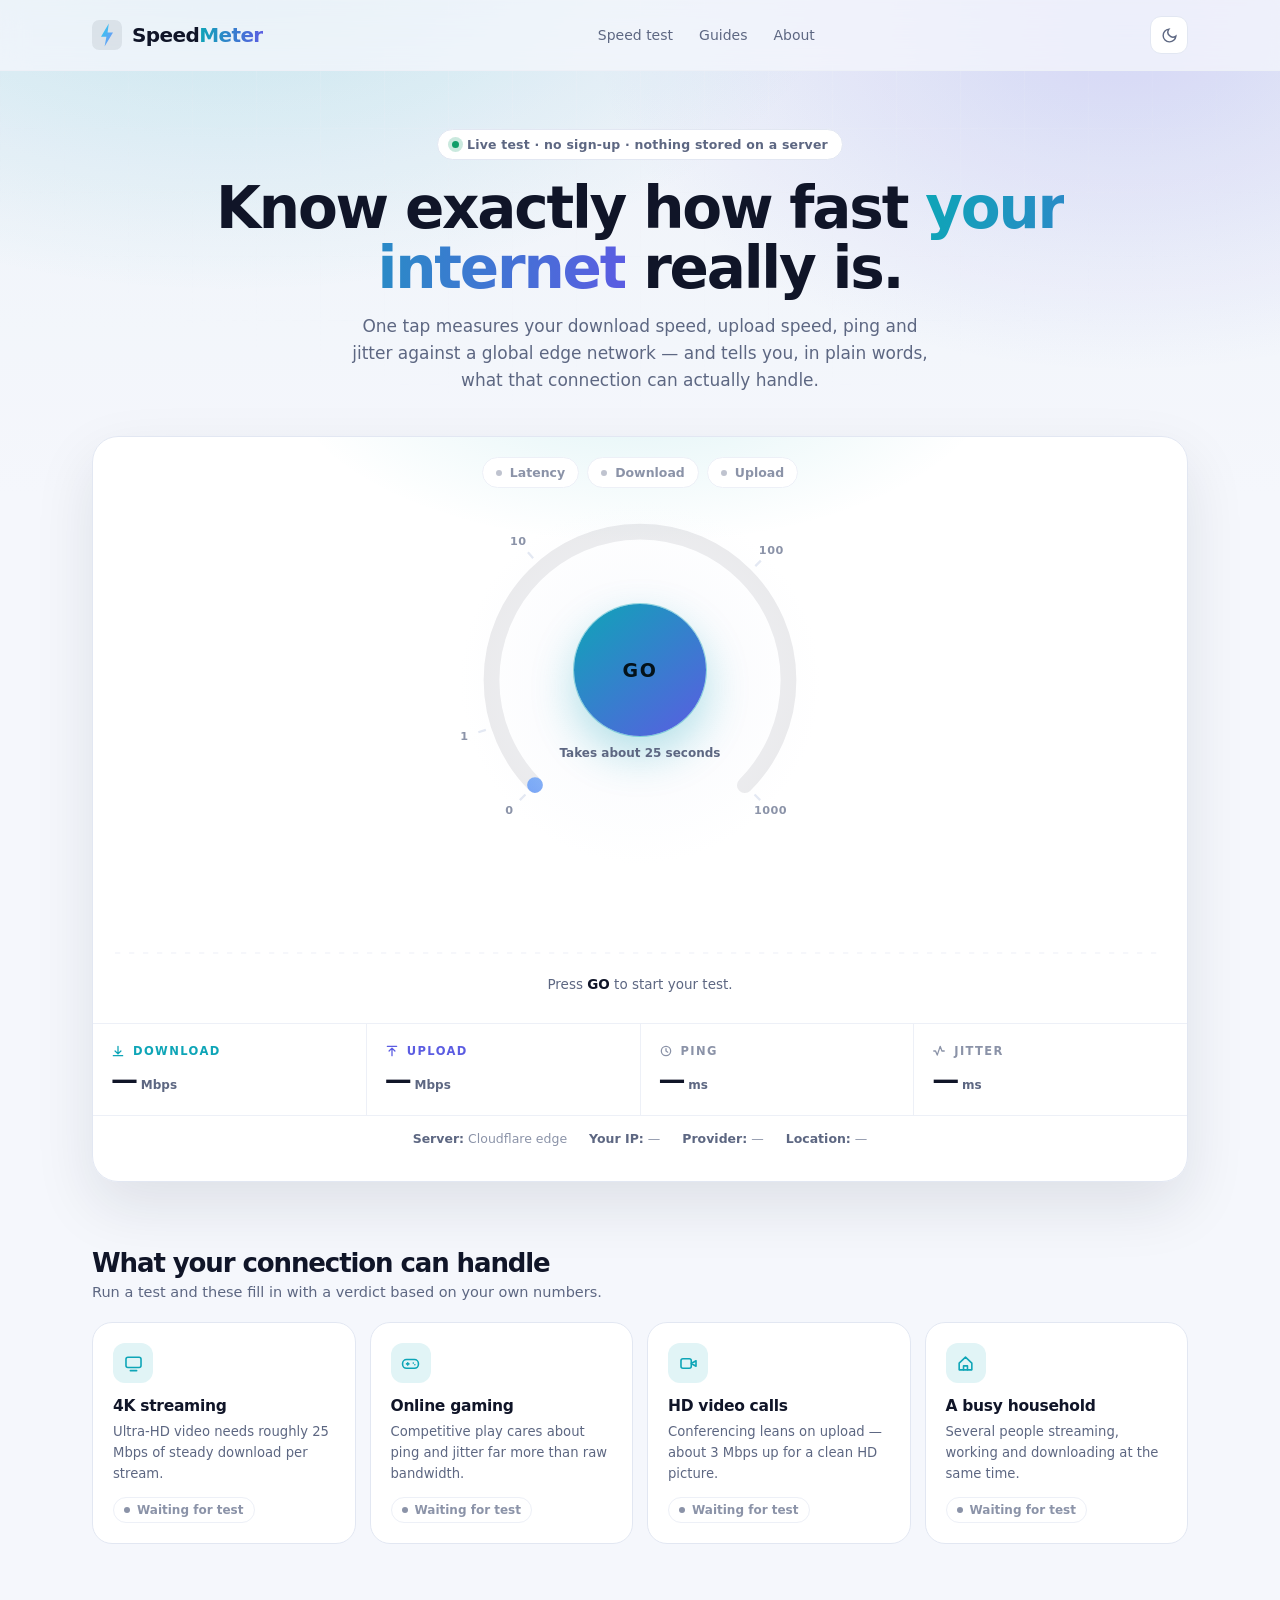
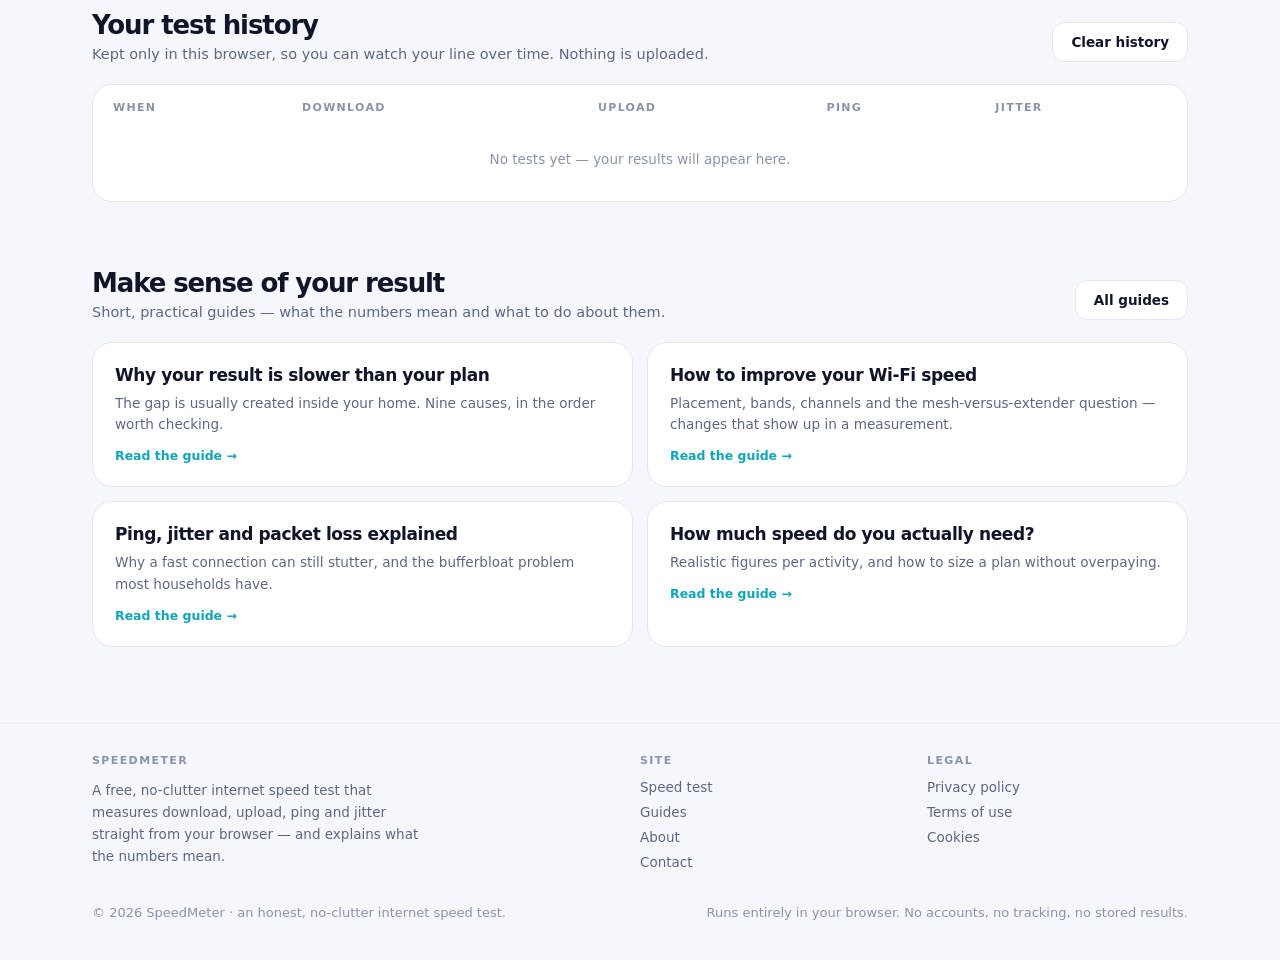
<file: index.html>
<!DOCTYPE html>
<html lang="en" data-theme="dark">
<head>
<meta charset="UTF-8">
<meta name="viewport" content="width=device-width, initial-scale=1.0">
<title>SpeedMeter — Internet Speed Test</title>
<meta name="description" content="SpeedMeter measures your real download speed, upload speed, ping and jitter in seconds. No sign-up, no clutter — just an accurate, beautiful internet speed test.">
<meta name="theme-color" content="#080b14">
<meta property="og:title" content="SpeedMeter — Internet Speed Test">
<meta property="og:description" content="Measure download, upload, ping and jitter in seconds.">
<meta property="og:type" content="website">
<link rel="icon" href="data:image/svg+xml,<svg xmlns='http://www.w3.org/2000/svg' viewBox='0 0 100 100'><rect width='100' height='100' rx='24' fill='%230d1220'/><path d='M56 12 30 56h18l-6 32 28-46H52z' fill='%2322d3ee'/></svg>">
<link rel="stylesheet" href="assets/styles.css">
<script src="assets/theme.js"></script>
<script src="assets/ads.js"></script>
</head>
<body>

<nav class="nav">
  <div class="wrap nav-in">
    <a class="brand" href="#top" aria-label="SpeedMeter home">
      <svg viewBox="0 0 100 100" aria-hidden="true"><rect width="100" height="100" rx="24" fill="currentColor" opacity=".08"/><path d="M56 12 30 56h18l-6 32 28-46H52z" fill="url(#bg1)"/><defs><linearGradient id="bg1" x1="0" y1="0" x2="1" y2="1"><stop offset="0" stop-color="#22d3ee"/><stop offset="1" stop-color="#818cf8"/></linearGradient></defs></svg>
      <span>Speed<em>Meter</em></span>
    </a>
    <div class="nav-links">
      <a href="#top">Speed test</a>
      <a href="guides/index.html">Guides</a>
      <a href="about.html">About</a>
    </div>
    <div class="nav-right">
      <button class="ghost" id="theme" type="button" aria-label="Switch colour theme" title="Switch theme">
        <svg viewBox="0 0 24 24" fill="none" stroke="currentColor" stroke-width="2" stroke-linecap="round"><path d="M21 12.8A9 9 0 1 1 11.2 3a7 7 0 0 0 9.8 9.8Z"/></svg>
      </button>
    </div>
  </div>
</nav>

<main id="top">
<div class="wrap">

  <header class="hero">
    <div class="tag"><i class="dot"></i> Live test · no sign-up · nothing stored on a server</div>
    <h1>Know exactly how fast <em>your internet</em> really is.</h1>
    <p class="sub">One tap measures your download speed, upload speed, ping and jitter against a global edge network — and tells you, in plain words, what that connection can actually handle.</p>
  </header>

  <!-- ============ tester ============ -->
  <section class="tester" aria-labelledby="test-h">
    <h2 id="test-h" class="sr-only" style="position:absolute;width:1px;height:1px;overflow:hidden;clip:rect(0 0 0 0)">Speed test</h2>

    <div class="phases" role="list">
      <div class="phase" id="ph-ping" role="listitem"><i></i> Latency</div>
      <div class="phase" id="ph-down" role="listitem"><i></i> Download</div>
      <div class="phase" id="ph-up" role="listitem"><i></i> Upload</div>
    </div>

    <div class="gauge-wrap">
      <div class="gauge">
        <svg viewBox="0 0 320 320" aria-hidden="true">
          <defs>
            <linearGradient id="grad" x1="0" y1="1" x2="1" y2="0">
              <stop offset="0" stop-color="#22d3ee"/><stop offset="1" stop-color="#818cf8"/>
            </linearGradient>
          </defs>
          <g id="ticks"></g>
          <circle class="arc-track" id="arcTrack" cx="160" cy="160" r="132" fill="none" stroke-width="14" stroke-linecap="round"/>
          <circle class="arc-fill" id="arcFill" cx="160" cy="160" r="132" fill="none" stroke-width="14" stroke-linecap="round"/>
        </svg>
        <div class="readout">
          <div class="num" id="bigNum">—</div>
          <div class="unit" id="bigUnit">Mbps</div>
          <div class="what" id="bigWhat"></div>
        </div>
        <button class="start" id="startBtn" type="button">
          <span class="circle">GO</span>
          <small>Takes about 25 seconds</small>
        </button>
      </div>
    </div>

    <div class="chart" aria-hidden="true">
      <svg viewBox="0 0 600 86" preserveAspectRatio="none">
        <line class="baseline" x1="0" y1="85" x2="600" y2="85"/>
        <path class="series area" id="chartArea" fill="url(#grad)"/>
        <path class="series" id="chartLine" stroke="url(#grad)"/>
      </svg>
    </div>

    <p class="status" id="status" role="status" aria-live="polite">Press <b>GO</b> to start your test.</p>

    <div class="results">
      <div class="stat dl">
        <div class="k"><svg viewBox="0 0 24 24" fill="none" stroke="currentColor" stroke-width="2.2" stroke-linecap="round" stroke-linejoin="round"><path d="M12 4v13m0 0 5-5m-5 5-5-5M4 20h16"/></svg> Download</div>
        <div class="v" id="rDown">—<span>Mbps</span></div>
      </div>
      <div class="stat ul">
        <div class="k"><svg viewBox="0 0 24 24" fill="none" stroke="currentColor" stroke-width="2.2" stroke-linecap="round" stroke-linejoin="round"><path d="M12 20V7m0 0 5 5m-5-5-5 5M4 4h16"/></svg> Upload</div>
        <div class="v" id="rUp">—<span>Mbps</span></div>
      </div>
      <div class="stat">
        <div class="k"><svg viewBox="0 0 24 24" fill="none" stroke="currentColor" stroke-width="2.2" stroke-linecap="round" stroke-linejoin="round"><circle cx="12" cy="12" r="8"/><path d="M12 8v4l3 2"/></svg> Ping</div>
        <div class="v" id="rPing">—<span>ms</span></div>
      </div>
      <div class="stat">
        <div class="k"><svg viewBox="0 0 24 24" fill="none" stroke="currentColor" stroke-width="2.2" stroke-linecap="round" stroke-linejoin="round"><path d="M3 12h3l3 7 5-15 3 8h4"/></svg> Jitter</div>
        <div class="v" id="rJit">—<span>ms</span></div>
      </div>
    </div>

    <div class="meta" id="meta">
      <span><b>Server:</b> <span id="mServer">detecting…</span></span>
      <span><b>Your IP:</b> <span id="mIp">—</span></span>
      <span><b>Provider:</b> <span id="mIsp">—</span></span>
      <span><b>Location:</b> <span id="mLoc">—</span></span>
    </div>

    <div class="actions">
      <button class="btn primary" id="againBtn" type="button" hidden>
        <svg viewBox="0 0 24 24" fill="none" stroke="currentColor" stroke-width="2.2" stroke-linecap="round" stroke-linejoin="round"><path d="M20 12a8 8 0 1 1-2.3-5.6M20 4v5h-5"/></svg>
        Test again
      </button>
      <button class="btn" id="copyBtn" type="button" hidden>
        <svg viewBox="0 0 24 24" fill="none" stroke="currentColor" stroke-width="2.2" stroke-linecap="round" stroke-linejoin="round"><rect x="9" y="9" width="12" height="12" rx="2.5"/><path d="M5 15V5.5A2.5 2.5 0 0 1 7.5 3H15"/></svg>
        Copy results
      </button>
      <button class="btn" id="stopBtn" type="button" hidden>
        <svg viewBox="0 0 24 24" fill="none" stroke="currentColor" stroke-width="2.2" stroke-linecap="round"><rect x="6" y="6" width="12" height="12" rx="2.5"/></svg>
        Stop
      </button>
    </div>
  </section>

  <div class="ad-slot" data-ad-slot="REPLACE-home-1"></div>

  <!-- ============ capability ============ -->
  <section class="block" id="capability">
    <div class="head">
      <div>
        <h2>What your connection can handle</h2>
        <p id="capNote">Run a test and these fill in with a verdict based on your own numbers.</p>
      </div>
    </div>
    <div class="cards" id="capCards">
      <div class="card" data-cap="stream">
        <div class="ic"><svg viewBox="0 0 24 24" fill="none" stroke="currentColor" stroke-width="2" stroke-linecap="round" stroke-linejoin="round"><rect x="2.5" y="4" width="19" height="13" rx="2.5"/><path d="M8 21h8"/></svg></div>
        <h3>4K streaming</h3>
        <p>Ultra-HD video needs roughly 25 Mbps of steady download per stream.</p>
        <span class="verdict"><i></i><span>Waiting for test</span></span>
      </div>
      <div class="card" data-cap="game">
        <div class="ic"><svg viewBox="0 0 24 24" fill="none" stroke="currentColor" stroke-width="2" stroke-linecap="round" stroke-linejoin="round"><rect x="2" y="7" width="20" height="11" rx="5"/><path d="M7 12.5h3M8.5 11v3M15.5 11.5h.01M17.5 13.5h.01"/></svg></div>
        <h3>Online gaming</h3>
        <p>Competitive play cares about ping and jitter far more than raw bandwidth.</p>
        <span class="verdict"><i></i><span>Waiting for test</span></span>
      </div>
      <div class="card" data-cap="call">
        <div class="ic"><svg viewBox="0 0 24 24" fill="none" stroke="currentColor" stroke-width="2" stroke-linecap="round" stroke-linejoin="round"><rect x="2.5" y="6" width="13" height="12" rx="2.5"/><path d="m15.5 12 6-3.5v7l-6-3.5Z"/></svg></div>
        <h3>HD video calls</h3>
        <p>Conferencing leans on upload — about 3 Mbps up for a clean HD picture.</p>
        <span class="verdict"><i></i><span>Waiting for test</span></span>
      </div>
      <div class="card" data-cap="house">
        <div class="ic"><svg viewBox="0 0 24 24" fill="none" stroke="currentColor" stroke-width="2" stroke-linecap="round" stroke-linejoin="round"><path d="M4 11.5 12 4l8 7.5V20H4z"/><path d="M9.5 20v-5h5v5"/></svg></div>
        <h3>A busy household</h3>
        <p>Several people streaming, working and downloading at the same time.</p>
        <span class="verdict"><i></i><span>Waiting for test</span></span>
      </div>
    </div>
  </section>

  <!-- ============ history ============ -->
  <section class="block" id="history">
    <div class="head">
      <div>
        <h2>Your test history</h2>
        <p>Kept only in this browser, so you can watch your line over time. Nothing is uploaded.</p>
      </div>
      <button class="btn" id="clearBtn" type="button">Clear history</button>
    </div>
    <div class="hist-wrap">
      <table>
        <thead><tr><th>When</th><th>Download</th><th>Upload</th><th>Ping</th><th>Jitter</th></tr></thead>
        <tbody id="histBody"></tbody>
      </table>
      <p class="empty" id="histEmpty">No tests yet — your results will appear here.</p>
    </div>
  </section>

  <div class="ad-slot" data-ad-slot="REPLACE-home-2"></div>

  <!-- ============ guides ============ -->
  <section class="block" id="guides">
    <div class="head">
      <div>
        <h2>Make sense of your result</h2>
        <p>Short, practical guides — what the numbers mean and what to do about them.</p>
      </div>
      <a class="btn" href="guides/index.html">All guides</a>
    </div>
    <div class="guide-list">
      <a class="guide" href="guides/why-your-speed-test-is-slower-than-your-plan.html">
        <h3>Why your result is slower than your plan</h3>
        <p>The gap is usually created inside your home. Nine causes, in the order worth checking.</p>
        <span class="more">Read the guide →</span>
      </a>
      <a class="guide" href="guides/improve-your-wifi-speed.html">
        <h3>How to improve your Wi-Fi speed</h3>
        <p>Placement, bands, channels and the mesh-versus-extender question — changes that show up in a measurement.</p>
        <span class="more">Read the guide →</span>
      </a>
      <a class="guide" href="guides/ping-jitter-packet-loss-explained.html">
        <h3>Ping, jitter and packet loss explained</h3>
        <p>Why a fast connection can still stutter, and the bufferbloat problem most households have.</p>
        <span class="more">Read the guide →</span>
      </a>
      <a class="guide" href="guides/how-much-internet-speed-do-you-need.html">
        <h3>How much speed do you actually need?</h3>
        <p>Realistic figures per activity, and how to size a plan without overpaying.</p>
        <span class="more">Read the guide →</span>
      </a>
    </div>
  </section>

</div>
</main>

<footer>
  <div class="wrap">
    <div class="foot-nav">
      <div>
        <h4>SpeedMeter</h4>
        <p class="blurb">A free, no-clutter internet speed test that measures download, upload, ping and jitter straight from your browser — and explains what the numbers mean.</p>
      </div>
      <div>
        <h4>Site</h4>
        <ul>
          <li><a href="index.html">Speed test</a></li>
          <li><a href="guides/index.html">Guides</a></li>
          <li><a href="about.html">About</a></li>
          <li><a href="contact.html">Contact</a></li>
        </ul>
      </div>
      <div>
        <h4>Legal</h4>
        <ul>
          <li><a href="privacy.html">Privacy policy</a></li>
          <li><a href="terms.html">Terms of use</a></li>
          <li><a href="privacy.html#cookies">Cookies</a></li>
        </ul>
      </div>
    </div>
    <div class="foot-in">
      <div>&copy; <span id="year">2026</span> SpeedMeter · an honest, no-clutter internet speed test.</div>
      <div>Runs entirely in your browser. No accounts, no tracking, no stored results.</div>
    </div>
  </div>
</footer>

<div class="toast" id="toast"></div>

<script>
(function(){
"use strict";

/* ---------------------------------------------------------------
   SpeedMeter — client-side speed test.
   Measurements run against Cloudflare's public speed-test edge
   endpoints; nothing is sent to a SpeedMeter server (there isn't one).
----------------------------------------------------------------*/
var CF = "https://speed.cloudflare.com";

var $ = function(id){ return document.getElementById(id); };
var startBtn = $("startBtn"), againBtn = $("againBtn"), copyBtn = $("copyBtn"), stopBtn = $("stopBtn");
var bigNum = $("bigNum"), bigUnit = $("bigUnit"), bigWhat = $("bigWhat"), statusEl = $("status");
var arcFill = $("arcFill"), arcTrack = $("arcTrack");
var chartLine = $("chartLine"), chartArea = $("chartArea");

var R = 132, CIRC = 2 * Math.PI * R, SWEEP = 0.75;   /* 270° gauge */
var MAXBAR = 1000;                                    /* top of the log scale, Mbps */
var state = { running:false, ctrl:null, cancelled:false, results:null };

/* ---------------- gauge ---------------- */
arcTrack.setAttribute("stroke-dasharray", (CIRC * SWEEP) + " " + CIRC);
arcTrack.setAttribute("transform", "rotate(135 160 160)");
arcFill.setAttribute("stroke-dasharray", "0 " + CIRC);
arcFill.setAttribute("transform", "rotate(135 160 160)");

function scale(mbps){                                 /* log scale keeps 1–1000 readable */
  if(!(mbps > 0)) return 0;
  return Math.min(1, Math.log10(1 + mbps) / Math.log10(1 + MAXBAR));
}
function setArc(frac){
  frac = Math.max(0, Math.min(1, frac || 0));
  arcFill.setAttribute("stroke-dasharray", (CIRC * SWEEP * frac) + " " + CIRC);
}
(function ticks(){
  var g = $("ticks"), marks = [0, 1, 10, 100, 1000], i, f, a, x1, y1, x2, y2, tx, ty, ln, tl;
  for(i = 0; i < marks.length; i++){
    f = scale(marks[i]);
    a = (135 + 270 * f) * Math.PI / 180;
    x1 = 160 + 144 * Math.cos(a); y1 = 160 + 144 * Math.sin(a);
    x2 = 160 + 151 * Math.cos(a); y2 = 160 + 151 * Math.sin(a);
    tx = 160 + 164 * Math.cos(a);  ty = 160 + 164 * Math.sin(a);
    ln = document.createElementNS("http://www.w3.org/2000/svg", "line");
    ln.setAttribute("class", "tick");
    ln.setAttribute("x1", x1.toFixed(1)); ln.setAttribute("y1", y1.toFixed(1));
    ln.setAttribute("x2", x2.toFixed(1)); ln.setAttribute("y2", y2.toFixed(1));
    g.appendChild(ln);
    tl = document.createElementNS("http://www.w3.org/2000/svg", "text");
    tl.setAttribute("class", "tick-label");
    tl.setAttribute("x", tx.toFixed(1)); tl.setAttribute("y", (ty + 3).toFixed(1));
    tl.setAttribute("text-anchor", "middle");
    tl.textContent = marks[i];
    g.appendChild(tl);
  }
})();

/* ---------------- smoothing ----------------
   Raw per-tick throughput is spiky; the displayed figure is an
   exponential average so the gauge reads steadily. Final results
   are always computed from raw byte counts, never from this. */
var smoothed = null;
function smoothReset(){ smoothed = null; }
function smoothVal(v){
  if(!isFinite(v) || v < 0) v = 0;
  smoothed = (smoothed === null) ? v : smoothed + (v - smoothed) * 0.35;
  return smoothed;
}

/* ---------------- live chart ---------------- */
var series = [], MAXPTS = 140;
function pushPoint(mbps){
  series.push(scale(mbps));
  if(series.length > MAXPTS) series.shift();
  drawChart();
}
function clearChart(){ series = []; chartLine.setAttribute("d", ""); chartArea.setAttribute("d", ""); }
function drawChart(){
  if(series.length < 2){ chartLine.setAttribute("d", ""); chartArea.setAttribute("d", ""); return; }
  var w = 600, h = 86, d = "", i, x, y;
  for(i = 0; i < series.length; i++){
    x = (i / (MAXPTS - 1)) * w;
    y = h - 4 - series[i] * (h - 12);
    d += (i ? "L" : "M") + x.toFixed(1) + " " + y.toFixed(1);
  }
  chartLine.setAttribute("d", d);
  chartArea.setAttribute("d", d + "L" + (((series.length - 1) / (MAXPTS - 1)) * w).toFixed(1) + " " + h + "L0 " + h + "Z");
}

/* ---------------- formatting ---------------- */
function fmt(n){
  if(!isFinite(n)) return "—";
  if(n >= 100) return Math.round(n).toString();
  if(n >= 10)  return n.toFixed(1);
  return n.toFixed(2);
}
function fmtMs(n){ return !isFinite(n) ? "—" : (n >= 100 ? Math.round(n).toString() : n.toFixed(1)); }
function setStat(id, value, unit){
  $(id).innerHTML = value + "<span>" + unit + "</span>";
}
function setPhase(which, status){
  ["ping","down","up"].forEach(function(p){
    var el = $("ph-" + p);
    el.classList.remove("active", "done");
    if(status && status[p]) el.classList.add(status[p]);
  });
  if(which) $("ph-" + which).classList.add("active");
}
function sleep(ms){ return new Promise(function(r){ setTimeout(r, ms); }); }
function aborted(ctrl){ return ctrl.signal.aborted; }

/* ---------------- latency ---------------- */
function measureLatency(ctrl, onTick){
  var samples = [], N = 14;
  function step(i){
    if(i >= N || aborted(ctrl)) return Promise.resolve(samples);
    var t0 = performance.now();
    return fetch(CF + "/__down?bytes=0&r=" + Math.random(), { cache:"no-store", signal:ctrl.signal })
      .then(function(res){ return res.arrayBuffer().then(function(){ return res; }); })
      .then(function(){
        var rtt = performance.now() - t0;
        samples.push(rtt);
        if(onTick) onTick(Math.min.apply(null, samples), (i + 1) / N);
        return sleep(60).then(function(){ return step(i + 1); });
      });
  }
  return step(0).then(function(all){
    if(all.length < 3) throw new Error("latency failed");
    var sorted = all.slice().sort(function(a, b){ return a - b; });
    var keep = sorted.slice(0, Math.max(3, sorted.length - 3));
    var ping = keep[Math.floor(keep.length / 2)];
    var j = 0, i;
    for(i = 1; i < all.length; i++) j += Math.abs(all[i] - all[i - 1]);
    return { ping: ping, jitter: all.length > 1 ? j / (all.length - 1) : 0 };
  });
}

/* ---------------- download ---------------- */
function measureDownload(ctrl, onTick){
  var DURATION = 10000, STREAMS = 5, CHUNK = 26214400, WARMUP = 1500;
  var bytes = 0, errors = 0, t0 = performance.now();
  var warmBytes = null, warmT = null, lastBytes = 0, lastT = t0;
  var expired = function(){ return performance.now() - t0 >= DURATION; };

  var timer = setInterval(function(){
    var now = performance.now(), dt = (now - lastT) / 1000;
    if(dt <= 0) return;
    var inst = ((bytes - lastBytes) * 8) / dt / 1e6;
    lastBytes = bytes; lastT = now;
    if(warmBytes === null && now - t0 >= WARMUP){ warmBytes = bytes; warmT = now; }
    onTick(inst, Math.min(1, (now - t0) / DURATION));
  }, 140);

  function stream(){
    if(expired() || aborted(ctrl)) return Promise.resolve();
    return fetch(CF + "/__down?bytes=" + CHUNK + "&r=" + Math.random(), { cache:"no-store", signal:ctrl.signal })
      .then(function(res){
        if(!res.ok) throw new Error("HTTP " + res.status);
        if(!res.body || !res.body.getReader){          /* no streams: count in one go */
          return res.arrayBuffer().then(function(buf){ bytes += buf.byteLength; });
        }
        var reader = res.body.getReader();
        return (function pump(){
          return reader.read().then(function(r){
            if(r.done) return;
            bytes += r.value.byteLength;
            if(expired() || aborted(ctrl)) return reader.cancel().catch(function(){});
            return pump();
          });
        })();
      })
      .catch(function(err){
        if(aborted(ctrl)) return;
        errors++;
        if(errors > 6) throw err;
        return sleep(150);
      })
      .then(function(){ return stream(); });
  }

  var runners = [], i;
  for(i = 0; i < STREAMS; i++) runners.push(stream());
  return Promise.all(runners).then(function(){
    clearInterval(timer);
    if(aborted(ctrl)) return { mbps: 0, bytes: bytes };
    if(!bytes) throw new Error("no data received");
    var now = performance.now(), useBytes, useMs;
    if(warmBytes !== null && now - warmT > 1200){ useBytes = bytes - warmBytes; useMs = now - warmT; }
    else { useBytes = bytes; useMs = now - t0; }
    return { mbps: (useBytes * 8) / (useMs / 1000) / 1e6, bytes: bytes };
  }, function(err){ clearInterval(timer); throw err; });
}

/* ---------------- upload ---------------- */
function randomPayload(size){
  var buf = new Uint8Array(size), step = 65536, i;
  for(i = 0; i < size; i += step) crypto.getRandomValues(buf.subarray(i, Math.min(i + step, size)));
  return new Blob([buf], { type:"application/octet-stream" });
}
function measureUpload(ctrl, onTick){
  var DURATION = 9000, STREAMS = 3, SIZE = 6 * 1024 * 1024, WARMUP = 1500;
  var payload = randomPayload(SIZE);
  var bytes = 0, errors = 0, t0 = performance.now();
  var warmBytes = null, warmT = null, lastBytes = 0, lastT = t0;
  var expired = function(){ return performance.now() - t0 >= DURATION; };

  var timer = setInterval(function(){
    var now = performance.now(), dt = (now - lastT) / 1000;
    if(dt <= 0) return;
    var inst = ((bytes - lastBytes) * 8) / dt / 1e6;
    lastBytes = bytes; lastT = now;
    if(warmBytes === null && now - t0 >= WARMUP){ warmBytes = bytes; warmT = now; }
    onTick(inst, Math.min(1, (now - t0) / DURATION));
  }, 140);

  function once(){
    return new Promise(function(resolve, reject){
      var xhr = new XMLHttpRequest(), seen = 0;
      var onAbort = function(){ try{ xhr.abort(); }catch(e){} };
      ctrl.signal.addEventListener("abort", onAbort);
      var done = function(fn, arg){ ctrl.signal.removeEventListener("abort", onAbort); fn(arg); };
      xhr.open("POST", CF + "/__up?r=" + Math.random(), true);
      xhr.setRequestHeader("Content-Type", "application/octet-stream");
      xhr.upload.onprogress = function(e){
        if(e.loaded > seen){ bytes += e.loaded - seen; seen = e.loaded; }
      };
      xhr.onload  = function(){
        /* some browsers report upload progress coarsely, or not at all —
           reconcile the request's full payload once the server has taken it */
        if(seen < SIZE){ bytes += SIZE - seen; seen = SIZE; }
        done(resolve);
      };
      xhr.onabort = function(){ done(resolve); };
      xhr.onerror = function(){ done(reject, new Error("upload failed")); };
      xhr.ontimeout = function(){ done(reject, new Error("upload timed out")); };
      xhr.send(payload);
    });
  }
  function stream(){
    if(expired() || aborted(ctrl)) return Promise.resolve();
    return once().catch(function(err){
      if(aborted(ctrl)) return;
      errors++;
      if(errors > 4) throw err;
      return sleep(150);
    }).then(function(){ return stream(); });
  }

  var runners = [], i;
  for(i = 0; i < STREAMS; i++) runners.push(stream());
  return Promise.all(runners).then(function(){
    clearInterval(timer);
    if(aborted(ctrl)) return { mbps: 0 };
    if(!bytes) throw new Error("no data sent");
    var now = performance.now(), useBytes, useMs;
    if(warmBytes !== null && now - warmT > 1200){ useBytes = bytes - warmBytes; useMs = now - warmT; }
    else { useBytes = bytes; useMs = now - t0; }
    return { mbps: (useBytes * 8) / (useMs / 1000) / 1e6 };
  }, function(err){ clearInterval(timer); throw err; });
}

/* ---------------- connection details ---------------- */
function loadMeta(){
  fetch(CF + "/meta", { cache:"no-store" })
    .then(function(r){ return r.json(); })
    .then(function(m){
      var place = [m.city, m.country].filter(Boolean).join(", ");
      $("mServer").textContent = m.colo ? ("Cloudflare edge · " + m.colo) : "Cloudflare edge";
      $("mIp").textContent = m.clientIp || "hidden";
      $("mIsp").textContent = m.asOrganization || "unknown";
      $("mLoc").textContent = place || "unknown";
    })
    .catch(function(){ $("mServer").textContent = "Cloudflare edge"; });
}

/* ---------------- verdicts ---------------- */
function grade(d, u, p){
  if(d >= 200 && u >= 20 && p <= 40) return "Excellent";
  if(d >= 100 && u >= 10 && p <= 70) return "Very good";
  if(d >= 25  && u >= 3)             return "Good";
  if(d >= 10)                        return "Usable";
  return "Slow";
}
function capability(d, u, p, j){
  return {
    stream: d >= 100 ? ["ok","Several 4K streams at once"]
          : d >= 25  ? ["ok","One 4K stream, easily"]
          : d >= 10  ? ["mid","HD is fine, 4K will buffer"]
                     : ["no","Expect buffering above SD"],
    game:   (p <= 35 && j <= 12) ? ["ok","Low, steady latency"]
          : (p <= 70 && j <= 30) ? ["mid","Fine for casual play"]
                                 : ["no","Noticeable lag in fast games"],
    call:   (u >= 5 && p <= 70) ? ["ok","HD calls, room to spare"]
          : u >= 3              ? ["ok","HD calls should hold up"]
          : u >= 1.5            ? ["mid","SD calls only"]
                                : ["no","Calls will drop frames"],
    house:  (d >= 200 && u >= 20) ? ["ok","Handles a full house"]
          : d >= 75               ? ["ok","Three or four heavy users"]
          : d >= 25               ? ["mid","Fine for one or two people"]
                                  : ["no","Will feel tight when shared"]
  };
}
function paintCapability(d, u, p, j){
  var caps = capability(d, u, p, j);
  Object.keys(caps).forEach(function(key){
    var card = document.querySelector('[data-cap="' + key + '"]');
    if(!card) return;
    var v = card.querySelector(".verdict");
    v.className = "verdict " + caps[key][0];
    v.querySelector("span").textContent = caps[key][1];
  });
  $("capNote").textContent = "Based on your last test: " + fmt(d) + " Mbps down, " + fmt(u) +
    " Mbps up, " + fmtMs(p) + " ms ping.";
}

/* ---------------- history ---------------- */
var HKEY = "speedmeter.history.v1";
function readHistory(){
  try{ return JSON.parse(localStorage.getItem(HKEY) || "[]"); }catch(e){ return []; }
}
function saveHistory(entry){
  try{
    var list = readHistory();
    list.unshift(entry);
    localStorage.setItem(HKEY, JSON.stringify(list.slice(0, 8)));
  }catch(e){}
  renderHistory();
}
function renderHistory(){
  var list = readHistory(), body = $("histBody"), empty = $("histEmpty");
  body.innerHTML = "";
  if(!list.length){ empty.style.display = "block"; return; }
  empty.style.display = "none";
  list.forEach(function(r){
    var when = new Date(r.t);
    var tr = document.createElement("tr");
    tr.innerHTML = "<td>" + when.toLocaleDateString(undefined, { month:"short", day:"numeric" }) + " · " +
      when.toLocaleTimeString(undefined, { hour:"2-digit", minute:"2-digit" }) + "</td>" +
      "<td>" + fmt(r.down) + " Mbps</td><td>" + fmt(r.up) + " Mbps</td>" +
      "<td>" + fmtMs(r.ping) + " ms</td><td>" + fmtMs(r.jitter) + " ms</td>";
    body.appendChild(tr);
  });
}

/* ---------------- the run ---------------- */
function resetUI(){
  clearChart();
  setArc(0);
  bigNum.textContent = "—"; bigUnit.textContent = "Mbps"; bigWhat.textContent = "";
  setStat("rDown", "—", "Mbps"); setStat("rUp", "—", "Mbps");
  setStat("rPing", "—", "ms");   setStat("rJit", "—", "ms");
  setPhase(null, {});
}

function runTest(){
  if(state.running) return;
  state.running = true; state.cancelled = false;
  state.ctrl = new AbortController();
  var ctrl = state.ctrl, out = { t: Date.now() };

  startBtn.hidden = true; againBtn.hidden = true; copyBtn.hidden = true; stopBtn.hidden = false;
  resetUI();
  loadMeta();

  statusEl.innerHTML = "Measuring latency…";
  setPhase("ping", {});
  bigUnit.textContent = "ms";
  bigWhat.textContent = "round trip";

  measureLatency(ctrl, function(best, frac){
    bigNum.textContent = fmtMs(best);
    setArc(frac);
  })
  .then(function(lat){
    if(aborted(ctrl)) throw { name:"AbortError" };
    out.ping = lat.ping; out.jitter = lat.jitter;
    setStat("rPing", fmtMs(lat.ping), "ms");
    setStat("rJit", fmtMs(lat.jitter), "ms");
    setPhase("down", { ping:"done" });
    statusEl.innerHTML = "Pulling data down — <b>hold on</b>…";
    bigUnit.textContent = "Mbps"; bigWhat.textContent = "download";
    setArc(0); clearChart();
    smoothReset();
    return measureDownload(ctrl, function(inst, frac){
      var shown = smoothVal(inst);
      bigNum.textContent = fmt(shown);
      setArc(scale(shown));
      pushPoint(shown);
      statusEl.innerHTML = "Download test — <b>" + Math.round(frac * 100) + "%</b>";
    });
  })
  .then(function(dl){
    if(aborted(ctrl)) throw { name:"AbortError" };
    out.down = dl.mbps;
    setStat("rDown", fmt(dl.mbps), "Mbps");
    bigNum.textContent = fmt(dl.mbps);
    setArc(scale(dl.mbps));
    setPhase("up", { ping:"done", down:"done" });
    statusEl.innerHTML = "Now pushing data up…";
    bigWhat.textContent = "upload";
    setArc(0); clearChart();
    smoothReset();
    return measureUpload(ctrl, function(inst, frac){
      var shown = smoothVal(inst);
      bigNum.textContent = fmt(shown);
      setArc(scale(shown));
      pushPoint(shown);
      statusEl.innerHTML = "Upload test — <b>" + Math.round(frac * 100) + "%</b>";
    });
  })
  .then(function(ul){
    if(aborted(ctrl)) throw { name:"AbortError" };
    out.up = ul.mbps;
    setStat("rUp", fmt(ul.mbps), "Mbps");
    setPhase(null, { ping:"done", down:"done", up:"done" });

    bigNum.textContent = fmt(out.down);
    bigUnit.textContent = "Mbps";
    bigWhat.textContent = "download";
    setArc(scale(out.down));

    state.results = out;
    statusEl.innerHTML = "<b>" + grade(out.down, out.up, out.ping) + " connection</b> — " +
      fmt(out.down) + " Mbps down, " + fmt(out.up) + " Mbps up, " + fmtMs(out.ping) + " ms ping.";
    paintCapability(out.down, out.up, out.ping, out.jitter);
    saveHistory(out);
    copyBtn.hidden = false;
  })
  .catch(function(err){
    if(err && (err.name === "AbortError" || state.cancelled)){
      statusEl.innerHTML = "Test stopped. Press <b>Test again</b> whenever you're ready.";
    }else{
      statusEl.innerHTML = "Couldn't finish the test — the edge server was unreachable. " +
        "Check your connection (or a blocking extension) and try again.";
    }
    setPhase(null, {});
  })
  .then(function(){
    state.running = false;
    stopBtn.hidden = true;
    againBtn.hidden = false;
  });
}

/* ---------------- wiring ---------------- */
startBtn.addEventListener("click", runTest);
againBtn.addEventListener("click", runTest);
stopBtn.addEventListener("click", function(){
  if(!state.running) return;
  state.cancelled = true;
  state.ctrl.abort();
});
$("clearBtn").addEventListener("click", function(){
  try{ localStorage.removeItem(HKEY); }catch(e){}
  renderHistory();
  toast("History cleared");
});
copyBtn.addEventListener("click", function(){
  var r = state.results;
  if(!r) return;
  var text = "SpeedMeter speed test — " + new Date(r.t).toLocaleString() + "\n" +
    "Download: " + fmt(r.down) + " Mbps\n" +
    "Upload:   " + fmt(r.up) + " Mbps\n" +
    "Ping:     " + fmtMs(r.ping) + " ms\n" +
    "Jitter:   " + fmtMs(r.jitter) + " ms";
  var ok = function(){ toast("Results copied"); };
  if(navigator.clipboard && navigator.clipboard.writeText){
    navigator.clipboard.writeText(text).then(ok, function(){ fallbackCopy(text, ok); });
  }else fallbackCopy(text, ok);
});
function fallbackCopy(text, done){
  var ta = document.createElement("textarea");
  ta.value = text; ta.style.position = "fixed"; ta.style.opacity = "0";
  document.body.appendChild(ta); ta.select();
  try{ document.execCommand("copy"); done(); }catch(e){ toast("Copy failed"); }
  document.body.removeChild(ta);
}

var toastEl = $("toast"), toastTimer;
function toast(msg){
  toastEl.textContent = msg;
  toastEl.classList.add("show");
  clearTimeout(toastTimer);
  toastTimer = setTimeout(function(){ toastEl.classList.remove("show"); }, 1900);
}


/* space / enter starts a test when nothing else is focused */
document.addEventListener("keydown", function(e){
  if(e.key !== " " && e.key !== "Enter") return;
  var t = e.target.tagName;
  if(t === "BUTTON" || t === "INPUT" || t === "TEXTAREA" || t === "A") return;
  if(state.running) return;
  e.preventDefault();
  runTest();
});

renderHistory();
loadMeta();
})();
</script>
</body>
</html>
</file>
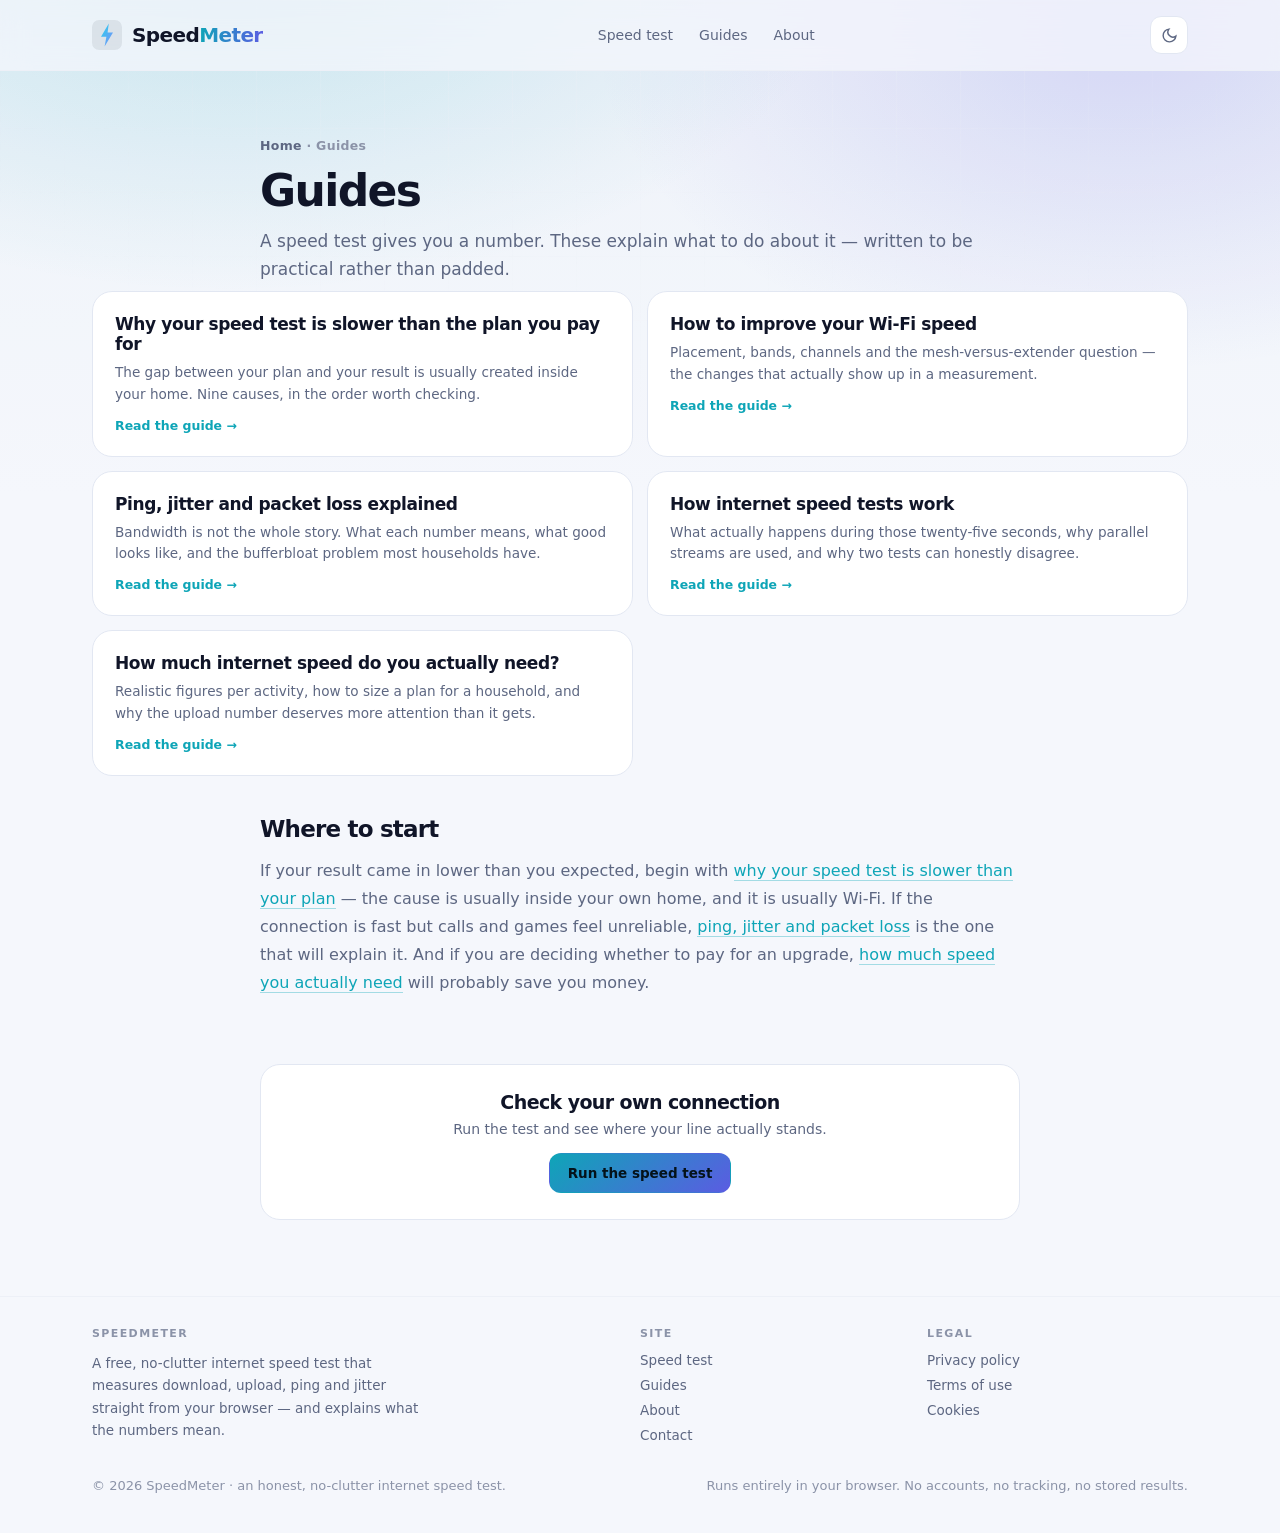
<file: guides/index.html>
<!DOCTYPE html>
<html lang="en" data-theme="dark">
<head>
<meta charset="UTF-8">
<meta name="viewport" content="width=device-width, initial-scale=1.0">
<title>Internet speed guides — SpeedMeter</title>
<meta name="description" content="Practical guides to internet speed: why your test is slower than your plan, how to improve Wi-Fi, what ping and jitter mean, and how much speed you actually need.">
<meta name="theme-color" content="#080b14">
<meta property="og:title" content="Internet speed guides — SpeedMeter">
<meta property="og:description" content="Practical guides to internet speed: why your test is slower than your plan, how to improve Wi-Fi, what ping and jitter mean, and how much speed you actually need.">
<meta property="og:type" content="website">
<link rel="icon" href="data:image/svg+xml,<svg xmlns='http://www.w3.org/2000/svg' viewBox='0 0 100 100'><rect width='100' height='100' rx='24' fill='%230d1220'/><path d='M56 12 30 56h18l-6 32 28-46H52z' fill='%2322d3ee'/></svg>">
<link rel="stylesheet" href="../assets/styles.css">
<script src="../assets/theme.js"></script>
<script src="../assets/ads.js"></script>
</head>
<body>

<nav class="nav">
  <div class="wrap nav-in">
    <a class="brand" href="../index.html" aria-label="SpeedMeter home">
      <svg viewBox="0 0 100 100" aria-hidden="true"><rect width="100" height="100" rx="24" fill="currentColor" opacity=".08"/><path d="M56 12 30 56h18l-6 32 28-46H52z" fill="url(#bg1)"/><defs><linearGradient id="bg1" x1="0" y1="0" x2="1" y2="1"><stop offset="0" stop-color="#22d3ee"/><stop offset="1" stop-color="#818cf8"/></linearGradient></defs></svg>
      <span>Speed<em>Meter</em></span>
    </a>
    <div class="nav-links">
      <a href="../index.html">Speed test</a>
      <a href="../guides/index.html">Guides</a>
      <a href="../about.html">About</a>
    </div>
    <div class="nav-right">
      <button class="ghost" id="theme" type="button" aria-label="Switch colour theme" title="Switch theme">
        <svg viewBox="0 0 24 24" fill="none" stroke="currentColor" stroke-width="2" stroke-linecap="round"><path d="M21 12.8A9 9 0 1 1 11.2 3a7 7 0 0 0 9.8 9.8Z"/></svg>
      </button>
    </div>
  </div>
</nav>

<main>
<div class="wrap">
  <header class="page-head">
    <p class="crumb"><a href="../index.html">Home</a> · Guides</p>
    <h1>Guides</h1>
    <p class="lede">A speed test gives you a number. These explain what to do about it — written to be practical rather than padded.</p>
  </header>
  <div class="guide-list">
    <a class="guide" href="why-your-speed-test-is-slower-than-your-plan.html">
      <h3>Why your speed test is slower than the plan you pay for</h3>
      <p>The gap between your plan and your result is usually created inside your home. Nine causes, in the order worth checking.</p>
      <span class="more">Read the guide →</span>
    </a>
    <a class="guide" href="improve-your-wifi-speed.html">
      <h3>How to improve your Wi-Fi speed</h3>
      <p>Placement, bands, channels and the mesh-versus-extender question — the changes that actually show up in a measurement.</p>
      <span class="more">Read the guide →</span>
    </a>
    <a class="guide" href="ping-jitter-packet-loss-explained.html">
      <h3>Ping, jitter and packet loss explained</h3>
      <p>Bandwidth is not the whole story. What each number means, what good looks like, and the bufferbloat problem most households have.</p>
      <span class="more">Read the guide →</span>
    </a>
    <a class="guide" href="how-internet-speed-tests-work.html">
      <h3>How internet speed tests work</h3>
      <p>What actually happens during those twenty-five seconds, why parallel streams are used, and why two tests can honestly disagree.</p>
      <span class="more">Read the guide →</span>
    </a>
    <a class="guide" href="how-much-internet-speed-do-you-need.html">
      <h3>How much internet speed do you actually need?</h3>
      <p>Realistic figures per activity, how to size a plan for a household, and why the upload number deserves more attention than it gets.</p>
      <span class="more">Read the guide →</span>
    </a>
  </div>
  <div class="ad-slot" data-ad-slot="REPLACE-guides"></div>
  <div class="prose">
    <h2>Where to start</h2>
    <p>If your result came in lower than you expected, begin with <a href="why-your-speed-test-is-slower-than-your-plan.html">why your speed test is slower than your plan</a> — the cause is usually inside your own home, and it is usually Wi-Fi. If the connection is fast but calls and games feel unreliable, <a href="ping-jitter-packet-loss-explained.html">ping, jitter and packet loss</a> is the one that will explain it. And if you are deciding whether to pay for an upgrade, <a href="how-much-internet-speed-do-you-need.html">how much speed you actually need</a> will probably save you money.</p>
  </div>
  <div class="cta">
    <h3>Check your own connection</h3>
    <p>Run the test and see where your line actually stands.</p>
    <a class="btn primary" href="../index.html">Run the speed test</a>
  </div>

</div>
</main>

<footer>
  <div class="wrap">
    <div class="foot-nav">
      <div>
        <h4>SpeedMeter</h4>
        <p class="blurb">A free, no-clutter internet speed test that measures download, upload, ping and jitter straight from your browser — and explains what the numbers mean.</p>
      </div>
      <div>
        <h4>Site</h4>
        <ul>
          <li><a href="../index.html">Speed test</a></li>
          <li><a href="../guides/index.html">Guides</a></li>
          <li><a href="../about.html">About</a></li>
          <li><a href="../contact.html">Contact</a></li>
        </ul>
      </div>
      <div>
        <h4>Legal</h4>
        <ul>
          <li><a href="../privacy.html">Privacy policy</a></li>
          <li><a href="../terms.html">Terms of use</a></li>
          <li><a href="../privacy.html#cookies">Cookies</a></li>
        </ul>
      </div>
    </div>
    <div class="foot-in">
      <div>&copy; <span id="year">2026</span> SpeedMeter · an honest, no-clutter internet speed test.</div>
      <div>Runs entirely in your browser. No accounts, no tracking, no stored results.</div>
    </div>
  </div>
</footer>

</body>
</html>
</file>
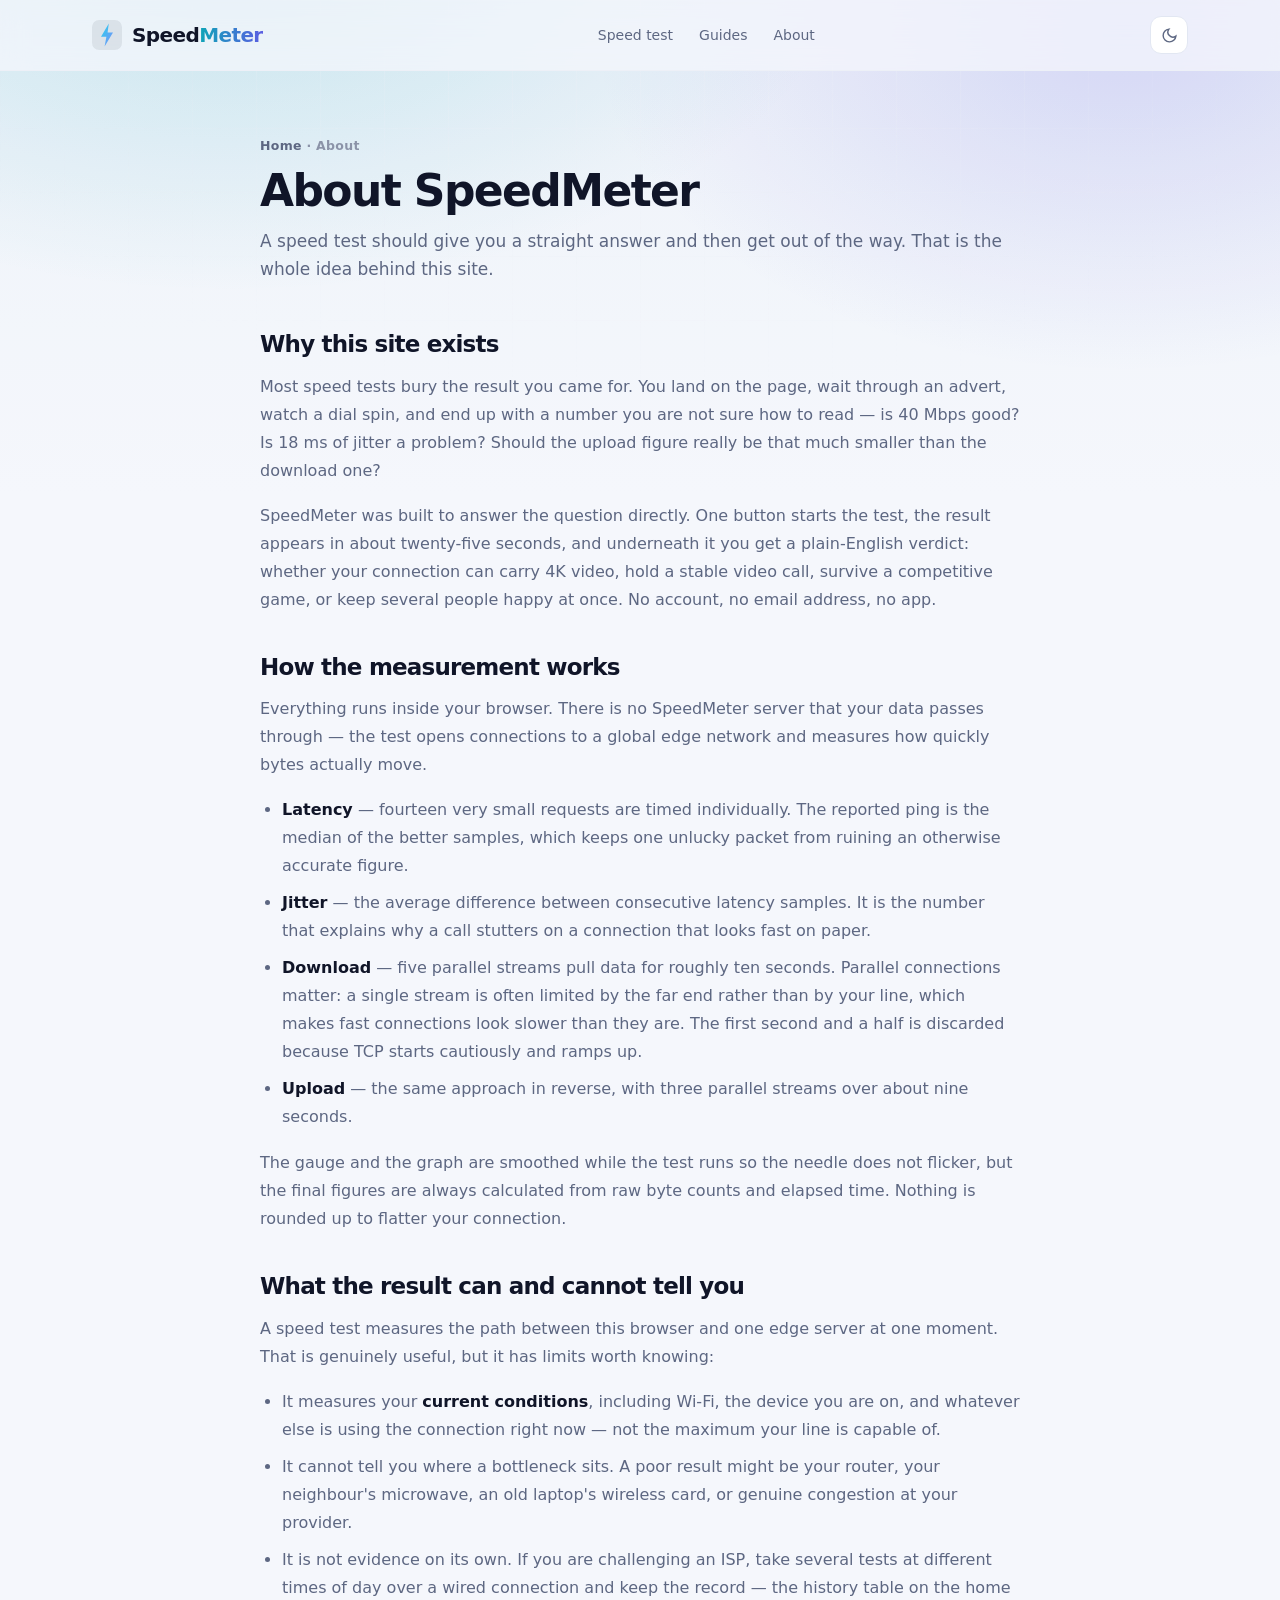
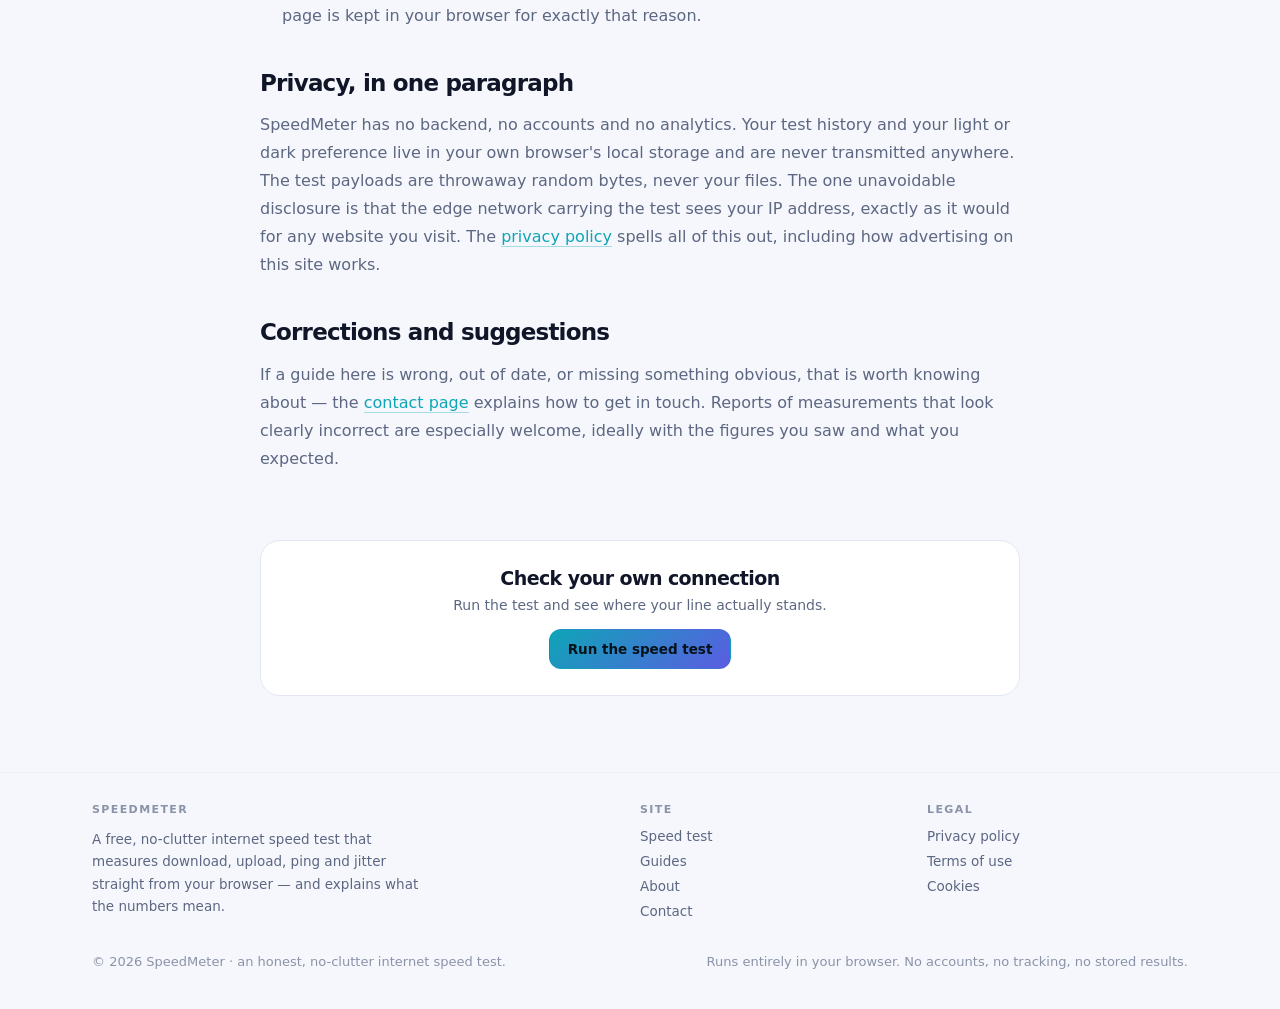
<file: about.html>
<!DOCTYPE html>
<html lang="en" data-theme="dark">
<head>
<meta charset="UTF-8">
<meta name="viewport" content="width=device-width, initial-scale=1.0">
<title>About SpeedMeter — who we are and how the test works</title>
<meta name="description" content="SpeedMeter is a free browser-based internet speed test. Here is who runs it, how the measurements are taken, and what the numbers do and do not tell you.">
<meta name="theme-color" content="#080b14">
<meta property="og:title" content="About SpeedMeter — who we are and how the test works">
<meta property="og:description" content="SpeedMeter is a free browser-based internet speed test. Here is who runs it, how the measurements are taken, and what the numbers do and do not tell you.">
<meta property="og:type" content="website">
<link rel="icon" href="data:image/svg+xml,<svg xmlns='http://www.w3.org/2000/svg' viewBox='0 0 100 100'><rect width='100' height='100' rx='24' fill='%230d1220'/><path d='M56 12 30 56h18l-6 32 28-46H52z' fill='%2322d3ee'/></svg>">
<link rel="stylesheet" href="assets/styles.css">
<script src="assets/theme.js"></script>
<script src="assets/ads.js"></script>
</head>
<body>

<nav class="nav">
  <div class="wrap nav-in">
    <a class="brand" href="index.html" aria-label="SpeedMeter home">
      <svg viewBox="0 0 100 100" aria-hidden="true"><rect width="100" height="100" rx="24" fill="currentColor" opacity=".08"/><path d="M56 12 30 56h18l-6 32 28-46H52z" fill="url(#bg1)"/><defs><linearGradient id="bg1" x1="0" y1="0" x2="1" y2="1"><stop offset="0" stop-color="#22d3ee"/><stop offset="1" stop-color="#818cf8"/></linearGradient></defs></svg>
      <span>Speed<em>Meter</em></span>
    </a>
    <div class="nav-links">
      <a href="index.html">Speed test</a>
      <a href="guides/index.html">Guides</a>
      <a href="about.html">About</a>
    </div>
    <div class="nav-right">
      <button class="ghost" id="theme" type="button" aria-label="Switch colour theme" title="Switch theme">
        <svg viewBox="0 0 24 24" fill="none" stroke="currentColor" stroke-width="2" stroke-linecap="round"><path d="M21 12.8A9 9 0 1 1 11.2 3a7 7 0 0 0 9.8 9.8Z"/></svg>
      </button>
    </div>
  </div>
</nav>

<main>
<div class="wrap">
  <header class="page-head">
    <p class="crumb"><a href="index.html">Home</a> · About</p>
    <h1>About SpeedMeter</h1>
    <p class="lede">A speed test should give you a straight answer and then get out of the way. That is the whole idea behind this site.</p>
  </header>
  <div class="prose">
    <h2>Why this site exists</h2>
    <p>Most speed tests bury the result you came for. You land on the page, wait through an advert, watch a dial spin, and end up with a number you are not sure how to read — is 40 Mbps good? Is 18 ms of jitter a problem? Should the upload figure really be that much smaller than the download one?</p>
    <p>SpeedMeter was built to answer the question directly. One button starts the test, the result appears in about twenty-five seconds, and underneath it you get a plain-English verdict: whether your connection can carry 4K video, hold a stable video call, survive a competitive game, or keep several people happy at once. No account, no email address, no app.</p>

    <h2>How the measurement works</h2>
    <p>Everything runs inside your browser. There is no SpeedMeter server that your data passes through — the test opens connections to a global edge network and measures how quickly bytes actually move.</p>
    <ul>
      <li><strong>Latency</strong> — fourteen very small requests are timed individually. The reported ping is the median of the better samples, which keeps one unlucky packet from ruining an otherwise accurate figure.</li>
      <li><strong>Jitter</strong> — the average difference between consecutive latency samples. It is the number that explains why a call stutters on a connection that looks fast on paper.</li>
      <li><strong>Download</strong> — five parallel streams pull data for roughly ten seconds. Parallel connections matter: a single stream is often limited by the far end rather than by your line, which makes fast connections look slower than they are. The first second and a half is discarded because TCP starts cautiously and ramps up.</li>
      <li><strong>Upload</strong> — the same approach in reverse, with three parallel streams over about nine seconds.</li>
    </ul>
    <p>The gauge and the graph are smoothed while the test runs so the needle does not flicker, but the final figures are always calculated from raw byte counts and elapsed time. Nothing is rounded up to flatter your connection.</p>

    <h2>What the result can and cannot tell you</h2>
    <p>A speed test measures the path between this browser and one edge server at one moment. That is genuinely useful, but it has limits worth knowing:</p>
    <ul>
      <li>It measures your <strong>current conditions</strong>, including Wi-Fi, the device you are on, and whatever else is using the connection right now — not the maximum your line is capable of.</li>
      <li>It cannot tell you where a bottleneck sits. A poor result might be your router, your neighbour's microwave, an old laptop's wireless card, or genuine congestion at your provider.</li>
      <li>It is not evidence on its own. If you are challenging an ISP, take several tests at different times of day over a wired connection and keep the record — the history table on the home page is kept in your browser for exactly that reason.</li>
    </ul>

    <h2>Privacy, in one paragraph</h2>
    <p>SpeedMeter has no backend, no accounts and no analytics. Your test history and your light or dark preference live in your own browser's local storage and are never transmitted anywhere. The test payloads are throwaway random bytes, never your files. The one unavoidable disclosure is that the edge network carrying the test sees your IP address, exactly as it would for any website you visit. The <a href="privacy.html">privacy policy</a> spells all of this out, including how advertising on this site works.</p>

    <h2>Corrections and suggestions</h2>
    <p>If a guide here is wrong, out of date, or missing something obvious, that is worth knowing about — the <a href="contact.html">contact page</a> explains how to get in touch. Reports of measurements that look clearly incorrect are especially welcome, ideally with the figures you saw and what you expected.</p>
  </div>
  <div class="cta">
    <h3>Check your own connection</h3>
    <p>Run the test and see where your line actually stands.</p>
    <a class="btn primary" href="index.html">Run the speed test</a>
  </div>

</div>
</main>

<footer>
  <div class="wrap">
    <div class="foot-nav">
      <div>
        <h4>SpeedMeter</h4>
        <p class="blurb">A free, no-clutter internet speed test that measures download, upload, ping and jitter straight from your browser — and explains what the numbers mean.</p>
      </div>
      <div>
        <h4>Site</h4>
        <ul>
          <li><a href="index.html">Speed test</a></li>
          <li><a href="guides/index.html">Guides</a></li>
          <li><a href="about.html">About</a></li>
          <li><a href="contact.html">Contact</a></li>
        </ul>
      </div>
      <div>
        <h4>Legal</h4>
        <ul>
          <li><a href="privacy.html">Privacy policy</a></li>
          <li><a href="terms.html">Terms of use</a></li>
          <li><a href="privacy.html#cookies">Cookies</a></li>
        </ul>
      </div>
    </div>
    <div class="foot-in">
      <div>&copy; <span id="year">2026</span> SpeedMeter · an honest, no-clutter internet speed test.</div>
      <div>Runs entirely in your browser. No accounts, no tracking, no stored results.</div>
    </div>
  </div>
</footer>

</body>
</html>
</file>
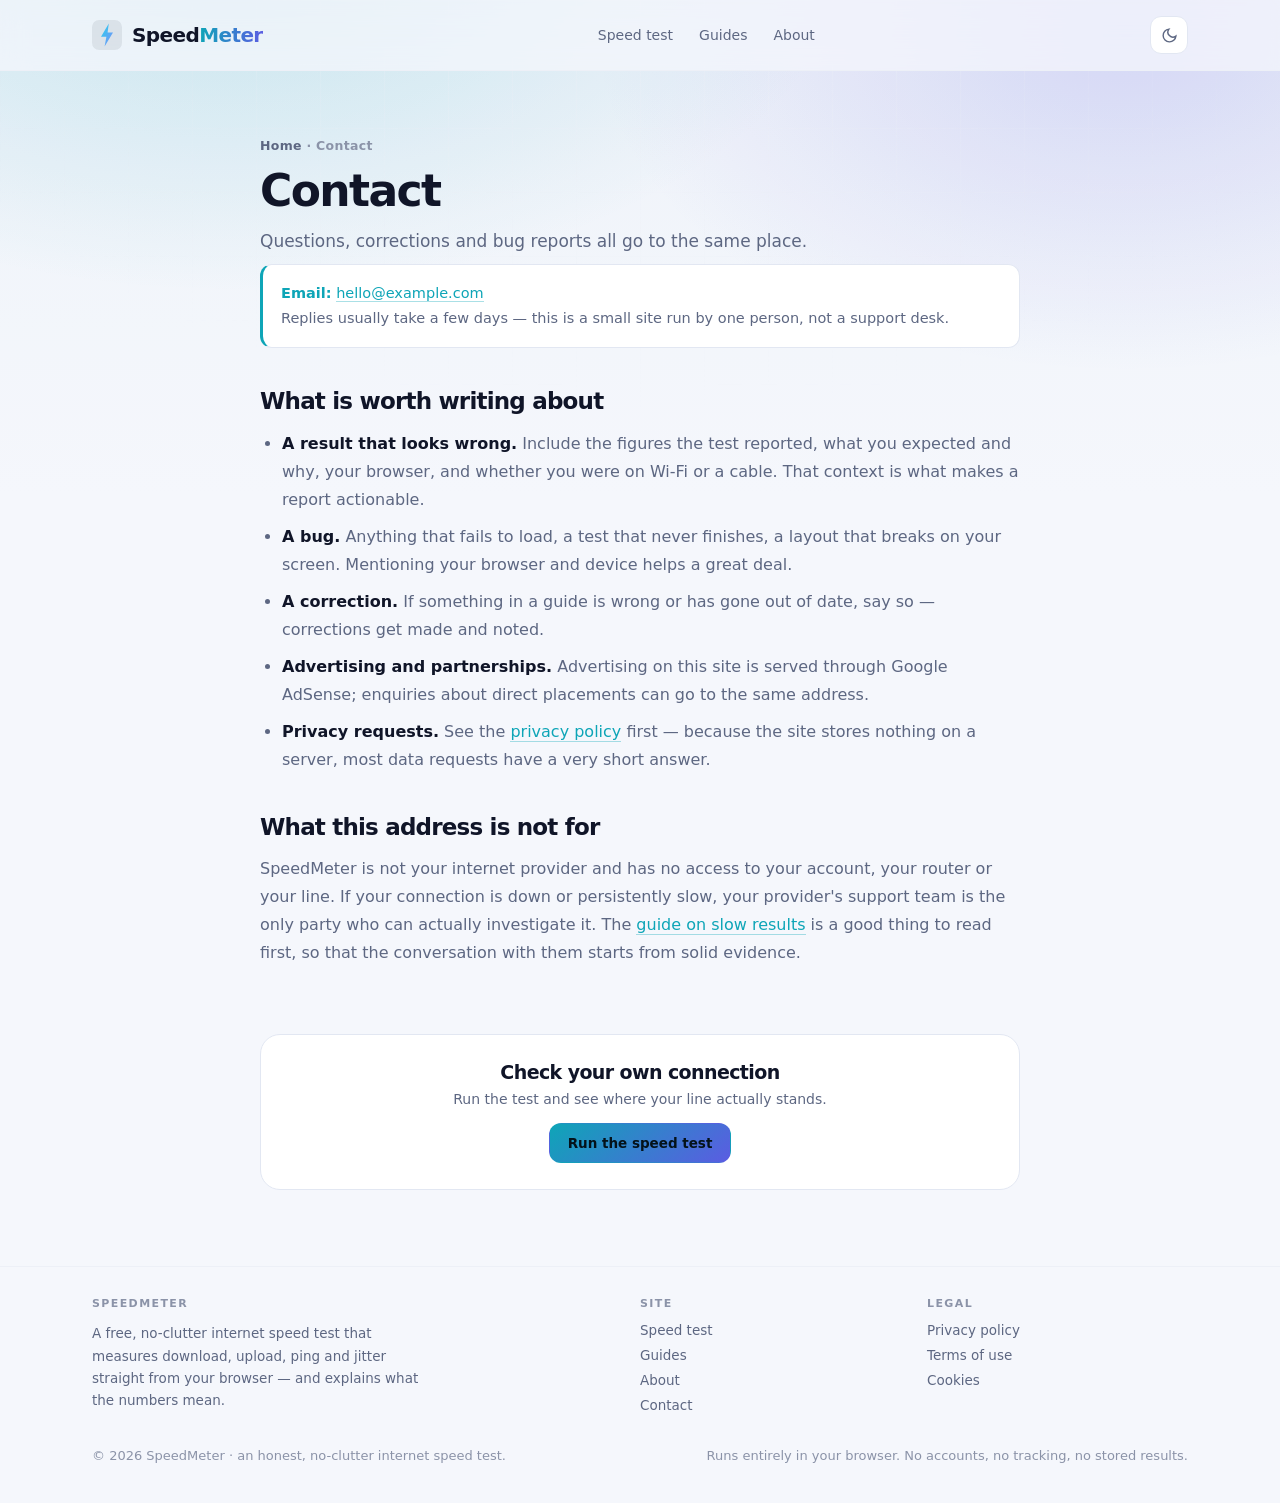
<file: contact.html>
<!DOCTYPE html>
<html lang="en" data-theme="dark">
<head>
<meta charset="UTF-8">
<meta name="viewport" content="width=device-width, initial-scale=1.0">
<title>Contact SpeedMeter</title>
<meta name="description" content="Get in touch with SpeedMeter about a bug, an inaccurate measurement, a correction to a guide, or an advertising question.">
<meta name="theme-color" content="#080b14">
<meta property="og:title" content="Contact SpeedMeter">
<meta property="og:description" content="Get in touch with SpeedMeter about a bug, an inaccurate measurement, a correction to a guide, or an advertising question.">
<meta property="og:type" content="website">
<link rel="icon" href="data:image/svg+xml,<svg xmlns='http://www.w3.org/2000/svg' viewBox='0 0 100 100'><rect width='100' height='100' rx='24' fill='%230d1220'/><path d='M56 12 30 56h18l-6 32 28-46H52z' fill='%2322d3ee'/></svg>">
<link rel="stylesheet" href="assets/styles.css">
<script src="assets/theme.js"></script>
<script src="assets/ads.js"></script>
</head>
<body>

<nav class="nav">
  <div class="wrap nav-in">
    <a class="brand" href="index.html" aria-label="SpeedMeter home">
      <svg viewBox="0 0 100 100" aria-hidden="true"><rect width="100" height="100" rx="24" fill="currentColor" opacity=".08"/><path d="M56 12 30 56h18l-6 32 28-46H52z" fill="url(#bg1)"/><defs><linearGradient id="bg1" x1="0" y1="0" x2="1" y2="1"><stop offset="0" stop-color="#22d3ee"/><stop offset="1" stop-color="#818cf8"/></linearGradient></defs></svg>
      <span>Speed<em>Meter</em></span>
    </a>
    <div class="nav-links">
      <a href="index.html">Speed test</a>
      <a href="guides/index.html">Guides</a>
      <a href="about.html">About</a>
    </div>
    <div class="nav-right">
      <button class="ghost" id="theme" type="button" aria-label="Switch colour theme" title="Switch theme">
        <svg viewBox="0 0 24 24" fill="none" stroke="currentColor" stroke-width="2" stroke-linecap="round"><path d="M21 12.8A9 9 0 1 1 11.2 3a7 7 0 0 0 9.8 9.8Z"/></svg>
      </button>
    </div>
  </div>
</nav>

<main>
<div class="wrap">
  <header class="page-head">
    <p class="crumb"><a href="index.html">Home</a> · Contact</p>
    <h1>Contact</h1>
    <p class="lede">Questions, corrections and bug reports all go to the same place.</p>
  </header>
  <div class="prose">
    <!-- REPLACE the address below with your own before going live. -->
    <div class="callout">
      <p><strong>Email:</strong> <a href="mailto:hello@example.com">hello@example.com</a><br>
      Replies usually take a few days — this is a small site run by one person, not a support desk.</p>
    </div>

    <h2>What is worth writing about</h2>
    <ul>
      <li><strong>A result that looks wrong.</strong> Include the figures the test reported, what you expected and why, your browser, and whether you were on Wi-Fi or a cable. That context is what makes a report actionable.</li>
      <li><strong>A bug.</strong> Anything that fails to load, a test that never finishes, a layout that breaks on your screen. Mentioning your browser and device helps a great deal.</li>
      <li><strong>A correction.</strong> If something in a guide is wrong or has gone out of date, say so — corrections get made and noted.</li>
      <li><strong>Advertising and partnerships.</strong> Advertising on this site is served through Google AdSense; enquiries about direct placements can go to the same address.</li>
      <li><strong>Privacy requests.</strong> See the <a href="privacy.html">privacy policy</a> first — because the site stores nothing on a server, most data requests have a very short answer.</li>
    </ul>

    <h2>What this address is not for</h2>
    <p>SpeedMeter is not your internet provider and has no access to your account, your router or your line. If your connection is down or persistently slow, your provider's support team is the only party who can actually investigate it. The <a href="guides/why-your-speed-test-is-slower-than-your-plan.html">guide on slow results</a> is a good thing to read first, so that the conversation with them starts from solid evidence.</p>
  </div>
  <div class="cta">
    <h3>Check your own connection</h3>
    <p>Run the test and see where your line actually stands.</p>
    <a class="btn primary" href="index.html">Run the speed test</a>
  </div>

</div>
</main>

<footer>
  <div class="wrap">
    <div class="foot-nav">
      <div>
        <h4>SpeedMeter</h4>
        <p class="blurb">A free, no-clutter internet speed test that measures download, upload, ping and jitter straight from your browser — and explains what the numbers mean.</p>
      </div>
      <div>
        <h4>Site</h4>
        <ul>
          <li><a href="index.html">Speed test</a></li>
          <li><a href="guides/index.html">Guides</a></li>
          <li><a href="about.html">About</a></li>
          <li><a href="contact.html">Contact</a></li>
        </ul>
      </div>
      <div>
        <h4>Legal</h4>
        <ul>
          <li><a href="privacy.html">Privacy policy</a></li>
          <li><a href="terms.html">Terms of use</a></li>
          <li><a href="privacy.html#cookies">Cookies</a></li>
        </ul>
      </div>
    </div>
    <div class="foot-in">
      <div>&copy; <span id="year">2026</span> SpeedMeter · an honest, no-clutter internet speed test.</div>
      <div>Runs entirely in your browser. No accounts, no tracking, no stored results.</div>
    </div>
  </div>
</footer>

</body>
</html>
</file>
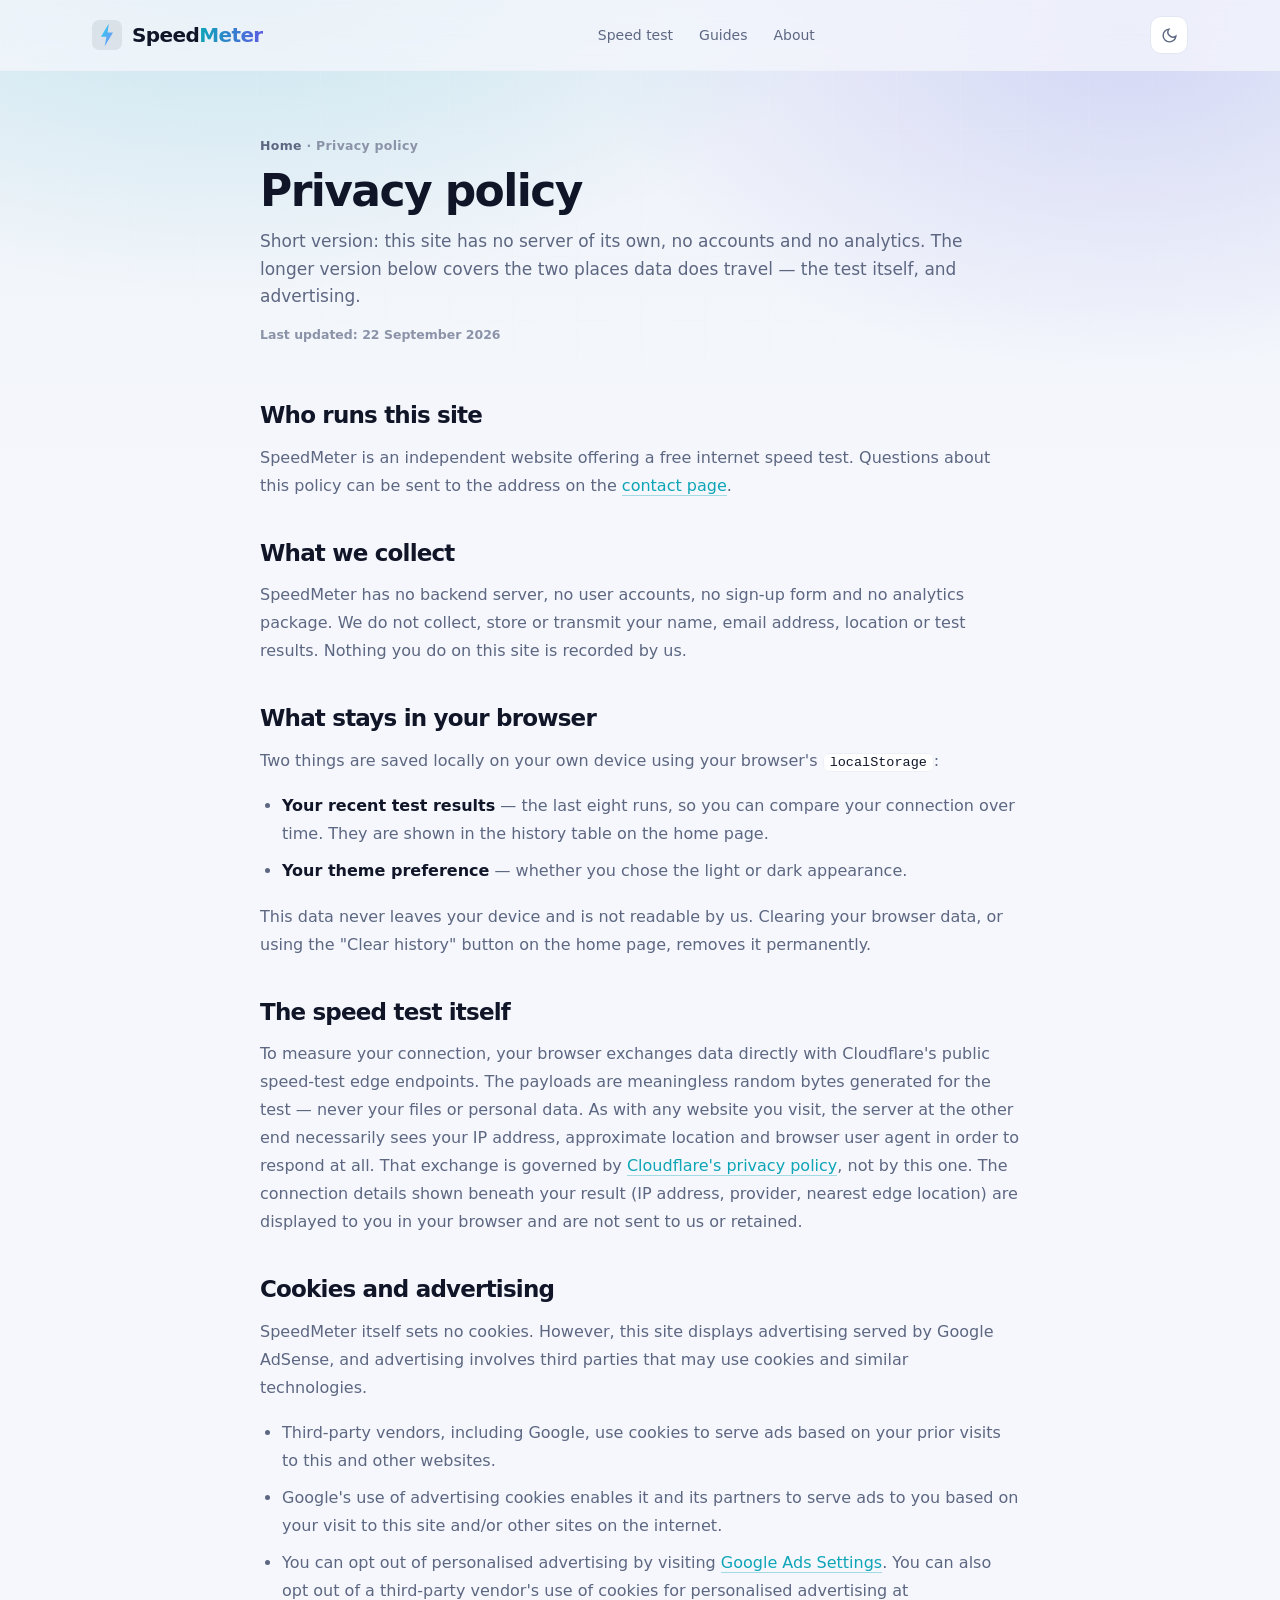
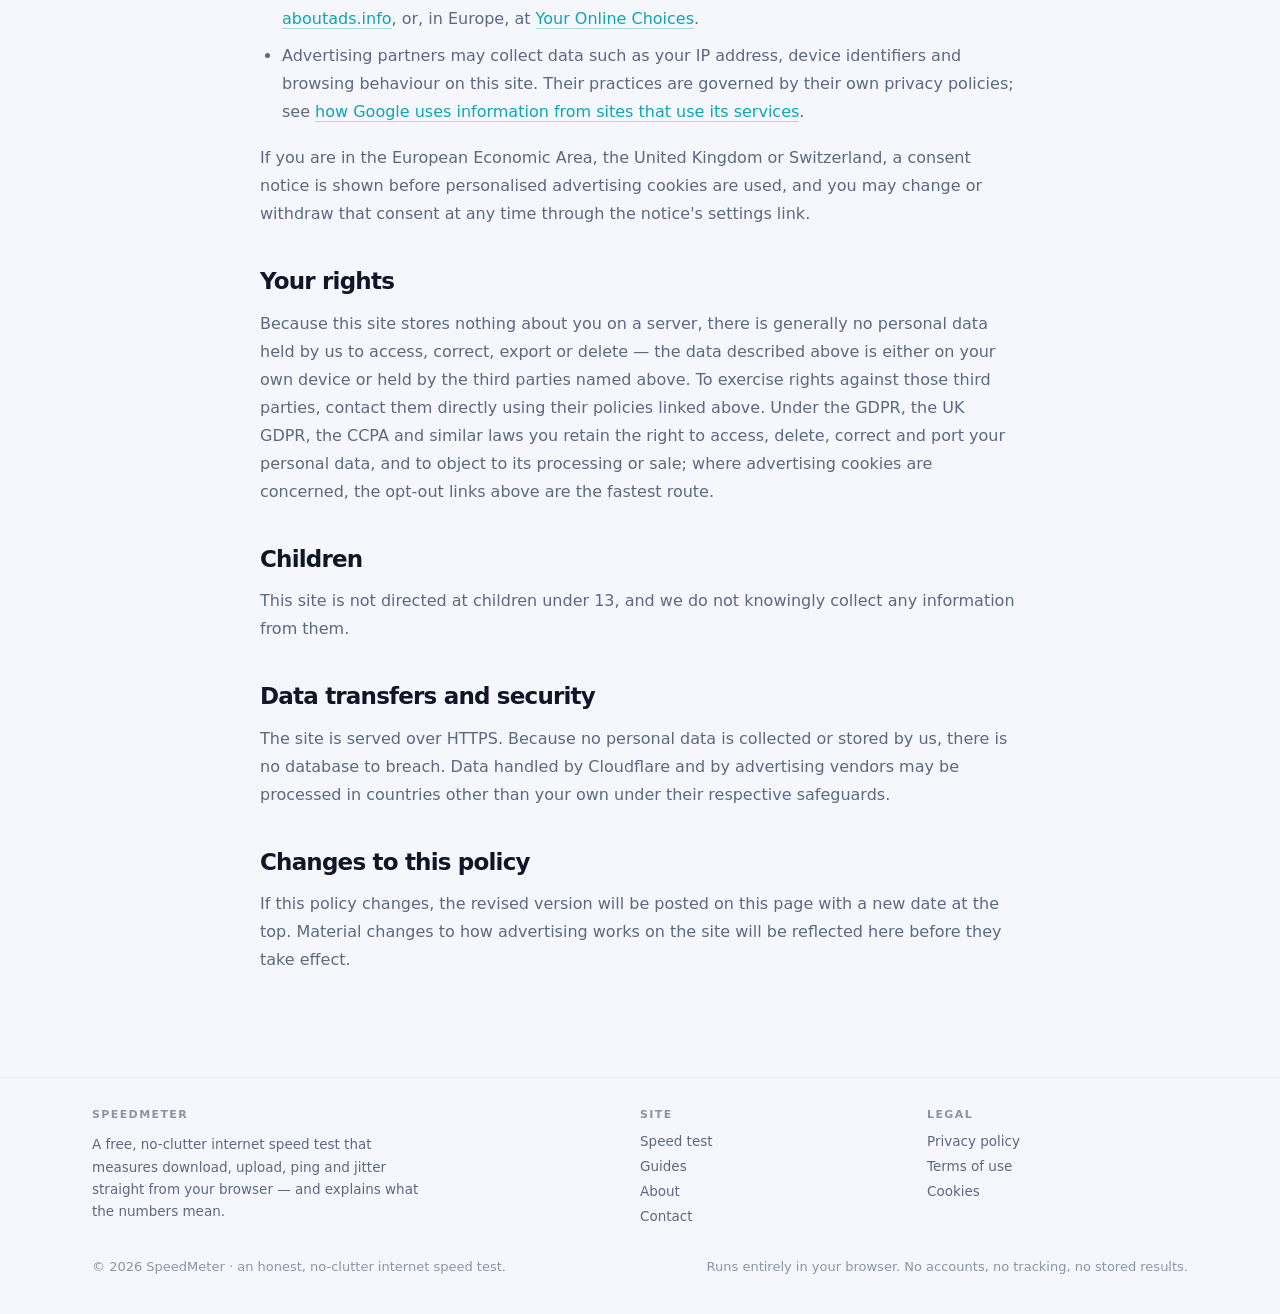
<file: privacy.html>
<!DOCTYPE html>
<html lang="en" data-theme="dark">
<head>
<meta charset="UTF-8">
<meta name="viewport" content="width=device-width, initial-scale=1.0">
<title>Privacy policy — SpeedMeter</title>
<meta name="description" content="How SpeedMeter handles your data: what stays in your browser, what the edge network sees, and how advertising cookies work on this site.">
<meta name="theme-color" content="#080b14">
<meta property="og:title" content="Privacy policy — SpeedMeter">
<meta property="og:description" content="How SpeedMeter handles your data: what stays in your browser, what the edge network sees, and how advertising cookies work on this site.">
<meta property="og:type" content="website">
<link rel="icon" href="data:image/svg+xml,<svg xmlns='http://www.w3.org/2000/svg' viewBox='0 0 100 100'><rect width='100' height='100' rx='24' fill='%230d1220'/><path d='M56 12 30 56h18l-6 32 28-46H52z' fill='%2322d3ee'/></svg>">
<link rel="stylesheet" href="assets/styles.css">
<script src="assets/theme.js"></script>
<script src="assets/ads.js"></script>
</head>
<body>

<nav class="nav">
  <div class="wrap nav-in">
    <a class="brand" href="index.html" aria-label="SpeedMeter home">
      <svg viewBox="0 0 100 100" aria-hidden="true"><rect width="100" height="100" rx="24" fill="currentColor" opacity=".08"/><path d="M56 12 30 56h18l-6 32 28-46H52z" fill="url(#bg1)"/><defs><linearGradient id="bg1" x1="0" y1="0" x2="1" y2="1"><stop offset="0" stop-color="#22d3ee"/><stop offset="1" stop-color="#818cf8"/></linearGradient></defs></svg>
      <span>Speed<em>Meter</em></span>
    </a>
    <div class="nav-links">
      <a href="index.html">Speed test</a>
      <a href="guides/index.html">Guides</a>
      <a href="about.html">About</a>
    </div>
    <div class="nav-right">
      <button class="ghost" id="theme" type="button" aria-label="Switch colour theme" title="Switch theme">
        <svg viewBox="0 0 24 24" fill="none" stroke="currentColor" stroke-width="2" stroke-linecap="round"><path d="M21 12.8A9 9 0 1 1 11.2 3a7 7 0 0 0 9.8 9.8Z"/></svg>
      </button>
    </div>
  </div>
</nav>

<main>
<div class="wrap">
  <header class="page-head">
    <p class="crumb"><a href="index.html">Home</a> · Privacy policy</p>
    <h1>Privacy policy</h1>
    <p class="lede">Short version: this site has no server of its own, no accounts and no analytics. The longer version below covers the two places data does travel — the test itself, and advertising.</p>
    <p class="byline">Last updated: 22 September 2026</p>
  </header>
  <div class="prose">
    <h2>Who runs this site</h2>
    <p>SpeedMeter is an independent website offering a free internet speed test. <!-- Add your name or business name and country here before going live. --> Questions about this policy can be sent to the address on the <a href="contact.html">contact page</a>.</p>

    <h2>What we collect</h2>
    <p>SpeedMeter has no backend server, no user accounts, no sign-up form and no analytics package. We do not collect, store or transmit your name, email address, location or test results. Nothing you do on this site is recorded by us.</p>

    <h2>What stays in your browser</h2>
    <p>Two things are saved locally on your own device using your browser's <code>localStorage</code>:</p>
    <ul>
      <li><strong>Your recent test results</strong> — the last eight runs, so you can compare your connection over time. They are shown in the history table on the home page.</li>
      <li><strong>Your theme preference</strong> — whether you chose the light or dark appearance.</li>
    </ul>
    <p>This data never leaves your device and is not readable by us. Clearing your browser data, or using the "Clear history" button on the home page, removes it permanently.</p>

    <h2>The speed test itself</h2>
    <p>To measure your connection, your browser exchanges data directly with Cloudflare's public speed-test edge endpoints. The payloads are meaningless random bytes generated for the test — never your files or personal data. As with any website you visit, the server at the other end necessarily sees your IP address, approximate location and browser user agent in order to respond at all. That exchange is governed by <a href="https://www.cloudflare.com/privacypolicy/" rel="nofollow noopener" target="_blank">Cloudflare's privacy policy</a>, not by this one. The connection details shown beneath your result (IP address, provider, nearest edge location) are displayed to you in your browser and are not sent to us or retained.</p>

    <h2 id="cookies">Cookies and advertising</h2>
    <p>SpeedMeter itself sets no cookies. However, this site displays advertising served by Google AdSense, and advertising involves third parties that may use cookies and similar technologies.</p>
    <ul>
      <li>Third-party vendors, including Google, use cookies to serve ads based on your prior visits to this and other websites.</li>
      <li>Google's use of advertising cookies enables it and its partners to serve ads to you based on your visit to this site and/or other sites on the internet.</li>
      <li>You can opt out of personalised advertising by visiting <a href="https://www.google.com/settings/ads" rel="nofollow noopener" target="_blank">Google Ads Settings</a>. You can also opt out of a third-party vendor's use of cookies for personalised advertising at <a href="https://www.aboutads.info/choices/" rel="nofollow noopener" target="_blank">aboutads.info</a>, or, in Europe, at <a href="https://www.youronlinechoices.eu/" rel="nofollow noopener" target="_blank">Your Online Choices</a>.</li>
      <li>Advertising partners may collect data such as your IP address, device identifiers and browsing behaviour on this site. Their practices are governed by their own privacy policies; see <a href="https://policies.google.com/technologies/partner-sites" rel="nofollow noopener" target="_blank">how Google uses information from sites that use its services</a>.</li>
    </ul>
    <p>If you are in the European Economic Area, the United Kingdom or Switzerland, a consent notice is shown before personalised advertising cookies are used, and you may change or withdraw that consent at any time through the notice's settings link.</p>

    <h2>Your rights</h2>
    <p>Because this site stores nothing about you on a server, there is generally no personal data held by us to access, correct, export or delete — the data described above is either on your own device or held by the third parties named above. To exercise rights against those third parties, contact them directly using their policies linked above. Under the GDPR, the UK GDPR, the CCPA and similar laws you retain the right to access, delete, correct and port your personal data, and to object to its processing or sale; where advertising cookies are concerned, the opt-out links above are the fastest route.</p>

    <h2>Children</h2>
    <p>This site is not directed at children under 13, and we do not knowingly collect any information from them.</p>

    <h2>Data transfers and security</h2>
    <p>The site is served over HTTPS. Because no personal data is collected or stored by us, there is no database to breach. Data handled by Cloudflare and by advertising vendors may be processed in countries other than your own under their respective safeguards.</p>

    <h2>Changes to this policy</h2>
    <p>If this policy changes, the revised version will be posted on this page with a new date at the top. Material changes to how advertising works on the site will be reflected here before they take effect.</p>
  </div>

</div>
</main>

<footer>
  <div class="wrap">
    <div class="foot-nav">
      <div>
        <h4>SpeedMeter</h4>
        <p class="blurb">A free, no-clutter internet speed test that measures download, upload, ping and jitter straight from your browser — and explains what the numbers mean.</p>
      </div>
      <div>
        <h4>Site</h4>
        <ul>
          <li><a href="index.html">Speed test</a></li>
          <li><a href="guides/index.html">Guides</a></li>
          <li><a href="about.html">About</a></li>
          <li><a href="contact.html">Contact</a></li>
        </ul>
      </div>
      <div>
        <h4>Legal</h4>
        <ul>
          <li><a href="privacy.html">Privacy policy</a></li>
          <li><a href="terms.html">Terms of use</a></li>
          <li><a href="privacy.html#cookies">Cookies</a></li>
        </ul>
      </div>
    </div>
    <div class="foot-in">
      <div>&copy; <span id="year">2026</span> SpeedMeter · an honest, no-clutter internet speed test.</div>
      <div>Runs entirely in your browser. No accounts, no tracking, no stored results.</div>
    </div>
  </div>
</footer>

</body>
</html>
</file>
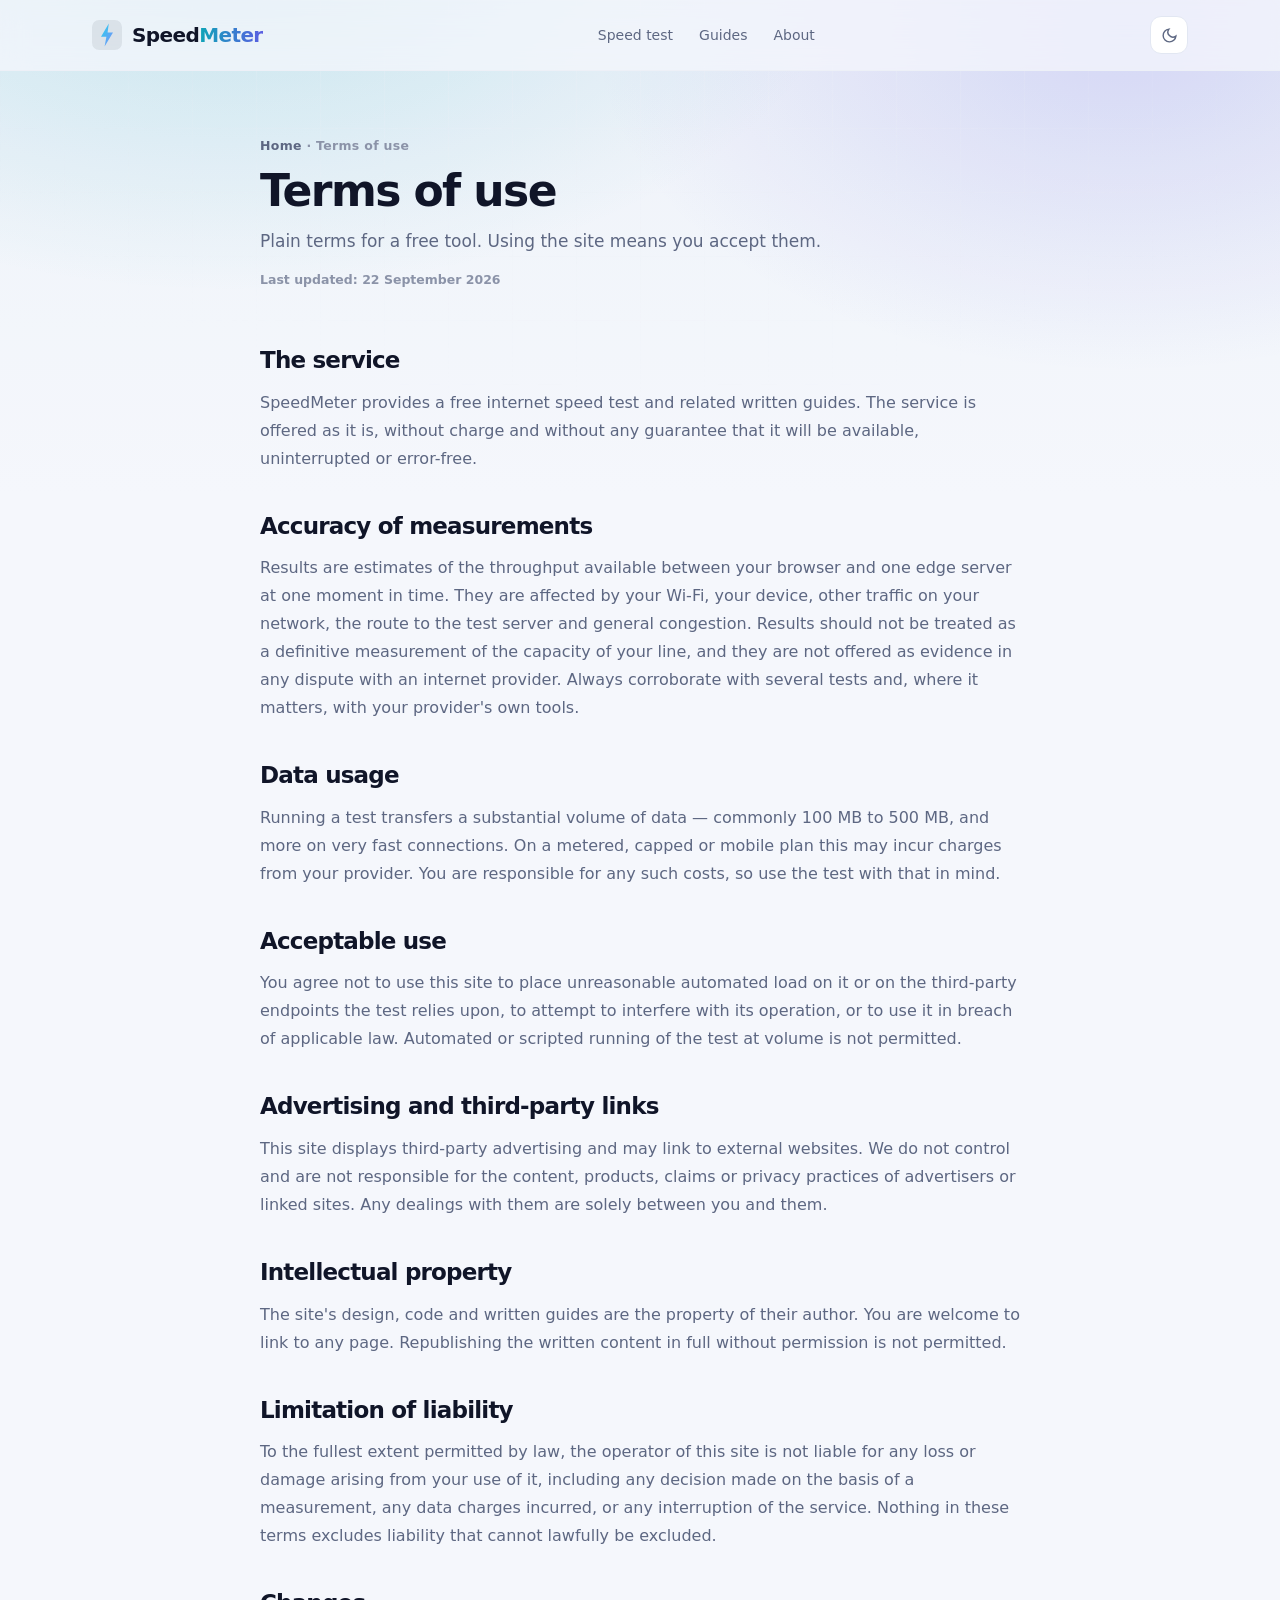
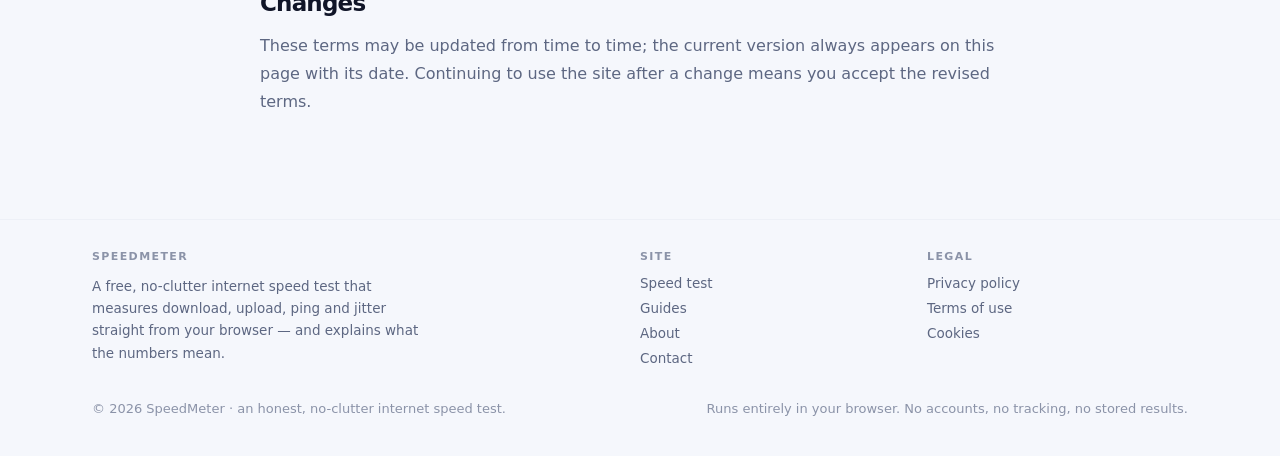
<file: terms.html>
<!DOCTYPE html>
<html lang="en" data-theme="dark">
<head>
<meta charset="UTF-8">
<meta name="viewport" content="width=device-width, initial-scale=1.0">
<title>Terms of use — SpeedMeter</title>
<meta name="description" content="The terms covering your use of the SpeedMeter internet speed test, including accuracy, acceptable use and liability.">
<meta name="theme-color" content="#080b14">
<meta property="og:title" content="Terms of use — SpeedMeter">
<meta property="og:description" content="The terms covering your use of the SpeedMeter internet speed test, including accuracy, acceptable use and liability.">
<meta property="og:type" content="website">
<link rel="icon" href="data:image/svg+xml,<svg xmlns='http://www.w3.org/2000/svg' viewBox='0 0 100 100'><rect width='100' height='100' rx='24' fill='%230d1220'/><path d='M56 12 30 56h18l-6 32 28-46H52z' fill='%2322d3ee'/></svg>">
<link rel="stylesheet" href="assets/styles.css">
<script src="assets/theme.js"></script>
<script src="assets/ads.js"></script>
</head>
<body>

<nav class="nav">
  <div class="wrap nav-in">
    <a class="brand" href="index.html" aria-label="SpeedMeter home">
      <svg viewBox="0 0 100 100" aria-hidden="true"><rect width="100" height="100" rx="24" fill="currentColor" opacity=".08"/><path d="M56 12 30 56h18l-6 32 28-46H52z" fill="url(#bg1)"/><defs><linearGradient id="bg1" x1="0" y1="0" x2="1" y2="1"><stop offset="0" stop-color="#22d3ee"/><stop offset="1" stop-color="#818cf8"/></linearGradient></defs></svg>
      <span>Speed<em>Meter</em></span>
    </a>
    <div class="nav-links">
      <a href="index.html">Speed test</a>
      <a href="guides/index.html">Guides</a>
      <a href="about.html">About</a>
    </div>
    <div class="nav-right">
      <button class="ghost" id="theme" type="button" aria-label="Switch colour theme" title="Switch theme">
        <svg viewBox="0 0 24 24" fill="none" stroke="currentColor" stroke-width="2" stroke-linecap="round"><path d="M21 12.8A9 9 0 1 1 11.2 3a7 7 0 0 0 9.8 9.8Z"/></svg>
      </button>
    </div>
  </div>
</nav>

<main>
<div class="wrap">
  <header class="page-head">
    <p class="crumb"><a href="index.html">Home</a> · Terms of use</p>
    <h1>Terms of use</h1>
    <p class="lede">Plain terms for a free tool. Using the site means you accept them.</p>
    <p class="byline">Last updated: 22 September 2026</p>
  </header>
  <div class="prose">
    <h2>The service</h2>
    <p>SpeedMeter provides a free internet speed test and related written guides. The service is offered as it is, without charge and without any guarantee that it will be available, uninterrupted or error-free.</p>

    <h2>Accuracy of measurements</h2>
    <p>Results are estimates of the throughput available between your browser and one edge server at one moment in time. They are affected by your Wi-Fi, your device, other traffic on your network, the route to the test server and general congestion. Results should not be treated as a definitive measurement of the capacity of your line, and they are not offered as evidence in any dispute with an internet provider. Always corroborate with several tests and, where it matters, with your provider's own tools.</p>

    <h2>Data usage</h2>
    <p>Running a test transfers a substantial volume of data — commonly 100 MB to 500 MB, and more on very fast connections. On a metered, capped or mobile plan this may incur charges from your provider. You are responsible for any such costs, so use the test with that in mind.</p>

    <h2>Acceptable use</h2>
    <p>You agree not to use this site to place unreasonable automated load on it or on the third-party endpoints the test relies upon, to attempt to interfere with its operation, or to use it in breach of applicable law. Automated or scripted running of the test at volume is not permitted.</p>

    <h2>Advertising and third-party links</h2>
    <p>This site displays third-party advertising and may link to external websites. We do not control and are not responsible for the content, products, claims or privacy practices of advertisers or linked sites. Any dealings with them are solely between you and them.</p>

    <h2>Intellectual property</h2>
    <p>The site's design, code and written guides are the property of their author. You are welcome to link to any page. Republishing the written content in full without permission is not permitted.</p>

    <h2>Limitation of liability</h2>
    <p>To the fullest extent permitted by law, the operator of this site is not liable for any loss or damage arising from your use of it, including any decision made on the basis of a measurement, any data charges incurred, or any interruption of the service. Nothing in these terms excludes liability that cannot lawfully be excluded.</p>

    <h2>Changes</h2>
    <p>These terms may be updated from time to time; the current version always appears on this page with its date. Continuing to use the site after a change means you accept the revised terms.</p>
    <!-- Add a governing-law clause naming your country or state here before going live. -->
  </div>

</div>
</main>

<footer>
  <div class="wrap">
    <div class="foot-nav">
      <div>
        <h4>SpeedMeter</h4>
        <p class="blurb">A free, no-clutter internet speed test that measures download, upload, ping and jitter straight from your browser — and explains what the numbers mean.</p>
      </div>
      <div>
        <h4>Site</h4>
        <ul>
          <li><a href="index.html">Speed test</a></li>
          <li><a href="guides/index.html">Guides</a></li>
          <li><a href="about.html">About</a></li>
          <li><a href="contact.html">Contact</a></li>
        </ul>
      </div>
      <div>
        <h4>Legal</h4>
        <ul>
          <li><a href="privacy.html">Privacy policy</a></li>
          <li><a href="terms.html">Terms of use</a></li>
          <li><a href="privacy.html#cookies">Cookies</a></li>
        </ul>
      </div>
    </div>
    <div class="foot-in">
      <div>&copy; <span id="year">2026</span> SpeedMeter · an honest, no-clutter internet speed test.</div>
      <div>Runs entirely in your browser. No accounts, no tracking, no stored results.</div>
    </div>
  </div>
</footer>

</body>
</html>
</file>
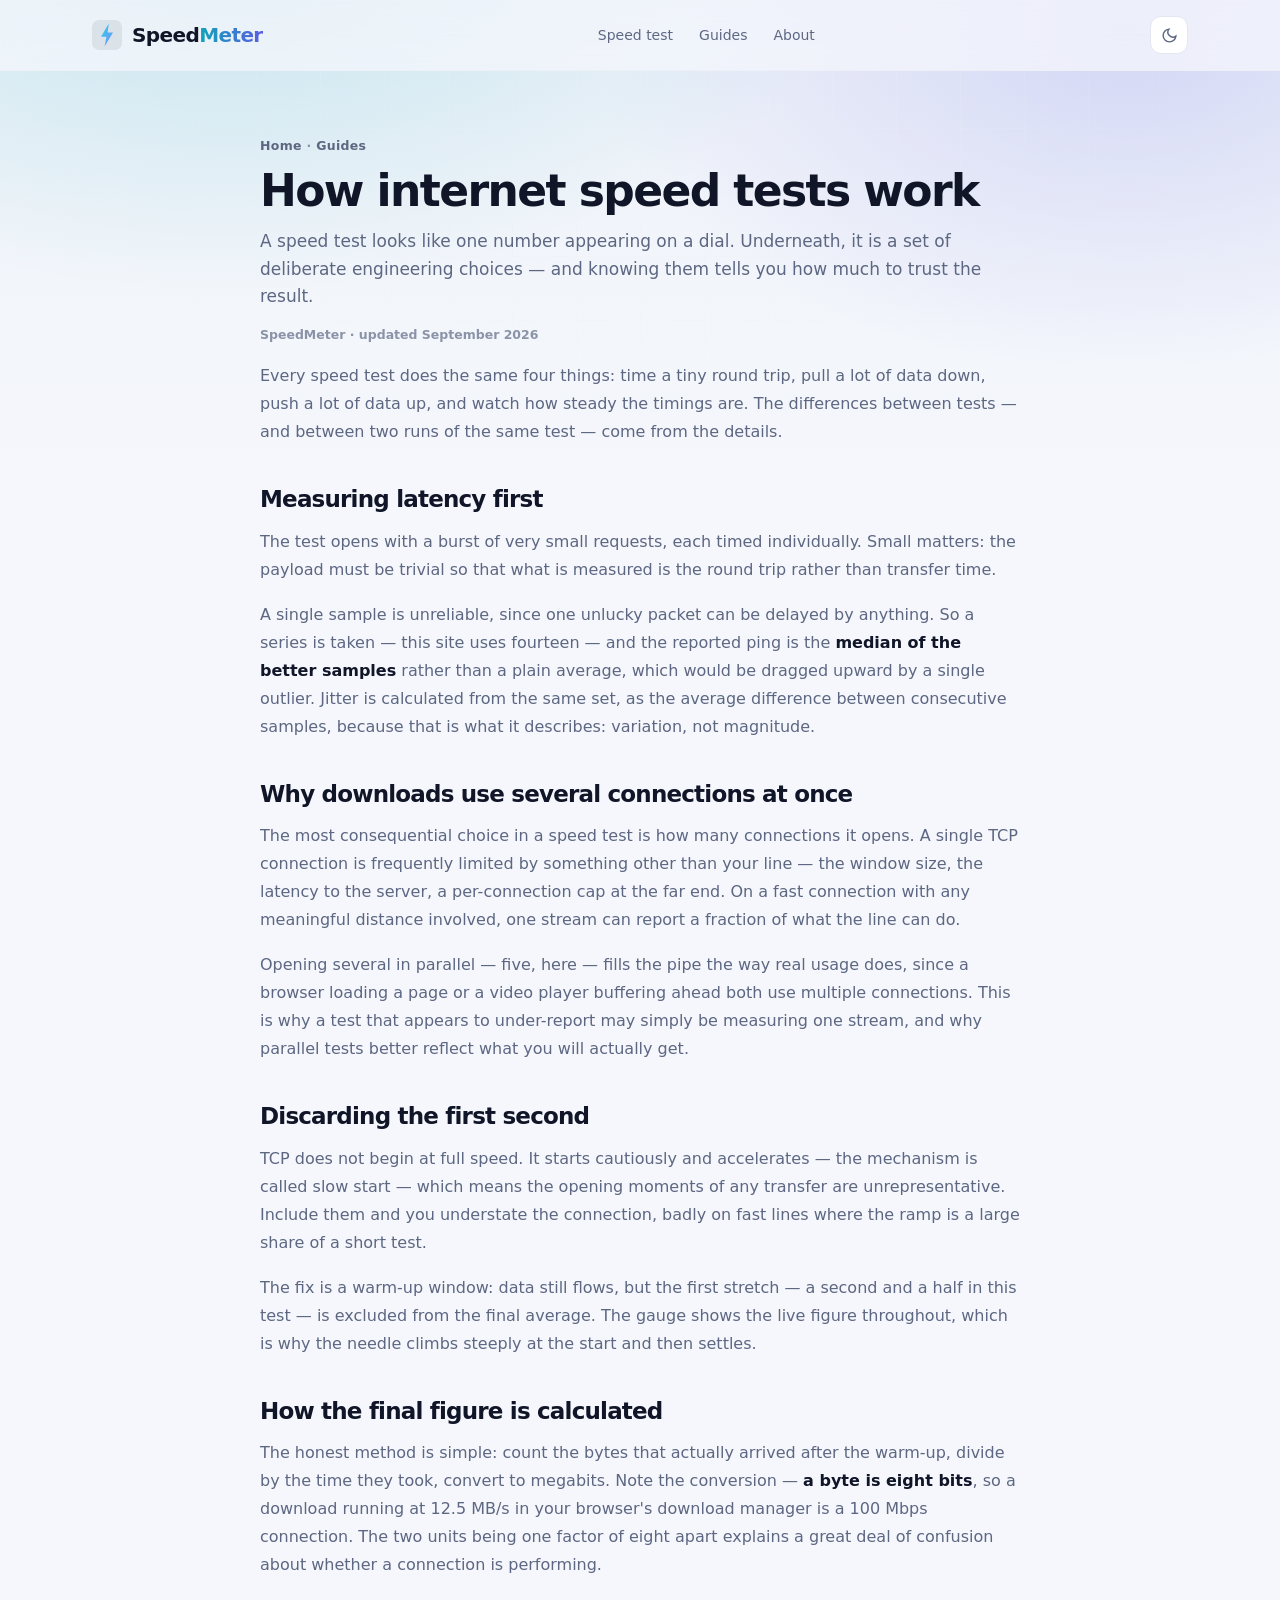
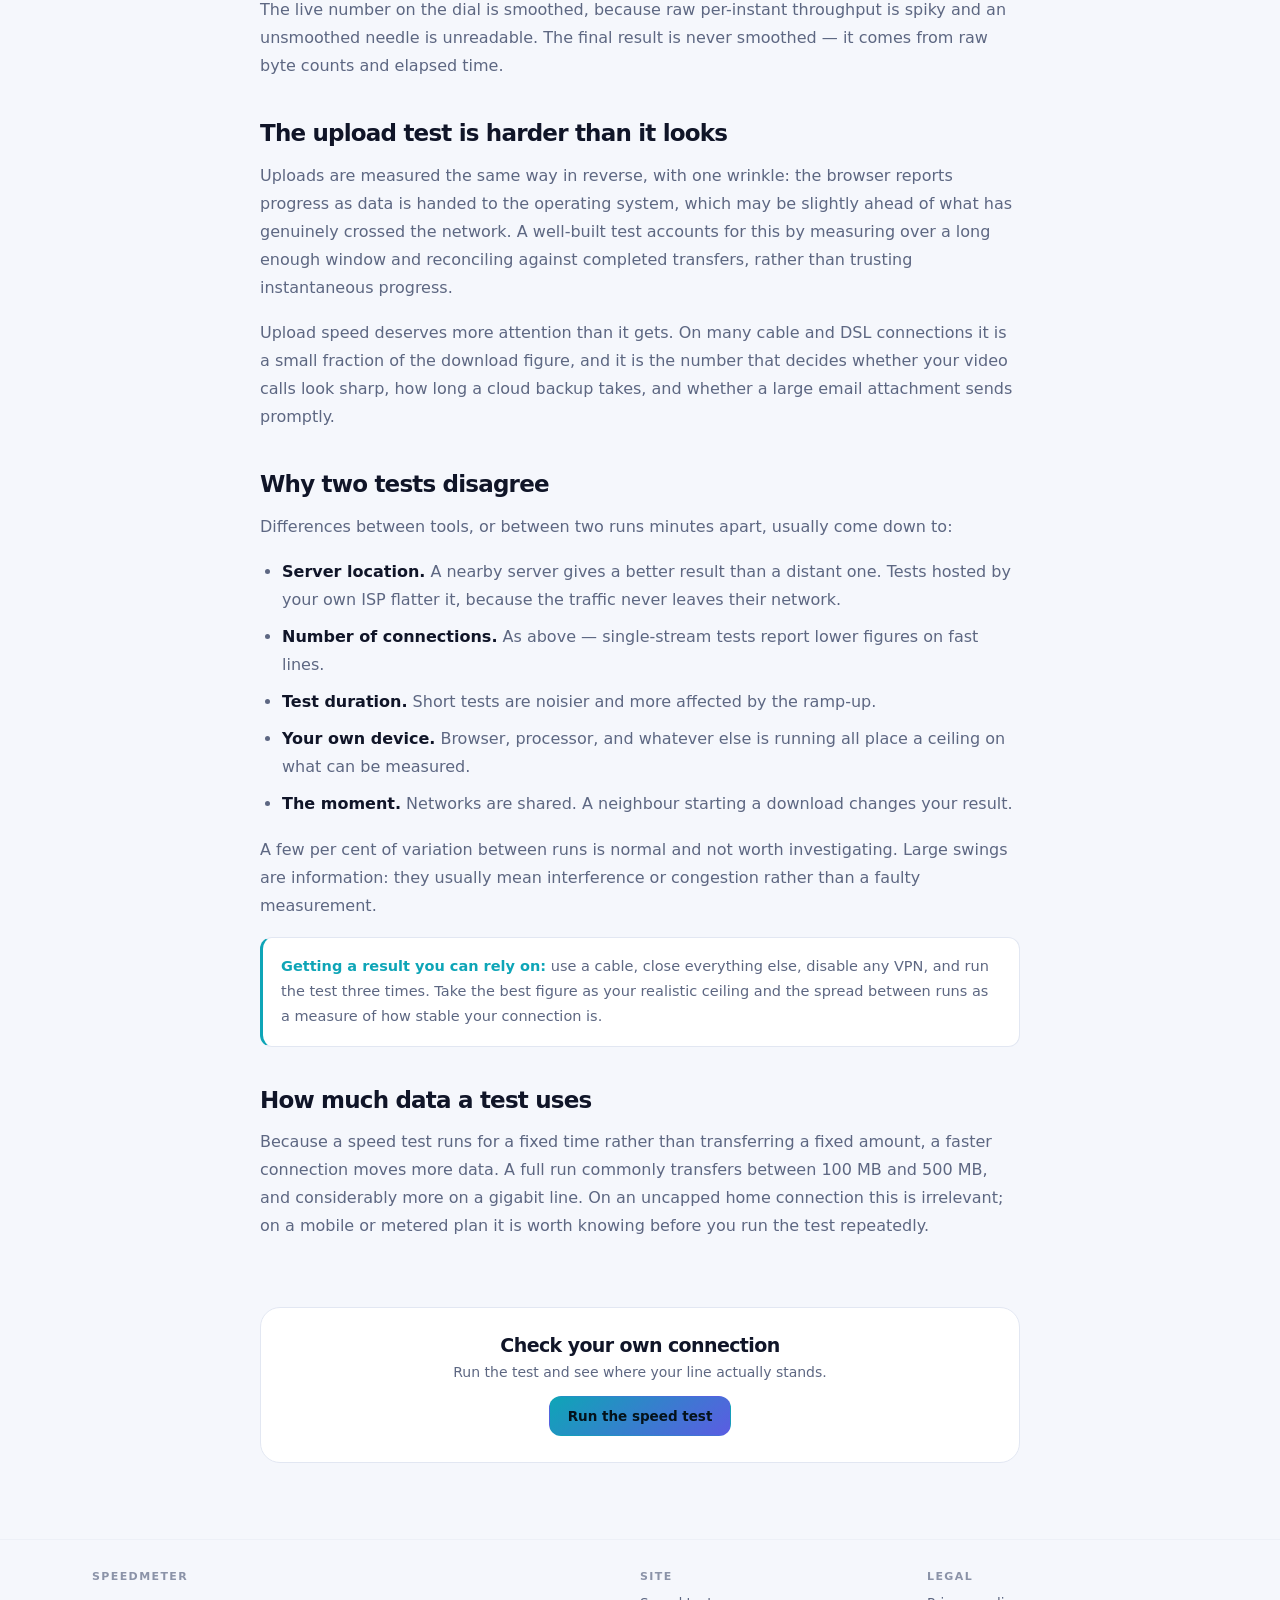
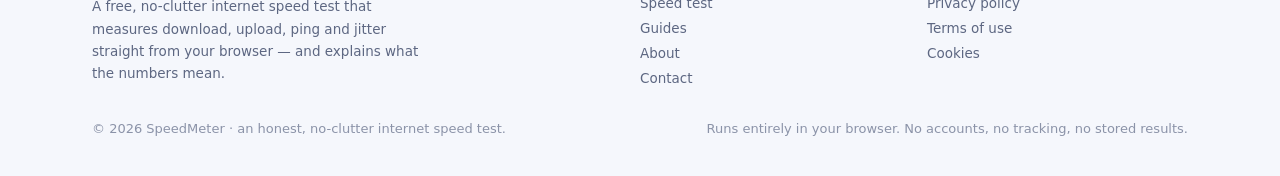
<file: guides/how-internet-speed-tests-work.html>
<!DOCTYPE html>
<html lang="en" data-theme="dark">
<head>
<meta charset="UTF-8">
<meta name="viewport" content="width=device-width, initial-scale=1.0">
<title>How internet speed tests work — and why results differ — SpeedMeter</title>
<meta name="description" content="What happens during a speed test, why parallel connections are used, why the first seconds are discarded, and why two tests can disagree.">
<meta name="theme-color" content="#080b14">
<meta property="og:title" content="How internet speed tests work — and why results differ — SpeedMeter">
<meta property="og:description" content="What happens during a speed test, why parallel connections are used, why the first seconds are discarded, and why two tests can disagree.">
<meta property="og:type" content="article">
<link rel="icon" href="data:image/svg+xml,<svg xmlns='http://www.w3.org/2000/svg' viewBox='0 0 100 100'><rect width='100' height='100' rx='24' fill='%230d1220'/><path d='M56 12 30 56h18l-6 32 28-46H52z' fill='%2322d3ee'/></svg>">
<link rel="stylesheet" href="../assets/styles.css">
<script src="../assets/theme.js"></script>
<script src="../assets/ads.js"></script>
</head>
<body>

<nav class="nav">
  <div class="wrap nav-in">
    <a class="brand" href="../index.html" aria-label="SpeedMeter home">
      <svg viewBox="0 0 100 100" aria-hidden="true"><rect width="100" height="100" rx="24" fill="currentColor" opacity=".08"/><path d="M56 12 30 56h18l-6 32 28-46H52z" fill="url(#bg1)"/><defs><linearGradient id="bg1" x1="0" y1="0" x2="1" y2="1"><stop offset="0" stop-color="#22d3ee"/><stop offset="1" stop-color="#818cf8"/></linearGradient></defs></svg>
      <span>Speed<em>Meter</em></span>
    </a>
    <div class="nav-links">
      <a href="../index.html">Speed test</a>
      <a href="../guides/index.html">Guides</a>
      <a href="../about.html">About</a>
    </div>
    <div class="nav-right">
      <button class="ghost" id="theme" type="button" aria-label="Switch colour theme" title="Switch theme">
        <svg viewBox="0 0 24 24" fill="none" stroke="currentColor" stroke-width="2" stroke-linecap="round"><path d="M21 12.8A9 9 0 1 1 11.2 3a7 7 0 0 0 9.8 9.8Z"/></svg>
      </button>
    </div>
  </div>
</nav>

<main>
<div class="wrap">
  <header class="page-head">
    <p class="crumb"><a href="../index.html">Home</a> · <a href="index.html">Guides</a></p>
    <h1>How internet speed tests work</h1>
    <p class="lede">A speed test looks like one number appearing on a dial. Underneath, it is a set of deliberate engineering choices — and knowing them tells you how much to trust the result.</p>
    <p class="byline">SpeedMeter · updated September 2026</p>
  </header>
  <div class="ad-slot" data-ad-slot="REPLACE-top"></div>
  <div class="prose">
    <p>Every speed test does the same four things: time a tiny round trip, pull a lot of data down, push a lot of data up, and watch how steady the timings are. The differences between tests — and between two runs of the same test — come from the details.</p>

    <h2>Measuring latency first</h2>
    <p>The test opens with a burst of very small requests, each timed individually. Small matters: the payload must be trivial so that what is measured is the round trip rather than transfer time.</p>
    <p>A single sample is unreliable, since one unlucky packet can be delayed by anything. So a series is taken — this site uses fourteen — and the reported ping is the <strong>median of the better samples</strong> rather than a plain average, which would be dragged upward by a single outlier. Jitter is calculated from the same set, as the average difference between consecutive samples, because that is what it describes: variation, not magnitude.</p>

    <h2>Why downloads use several connections at once</h2>
    <p>The most consequential choice in a speed test is how many connections it opens. A single TCP connection is frequently limited by something other than your line — the window size, the latency to the server, a per-connection cap at the far end. On a fast connection with any meaningful distance involved, one stream can report a fraction of what the line can do.</p>
    <p>Opening several in parallel — five, here — fills the pipe the way real usage does, since a browser loading a page or a video player buffering ahead both use multiple connections. This is why a test that appears to under-report may simply be measuring one stream, and why parallel tests better reflect what you will actually get.</p>

    <h2>Discarding the first second</h2>
    <p>TCP does not begin at full speed. It starts cautiously and accelerates — the mechanism is called slow start — which means the opening moments of any transfer are unrepresentative. Include them and you understate the connection, badly on fast lines where the ramp is a large share of a short test.</p>
    <p>The fix is a warm-up window: data still flows, but the first stretch — a second and a half in this test — is excluded from the final average. The gauge shows the live figure throughout, which is why the needle climbs steeply at the start and then settles.</p>

    <h2>How the final figure is calculated</h2>
    <p>The honest method is simple: count the bytes that actually arrived after the warm-up, divide by the time they took, convert to megabits. Note the conversion — <strong>a byte is eight bits</strong>, so a download running at 12.5 MB/s in your browser's download manager is a 100 Mbps connection. The two units being one factor of eight apart explains a great deal of confusion about whether a connection is performing.</p>
    <p>The live number on the dial is smoothed, because raw per-instant throughput is spiky and an unsmoothed needle is unreadable. The final result is never smoothed — it comes from raw byte counts and elapsed time.</p>

    <h2>The upload test is harder than it looks</h2>
    <p>Uploads are measured the same way in reverse, with one wrinkle: the browser reports progress as data is handed to the operating system, which may be slightly ahead of what has genuinely crossed the network. A well-built test accounts for this by measuring over a long enough window and reconciling against completed transfers, rather than trusting instantaneous progress.</p>
    <p>Upload speed deserves more attention than it gets. On many cable and DSL connections it is a small fraction of the download figure, and it is the number that decides whether your video calls look sharp, how long a cloud backup takes, and whether a large email attachment sends promptly.</p>

    <h2>Why two tests disagree</h2>
    <p>Differences between tools, or between two runs minutes apart, usually come down to:</p>
    <ul>
      <li><strong>Server location.</strong> A nearby server gives a better result than a distant one. Tests hosted by your own ISP flatter it, because the traffic never leaves their network.</li>
      <li><strong>Number of connections.</strong> As above — single-stream tests report lower figures on fast lines.</li>
      <li><strong>Test duration.</strong> Short tests are noisier and more affected by the ramp-up.</li>
      <li><strong>Your own device.</strong> Browser, processor, and whatever else is running all place a ceiling on what can be measured.</li>
      <li><strong>The moment.</strong> Networks are shared. A neighbour starting a download changes your result.</li>
    </ul>
    <p>A few per cent of variation between runs is normal and not worth investigating. Large swings are information: they usually mean interference or congestion rather than a faulty measurement.</p>

    <div class="callout">
      <p><strong>Getting a result you can rely on:</strong> use a cable, close everything else, disable any VPN, and run the test three times. Take the best figure as your realistic ceiling and the spread between runs as a measure of how stable your connection is.</p>
    </div>

    <h2>How much data a test uses</h2>
    <p>Because a speed test runs for a fixed time rather than transferring a fixed amount, a faster connection moves more data. A full run commonly transfers between 100 MB and 500 MB, and considerably more on a gigabit line. On an uncapped home connection this is irrelevant; on a mobile or metered plan it is worth knowing before you run the test repeatedly.</p>  </div>
  <div class="ad-slot" data-ad-slot="REPLACE-foot"></div>
  <div class="cta">
    <h3>Check your own connection</h3>
    <p>Run the test and see where your line actually stands.</p>
    <a class="btn primary" href="../index.html">Run the speed test</a>
  </div>

</div>
</main>

<footer>
  <div class="wrap">
    <div class="foot-nav">
      <div>
        <h4>SpeedMeter</h4>
        <p class="blurb">A free, no-clutter internet speed test that measures download, upload, ping and jitter straight from your browser — and explains what the numbers mean.</p>
      </div>
      <div>
        <h4>Site</h4>
        <ul>
          <li><a href="../index.html">Speed test</a></li>
          <li><a href="../guides/index.html">Guides</a></li>
          <li><a href="../about.html">About</a></li>
          <li><a href="../contact.html">Contact</a></li>
        </ul>
      </div>
      <div>
        <h4>Legal</h4>
        <ul>
          <li><a href="../privacy.html">Privacy policy</a></li>
          <li><a href="../terms.html">Terms of use</a></li>
          <li><a href="../privacy.html#cookies">Cookies</a></li>
        </ul>
      </div>
    </div>
    <div class="foot-in">
      <div>&copy; <span id="year">2026</span> SpeedMeter · an honest, no-clutter internet speed test.</div>
      <div>Runs entirely in your browser. No accounts, no tracking, no stored results.</div>
    </div>
  </div>
</footer>

</body>
</html>
</file>
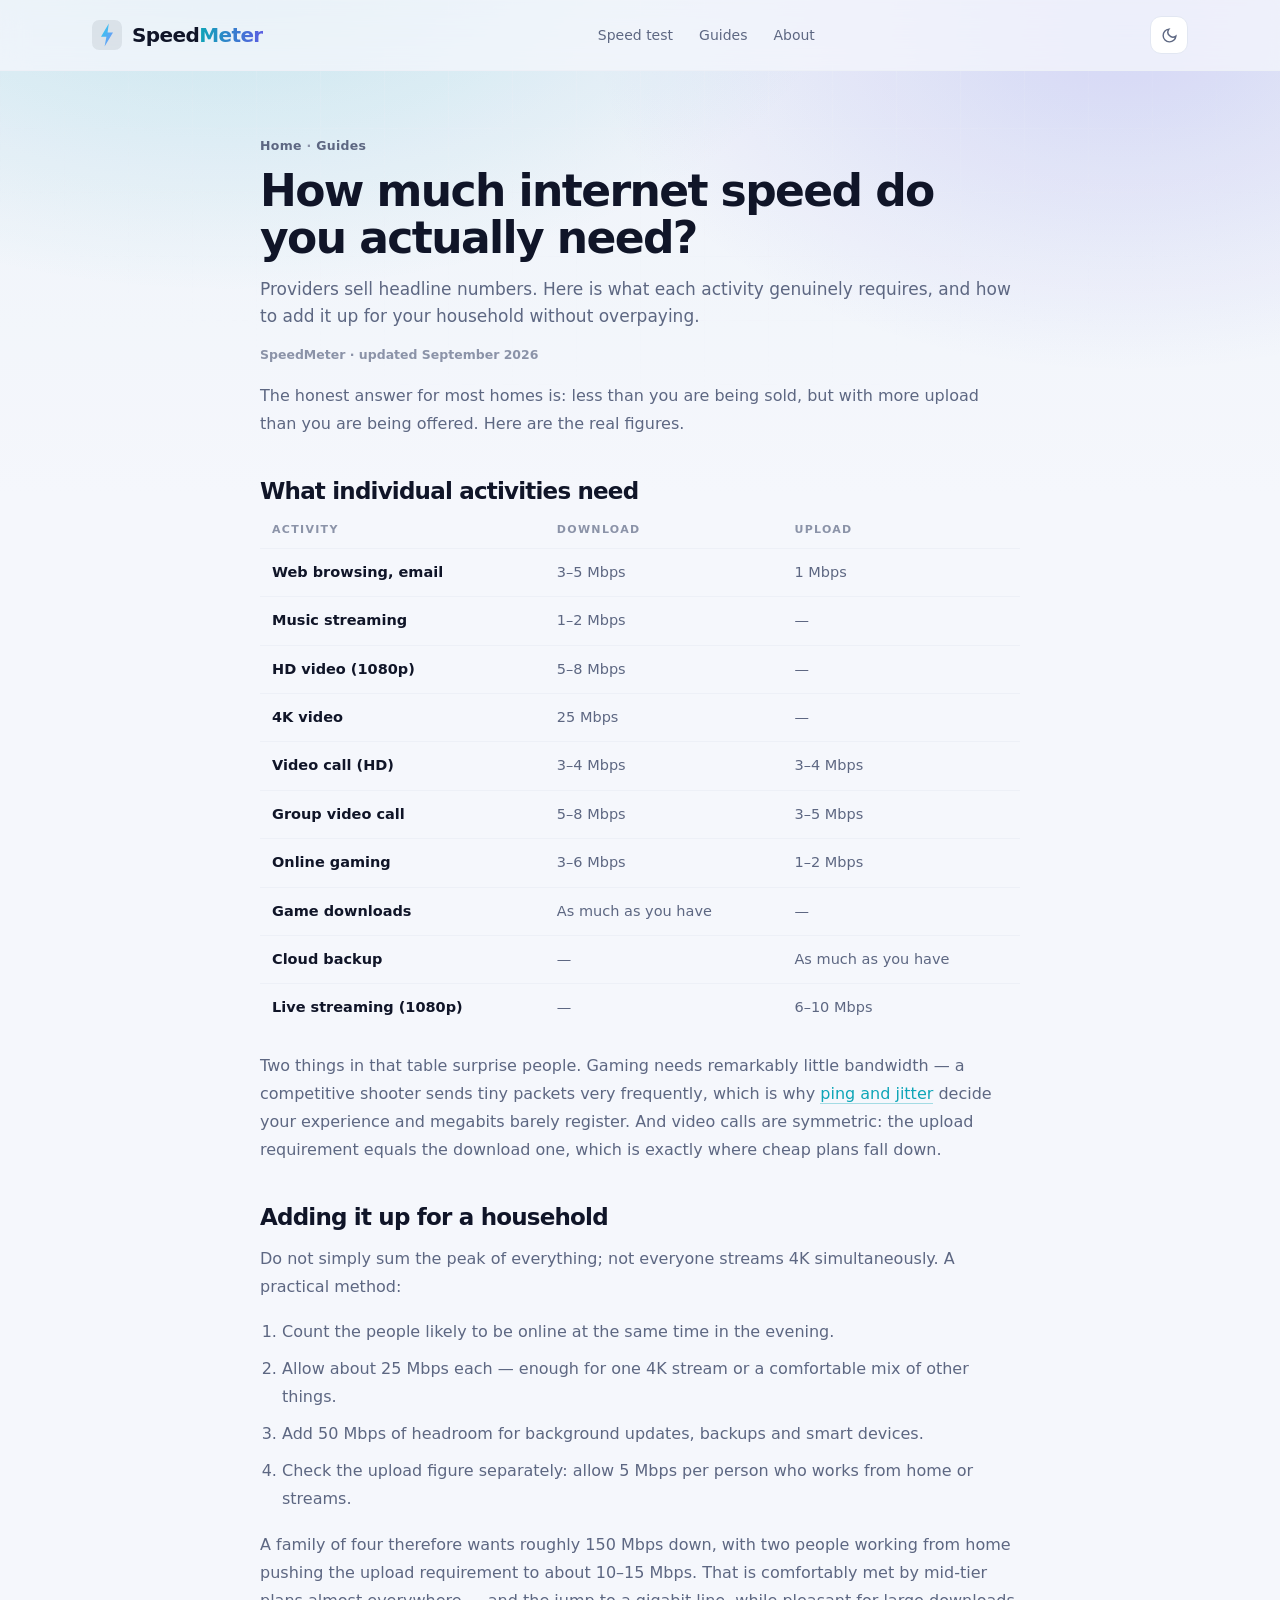
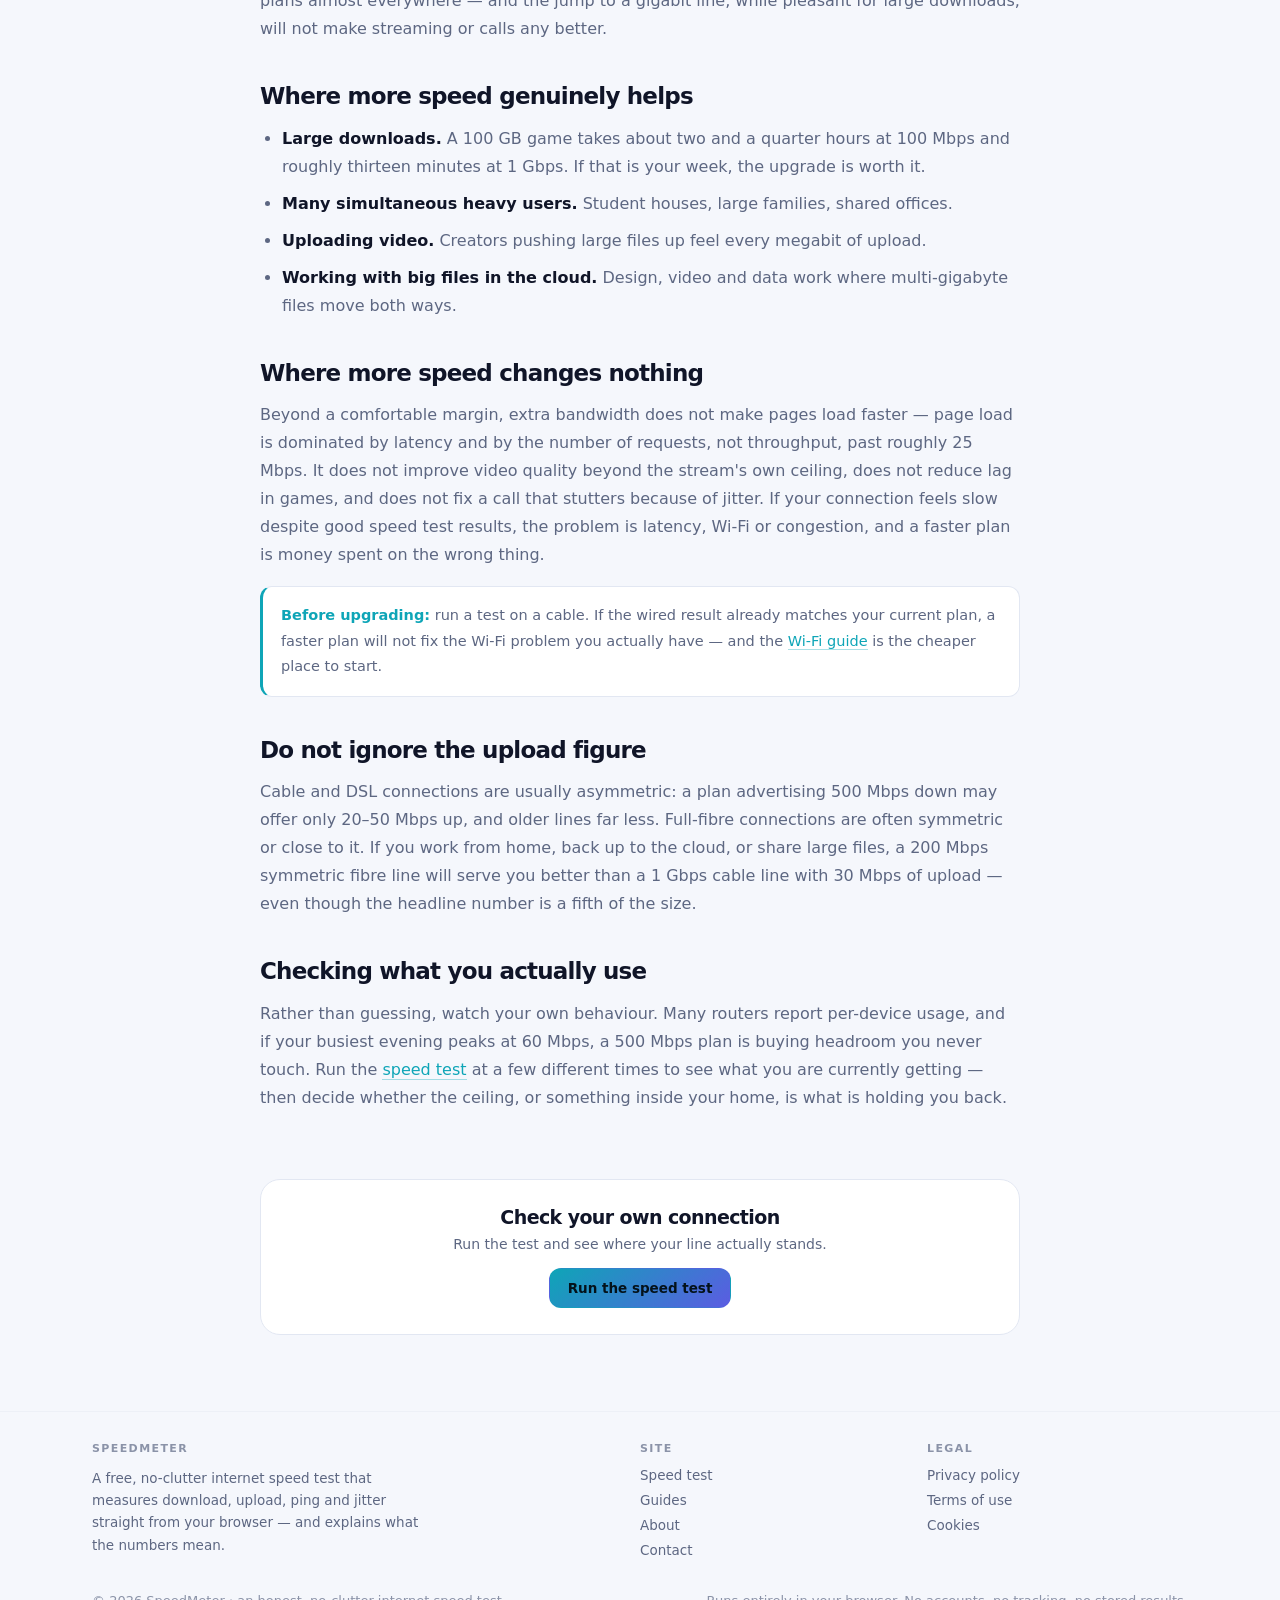
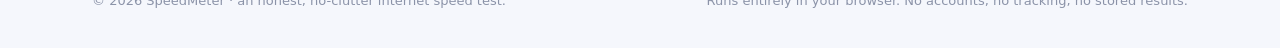
<file: guides/how-much-internet-speed-do-you-need.html>
<!DOCTYPE html>
<html lang="en" data-theme="dark">
<head>
<meta charset="UTF-8">
<meta name="viewport" content="width=device-width, initial-scale=1.0">
<title>How much internet speed do you actually need? — SpeedMeter</title>
<meta name="description" content="Realistic bandwidth requirements for streaming, gaming, video calls and working from home, plus how to size a plan for a whole household.">
<meta name="theme-color" content="#080b14">
<meta property="og:title" content="How much internet speed do you actually need? — SpeedMeter">
<meta property="og:description" content="Realistic bandwidth requirements for streaming, gaming, video calls and working from home, plus how to size a plan for a whole household.">
<meta property="og:type" content="article">
<link rel="icon" href="data:image/svg+xml,<svg xmlns='http://www.w3.org/2000/svg' viewBox='0 0 100 100'><rect width='100' height='100' rx='24' fill='%230d1220'/><path d='M56 12 30 56h18l-6 32 28-46H52z' fill='%2322d3ee'/></svg>">
<link rel="stylesheet" href="../assets/styles.css">
<script src="../assets/theme.js"></script>
<script src="../assets/ads.js"></script>
</head>
<body>

<nav class="nav">
  <div class="wrap nav-in">
    <a class="brand" href="../index.html" aria-label="SpeedMeter home">
      <svg viewBox="0 0 100 100" aria-hidden="true"><rect width="100" height="100" rx="24" fill="currentColor" opacity=".08"/><path d="M56 12 30 56h18l-6 32 28-46H52z" fill="url(#bg1)"/><defs><linearGradient id="bg1" x1="0" y1="0" x2="1" y2="1"><stop offset="0" stop-color="#22d3ee"/><stop offset="1" stop-color="#818cf8"/></linearGradient></defs></svg>
      <span>Speed<em>Meter</em></span>
    </a>
    <div class="nav-links">
      <a href="../index.html">Speed test</a>
      <a href="../guides/index.html">Guides</a>
      <a href="../about.html">About</a>
    </div>
    <div class="nav-right">
      <button class="ghost" id="theme" type="button" aria-label="Switch colour theme" title="Switch theme">
        <svg viewBox="0 0 24 24" fill="none" stroke="currentColor" stroke-width="2" stroke-linecap="round"><path d="M21 12.8A9 9 0 1 1 11.2 3a7 7 0 0 0 9.8 9.8Z"/></svg>
      </button>
    </div>
  </div>
</nav>

<main>
<div class="wrap">
  <header class="page-head">
    <p class="crumb"><a href="../index.html">Home</a> · <a href="index.html">Guides</a></p>
    <h1>How much internet speed do you actually need?</h1>
    <p class="lede">Providers sell headline numbers. Here is what each activity genuinely requires, and how to add it up for your household without overpaying.</p>
    <p class="byline">SpeedMeter · updated September 2026</p>
  </header>
  <div class="ad-slot" data-ad-slot="REPLACE-top"></div>
  <div class="prose">
    <p>The honest answer for most homes is: less than you are being sold, but with more upload than you are being offered. Here are the real figures.</p>

    <h2>What individual activities need</h2>
    <table>
      <thead><tr><th>Activity</th><th>Download</th><th>Upload</th></tr></thead>
      <tbody>
        <tr><td>Web browsing, email</td><td>3–5 Mbps</td><td>1 Mbps</td></tr>
        <tr><td>Music streaming</td><td>1–2 Mbps</td><td>—</td></tr>
        <tr><td>HD video (1080p)</td><td>5–8 Mbps</td><td>—</td></tr>
        <tr><td>4K video</td><td>25 Mbps</td><td>—</td></tr>
        <tr><td>Video call (HD)</td><td>3–4 Mbps</td><td>3–4 Mbps</td></tr>
        <tr><td>Group video call</td><td>5–8 Mbps</td><td>3–5 Mbps</td></tr>
        <tr><td>Online gaming</td><td>3–6 Mbps</td><td>1–2 Mbps</td></tr>
        <tr><td>Game downloads</td><td>As much as you have</td><td>—</td></tr>
        <tr><td>Cloud backup</td><td>—</td><td>As much as you have</td></tr>
        <tr><td>Live streaming (1080p)</td><td>—</td><td>6–10 Mbps</td></tr>
      </tbody>
    </table>
    <p>Two things in that table surprise people. Gaming needs remarkably little bandwidth — a competitive shooter sends tiny packets very frequently, which is why <a href="ping-jitter-packet-loss-explained.html">ping and jitter</a> decide your experience and megabits barely register. And video calls are symmetric: the upload requirement equals the download one, which is exactly where cheap plans fall down.</p>

    <h2>Adding it up for a household</h2>
    <p>Do not simply sum the peak of everything; not everyone streams 4K simultaneously. A practical method:</p>
    <ol>
      <li>Count the people likely to be online at the same time in the evening.</li>
      <li>Allow about 25 Mbps each — enough for one 4K stream or a comfortable mix of other things.</li>
      <li>Add 50 Mbps of headroom for background updates, backups and smart devices.</li>
      <li>Check the upload figure separately: allow 5 Mbps per person who works from home or streams.</li>
    </ol>
    <p>A family of four therefore wants roughly 150 Mbps down, with two people working from home pushing the upload requirement to about 10–15 Mbps. That is comfortably met by mid-tier plans almost everywhere — and the jump to a gigabit line, while pleasant for large downloads, will not make streaming or calls any better.</p>

    <h2>Where more speed genuinely helps</h2>
    <ul>
      <li><strong>Large downloads.</strong> A 100 GB game takes about two and a quarter hours at 100 Mbps and roughly thirteen minutes at 1 Gbps. If that is your week, the upgrade is worth it.</li>
      <li><strong>Many simultaneous heavy users.</strong> Student houses, large families, shared offices.</li>
      <li><strong>Uploading video.</strong> Creators pushing large files up feel every megabit of upload.</li>
      <li><strong>Working with big files in the cloud.</strong> Design, video and data work where multi-gigabyte files move both ways.</li>
    </ul>

    <h2>Where more speed changes nothing</h2>
    <p>Beyond a comfortable margin, extra bandwidth does not make pages load faster — page load is dominated by latency and by the number of requests, not throughput, past roughly 25 Mbps. It does not improve video quality beyond the stream's own ceiling, does not reduce lag in games, and does not fix a call that stutters because of jitter. If your connection feels slow despite good speed test results, the problem is latency, Wi-Fi or congestion, and a faster plan is money spent on the wrong thing.</p>

    <div class="callout">
      <p><strong>Before upgrading:</strong> run a test on a cable. If the wired result already matches your current plan, a faster plan will not fix the Wi-Fi problem you actually have — and the <a href="improve-your-wifi-speed.html">Wi-Fi guide</a> is the cheaper place to start.</p>
    </div>

    <h2>Do not ignore the upload figure</h2>
    <p>Cable and DSL connections are usually asymmetric: a plan advertising 500 Mbps down may offer only 20–50 Mbps up, and older lines far less. Full-fibre connections are often symmetric or close to it. If you work from home, back up to the cloud, or share large files, a 200 Mbps symmetric fibre line will serve you better than a 1 Gbps cable line with 30 Mbps of upload — even though the headline number is a fifth of the size.</p>

    <h2>Checking what you actually use</h2>
    <p>Rather than guessing, watch your own behaviour. Many routers report per-device usage, and if your busiest evening peaks at 60 Mbps, a 500 Mbps plan is buying headroom you never touch. Run the <a href="../index.html">speed test</a> at a few different times to see what you are currently getting — then decide whether the ceiling, or something inside your home, is what is holding you back.</p>  </div>
  <div class="ad-slot" data-ad-slot="REPLACE-foot"></div>
  <div class="cta">
    <h3>Check your own connection</h3>
    <p>Run the test and see where your line actually stands.</p>
    <a class="btn primary" href="../index.html">Run the speed test</a>
  </div>

</div>
</main>

<footer>
  <div class="wrap">
    <div class="foot-nav">
      <div>
        <h4>SpeedMeter</h4>
        <p class="blurb">A free, no-clutter internet speed test that measures download, upload, ping and jitter straight from your browser — and explains what the numbers mean.</p>
      </div>
      <div>
        <h4>Site</h4>
        <ul>
          <li><a href="../index.html">Speed test</a></li>
          <li><a href="../guides/index.html">Guides</a></li>
          <li><a href="../about.html">About</a></li>
          <li><a href="../contact.html">Contact</a></li>
        </ul>
      </div>
      <div>
        <h4>Legal</h4>
        <ul>
          <li><a href="../privacy.html">Privacy policy</a></li>
          <li><a href="../terms.html">Terms of use</a></li>
          <li><a href="../privacy.html#cookies">Cookies</a></li>
        </ul>
      </div>
    </div>
    <div class="foot-in">
      <div>&copy; <span id="year">2026</span> SpeedMeter · an honest, no-clutter internet speed test.</div>
      <div>Runs entirely in your browser. No accounts, no tracking, no stored results.</div>
    </div>
  </div>
</footer>

</body>
</html>
</file>
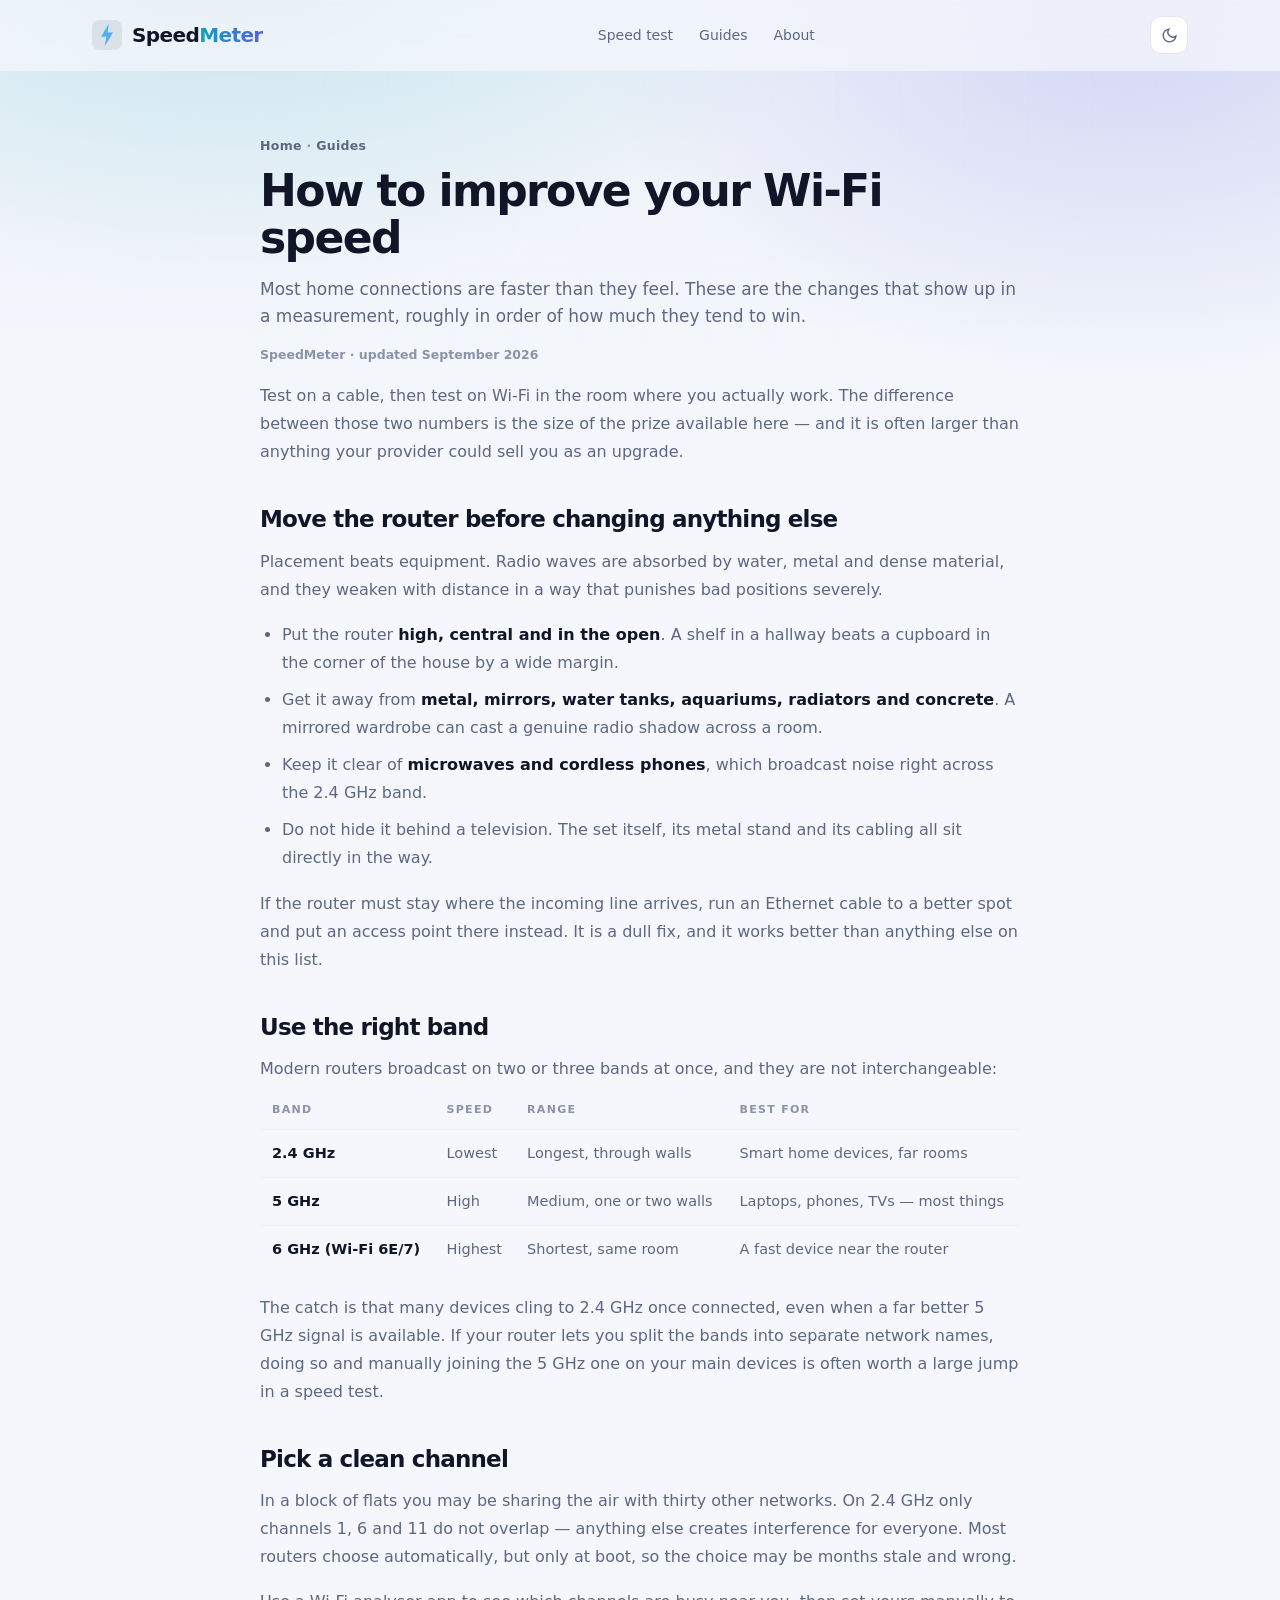
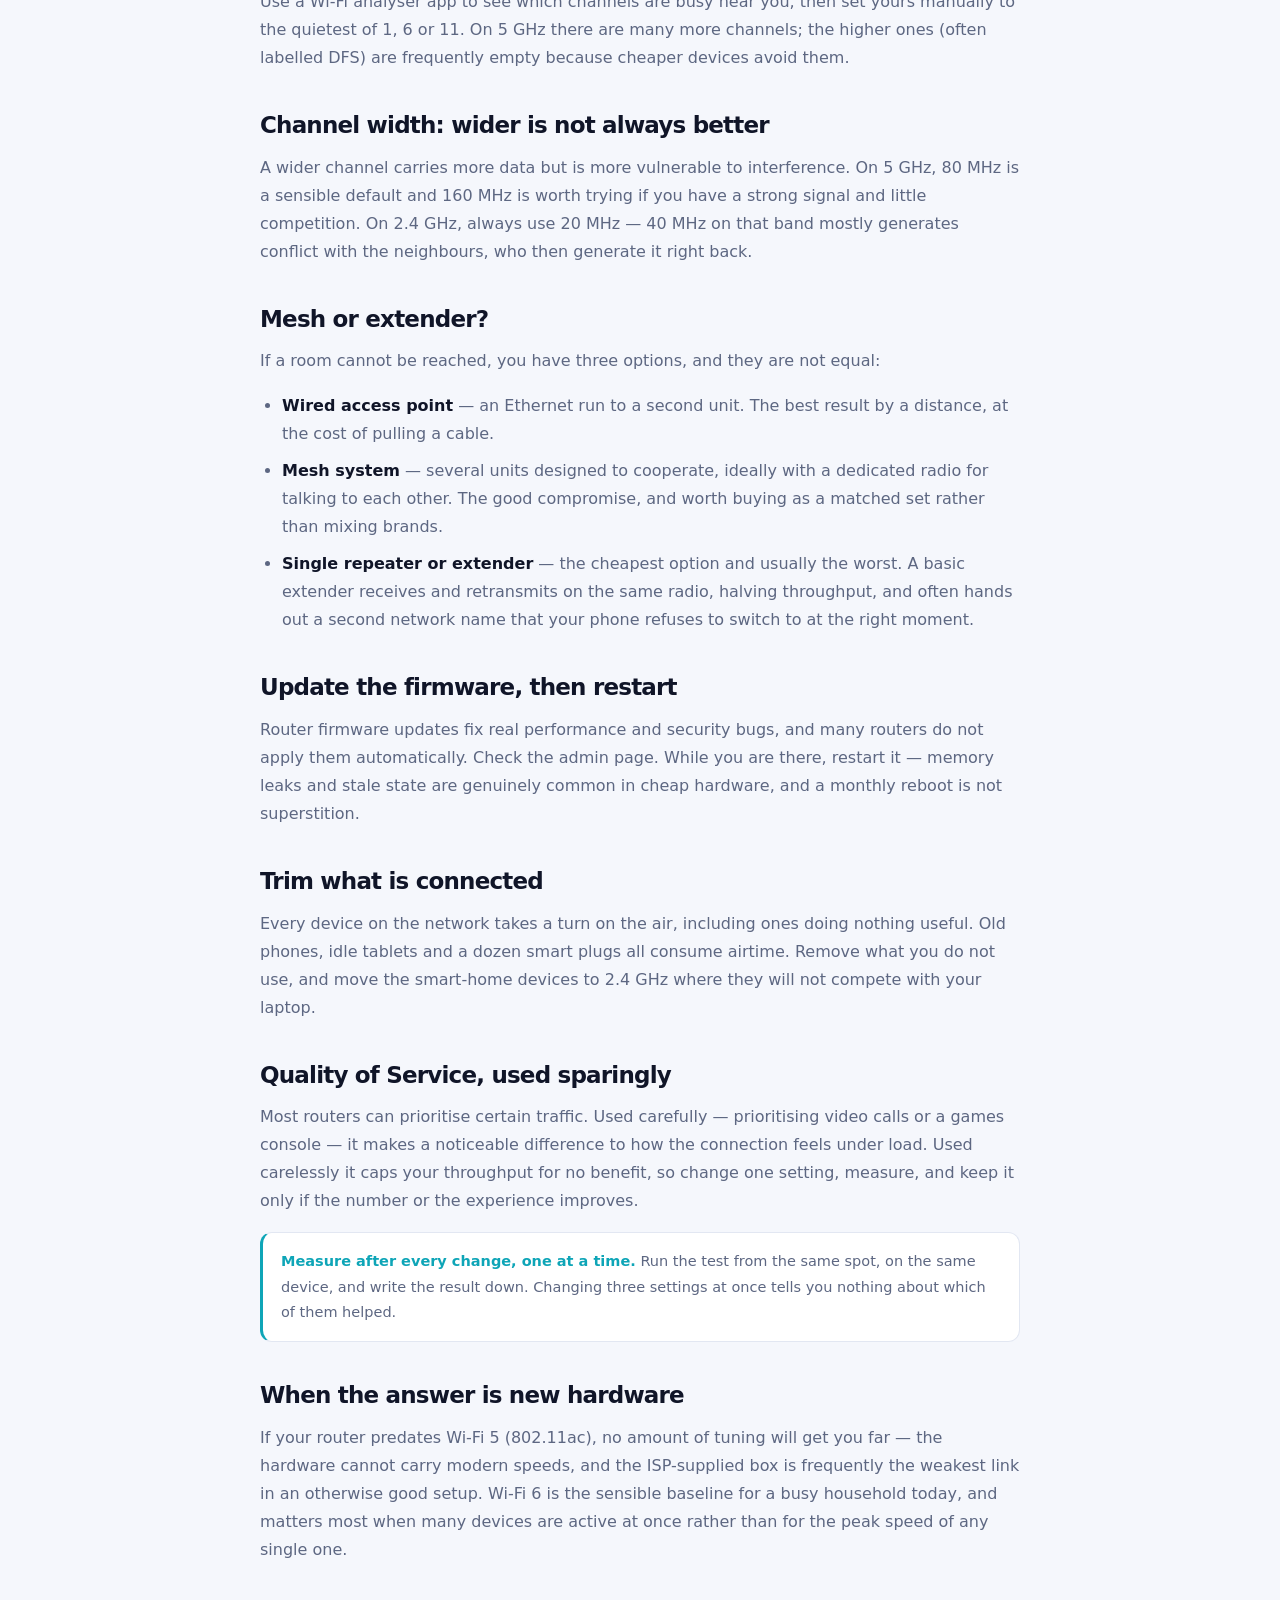
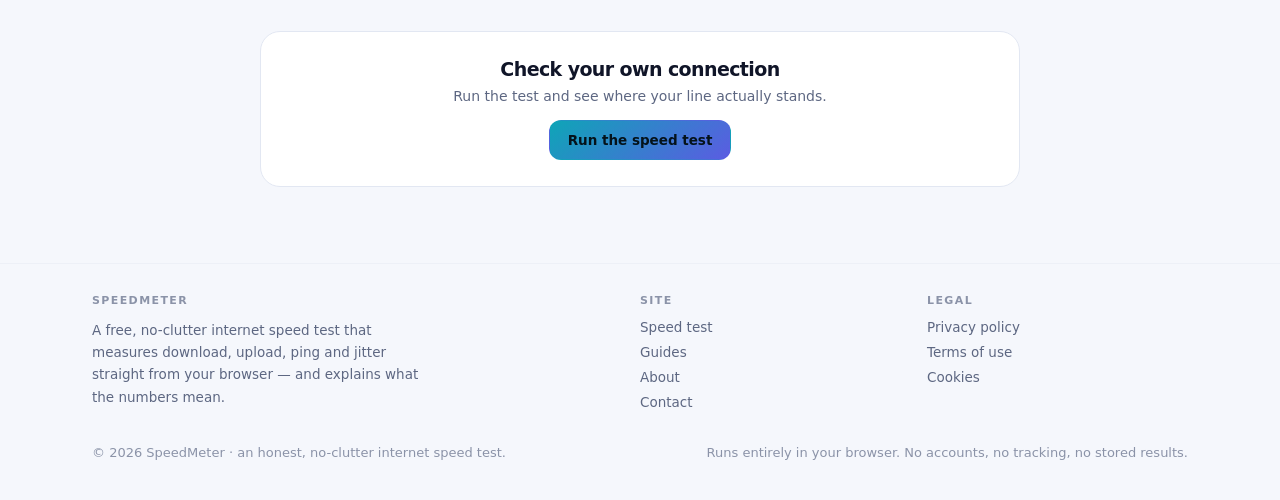
<file: guides/improve-your-wifi-speed.html>
<!DOCTYPE html>
<html lang="en" data-theme="dark">
<head>
<meta charset="UTF-8">
<meta name="viewport" content="width=device-width, initial-scale=1.0">
<title>How to improve your Wi-Fi speed — a practical guide — SpeedMeter</title>
<meta name="description" content="Router placement, choosing bands and channels, interference, mesh versus extenders, and the settings that actually make a measurable difference to Wi-Fi speed.">
<meta name="theme-color" content="#080b14">
<meta property="og:title" content="How to improve your Wi-Fi speed — a practical guide — SpeedMeter">
<meta property="og:description" content="Router placement, choosing bands and channels, interference, mesh versus extenders, and the settings that actually make a measurable difference to Wi-Fi speed.">
<meta property="og:type" content="article">
<link rel="icon" href="data:image/svg+xml,<svg xmlns='http://www.w3.org/2000/svg' viewBox='0 0 100 100'><rect width='100' height='100' rx='24' fill='%230d1220'/><path d='M56 12 30 56h18l-6 32 28-46H52z' fill='%2322d3ee'/></svg>">
<link rel="stylesheet" href="../assets/styles.css">
<script src="../assets/theme.js"></script>
<script src="../assets/ads.js"></script>
</head>
<body>

<nav class="nav">
  <div class="wrap nav-in">
    <a class="brand" href="../index.html" aria-label="SpeedMeter home">
      <svg viewBox="0 0 100 100" aria-hidden="true"><rect width="100" height="100" rx="24" fill="currentColor" opacity=".08"/><path d="M56 12 30 56h18l-6 32 28-46H52z" fill="url(#bg1)"/><defs><linearGradient id="bg1" x1="0" y1="0" x2="1" y2="1"><stop offset="0" stop-color="#22d3ee"/><stop offset="1" stop-color="#818cf8"/></linearGradient></defs></svg>
      <span>Speed<em>Meter</em></span>
    </a>
    <div class="nav-links">
      <a href="../index.html">Speed test</a>
      <a href="../guides/index.html">Guides</a>
      <a href="../about.html">About</a>
    </div>
    <div class="nav-right">
      <button class="ghost" id="theme" type="button" aria-label="Switch colour theme" title="Switch theme">
        <svg viewBox="0 0 24 24" fill="none" stroke="currentColor" stroke-width="2" stroke-linecap="round"><path d="M21 12.8A9 9 0 1 1 11.2 3a7 7 0 0 0 9.8 9.8Z"/></svg>
      </button>
    </div>
  </div>
</nav>

<main>
<div class="wrap">
  <header class="page-head">
    <p class="crumb"><a href="../index.html">Home</a> · <a href="index.html">Guides</a></p>
    <h1>How to improve your Wi-Fi speed</h1>
    <p class="lede">Most home connections are faster than they feel. These are the changes that show up in a measurement, roughly in order of how much they tend to win.</p>
    <p class="byline">SpeedMeter · updated September 2026</p>
  </header>
  <div class="ad-slot" data-ad-slot="REPLACE-top"></div>
  <div class="prose">
    <p>Test on a cable, then test on Wi-Fi in the room where you actually work. The difference between those two numbers is the size of the prize available here — and it is often larger than anything your provider could sell you as an upgrade.</p>

    <h2>Move the router before changing anything else</h2>
    <p>Placement beats equipment. Radio waves are absorbed by water, metal and dense material, and they weaken with distance in a way that punishes bad positions severely.</p>
    <ul>
      <li>Put the router <strong>high, central and in the open</strong>. A shelf in a hallway beats a cupboard in the corner of the house by a wide margin.</li>
      <li>Get it away from <strong>metal, mirrors, water tanks, aquariums, radiators and concrete</strong>. A mirrored wardrobe can cast a genuine radio shadow across a room.</li>
      <li>Keep it clear of <strong>microwaves and cordless phones</strong>, which broadcast noise right across the 2.4 GHz band.</li>
      <li>Do not hide it behind a television. The set itself, its metal stand and its cabling all sit directly in the way.</li>
    </ul>
    <p>If the router must stay where the incoming line arrives, run an Ethernet cable to a better spot and put an access point there instead. It is a dull fix, and it works better than anything else on this list.</p>

    <h2>Use the right band</h2>
    <p>Modern routers broadcast on two or three bands at once, and they are not interchangeable:</p>
    <table>
      <thead><tr><th>Band</th><th>Speed</th><th>Range</th><th>Best for</th></tr></thead>
      <tbody>
        <tr><td>2.4 GHz</td><td>Lowest</td><td>Longest, through walls</td><td>Smart home devices, far rooms</td></tr>
        <tr><td>5 GHz</td><td>High</td><td>Medium, one or two walls</td><td>Laptops, phones, TVs — most things</td></tr>
        <tr><td>6 GHz (Wi-Fi 6E/7)</td><td>Highest</td><td>Shortest, same room</td><td>A fast device near the router</td></tr>
      </tbody>
    </table>
    <p>The catch is that many devices cling to 2.4 GHz once connected, even when a far better 5 GHz signal is available. If your router lets you split the bands into separate network names, doing so and manually joining the 5 GHz one on your main devices is often worth a large jump in a speed test.</p>

    <h2>Pick a clean channel</h2>
    <p>In a block of flats you may be sharing the air with thirty other networks. On 2.4 GHz only channels 1, 6 and 11 do not overlap — anything else creates interference for everyone. Most routers choose automatically, but only at boot, so the choice may be months stale and wrong.</p>
    <p>Use a Wi-Fi analyser app to see which channels are busy near you, then set yours manually to the quietest of 1, 6 or 11. On 5 GHz there are many more channels; the higher ones (often labelled DFS) are frequently empty because cheaper devices avoid them.</p>

    <h2>Channel width: wider is not always better</h2>
    <p>A wider channel carries more data but is more vulnerable to interference. On 5 GHz, 80 MHz is a sensible default and 160 MHz is worth trying if you have a strong signal and little competition. On 2.4 GHz, always use 20 MHz — 40 MHz on that band mostly generates conflict with the neighbours, who then generate it right back.</p>

    <h2>Mesh or extender?</h2>
    <p>If a room cannot be reached, you have three options, and they are not equal:</p>
    <ul>
      <li><strong>Wired access point</strong> — an Ethernet run to a second unit. The best result by a distance, at the cost of pulling a cable.</li>
      <li><strong>Mesh system</strong> — several units designed to cooperate, ideally with a dedicated radio for talking to each other. The good compromise, and worth buying as a matched set rather than mixing brands.</li>
      <li><strong>Single repeater or extender</strong> — the cheapest option and usually the worst. A basic extender receives and retransmits on the same radio, halving throughput, and often hands out a second network name that your phone refuses to switch to at the right moment.</li>
    </ul>

    <h2>Update the firmware, then restart</h2>
    <p>Router firmware updates fix real performance and security bugs, and many routers do not apply them automatically. Check the admin page. While you are there, restart it — memory leaks and stale state are genuinely common in cheap hardware, and a monthly reboot is not superstition.</p>

    <h2>Trim what is connected</h2>
    <p>Every device on the network takes a turn on the air, including ones doing nothing useful. Old phones, idle tablets and a dozen smart plugs all consume airtime. Remove what you do not use, and move the smart-home devices to 2.4 GHz where they will not compete with your laptop.</p>

    <h2>Quality of Service, used sparingly</h2>
    <p>Most routers can prioritise certain traffic. Used carefully — prioritising video calls or a games console — it makes a noticeable difference to how the connection feels under load. Used carelessly it caps your throughput for no benefit, so change one setting, measure, and keep it only if the number or the experience improves.</p>

    <div class="callout">
      <p><strong>Measure after every change, one at a time.</strong> Run the test from the same spot, on the same device, and write the result down. Changing three settings at once tells you nothing about which of them helped.</p>
    </div>

    <h2>When the answer is new hardware</h2>
    <p>If your router predates Wi-Fi 5 (802.11ac), no amount of tuning will get you far — the hardware cannot carry modern speeds, and the ISP-supplied box is frequently the weakest link in an otherwise good setup. Wi-Fi 6 is the sensible baseline for a busy household today, and matters most when many devices are active at once rather than for the peak speed of any single one.</p>  </div>
  <div class="ad-slot" data-ad-slot="REPLACE-foot"></div>
  <div class="cta">
    <h3>Check your own connection</h3>
    <p>Run the test and see where your line actually stands.</p>
    <a class="btn primary" href="../index.html">Run the speed test</a>
  </div>

</div>
</main>

<footer>
  <div class="wrap">
    <div class="foot-nav">
      <div>
        <h4>SpeedMeter</h4>
        <p class="blurb">A free, no-clutter internet speed test that measures download, upload, ping and jitter straight from your browser — and explains what the numbers mean.</p>
      </div>
      <div>
        <h4>Site</h4>
        <ul>
          <li><a href="../index.html">Speed test</a></li>
          <li><a href="../guides/index.html">Guides</a></li>
          <li><a href="../about.html">About</a></li>
          <li><a href="../contact.html">Contact</a></li>
        </ul>
      </div>
      <div>
        <h4>Legal</h4>
        <ul>
          <li><a href="../privacy.html">Privacy policy</a></li>
          <li><a href="../terms.html">Terms of use</a></li>
          <li><a href="../privacy.html#cookies">Cookies</a></li>
        </ul>
      </div>
    </div>
    <div class="foot-in">
      <div>&copy; <span id="year">2026</span> SpeedMeter · an honest, no-clutter internet speed test.</div>
      <div>Runs entirely in your browser. No accounts, no tracking, no stored results.</div>
    </div>
  </div>
</footer>

</body>
</html>
</file>
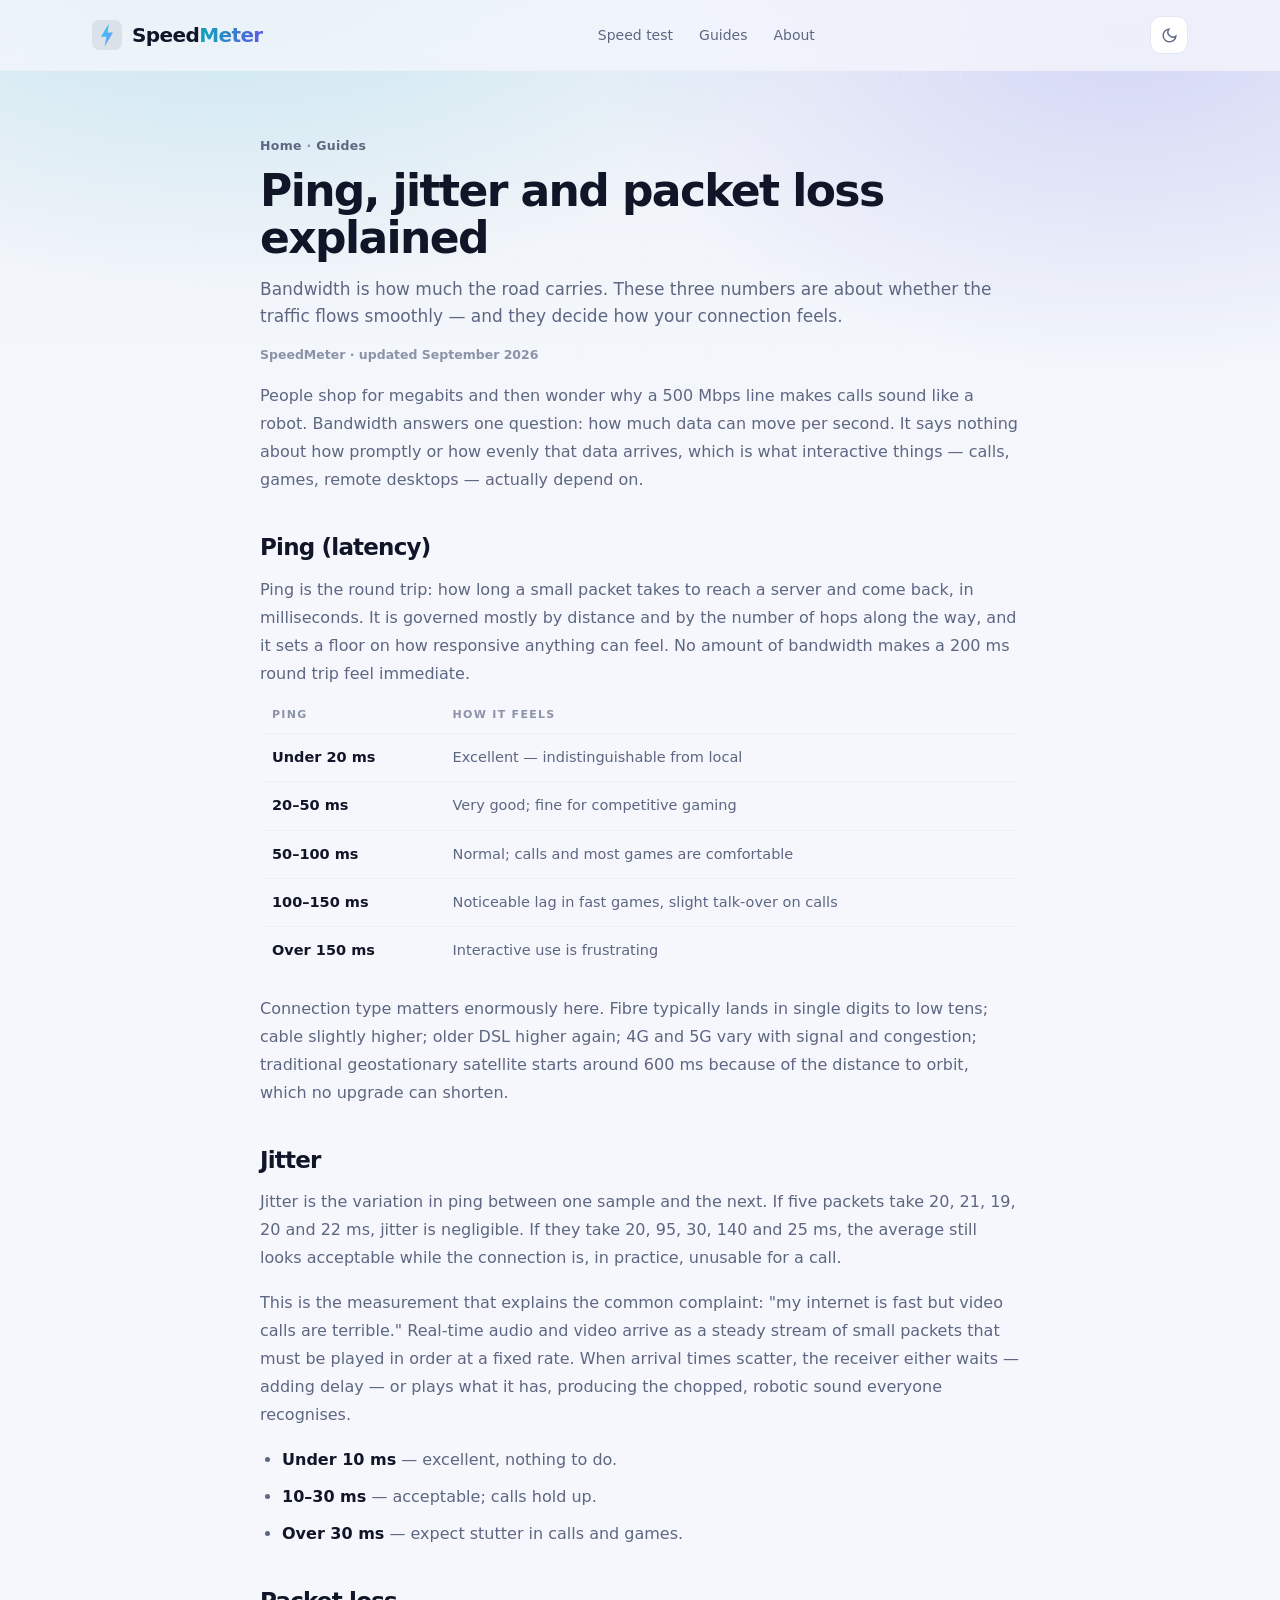
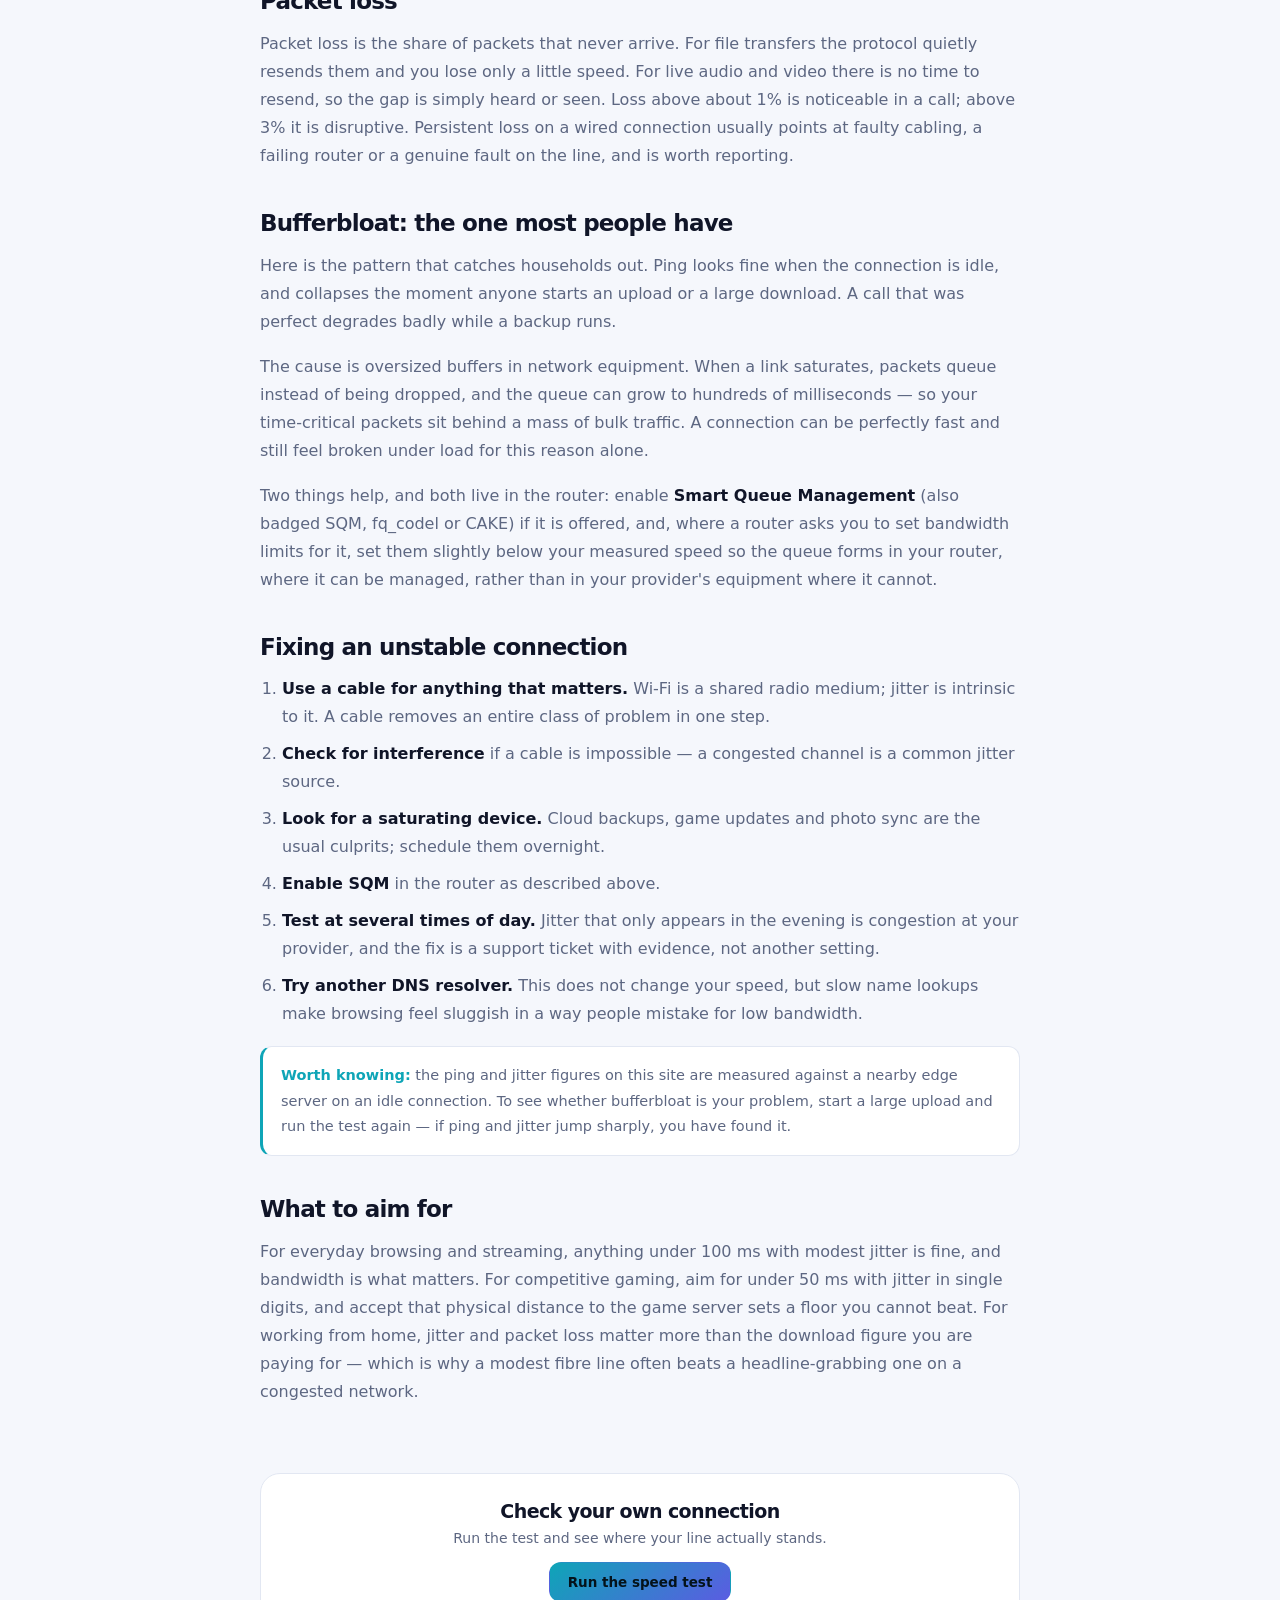
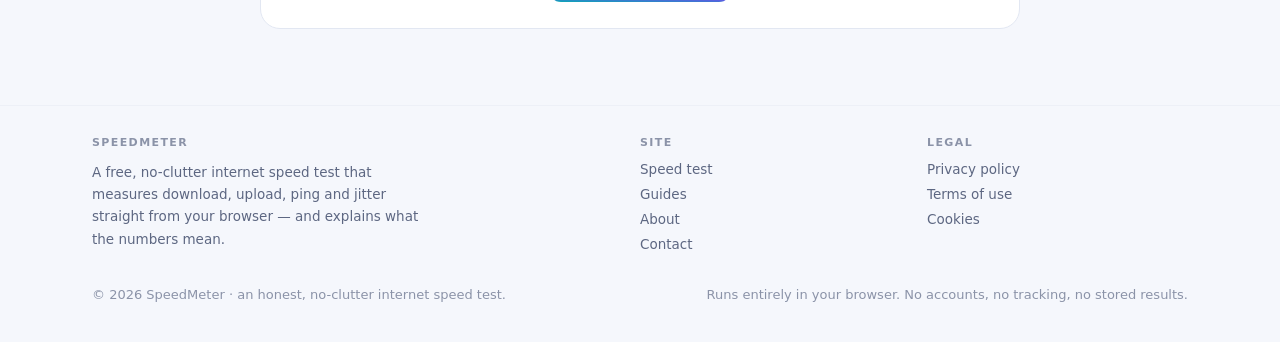
<file: guides/ping-jitter-packet-loss-explained.html>
<!DOCTYPE html>
<html lang="en" data-theme="dark">
<head>
<meta charset="UTF-8">
<meta name="viewport" content="width=device-width, initial-scale=1.0">
<title>Ping, jitter and packet loss explained — SpeedMeter</title>
<meta name="description" content="What ping, jitter and packet loss actually measure, what counts as a good figure, and how to fix a connection that is fast but unstable.">
<meta name="theme-color" content="#080b14">
<meta property="og:title" content="Ping, jitter and packet loss explained — SpeedMeter">
<meta property="og:description" content="What ping, jitter and packet loss actually measure, what counts as a good figure, and how to fix a connection that is fast but unstable.">
<meta property="og:type" content="article">
<link rel="icon" href="data:image/svg+xml,<svg xmlns='http://www.w3.org/2000/svg' viewBox='0 0 100 100'><rect width='100' height='100' rx='24' fill='%230d1220'/><path d='M56 12 30 56h18l-6 32 28-46H52z' fill='%2322d3ee'/></svg>">
<link rel="stylesheet" href="../assets/styles.css">
<script src="../assets/theme.js"></script>
<script src="../assets/ads.js"></script>
</head>
<body>

<nav class="nav">
  <div class="wrap nav-in">
    <a class="brand" href="../index.html" aria-label="SpeedMeter home">
      <svg viewBox="0 0 100 100" aria-hidden="true"><rect width="100" height="100" rx="24" fill="currentColor" opacity=".08"/><path d="M56 12 30 56h18l-6 32 28-46H52z" fill="url(#bg1)"/><defs><linearGradient id="bg1" x1="0" y1="0" x2="1" y2="1"><stop offset="0" stop-color="#22d3ee"/><stop offset="1" stop-color="#818cf8"/></linearGradient></defs></svg>
      <span>Speed<em>Meter</em></span>
    </a>
    <div class="nav-links">
      <a href="../index.html">Speed test</a>
      <a href="../guides/index.html">Guides</a>
      <a href="../about.html">About</a>
    </div>
    <div class="nav-right">
      <button class="ghost" id="theme" type="button" aria-label="Switch colour theme" title="Switch theme">
        <svg viewBox="0 0 24 24" fill="none" stroke="currentColor" stroke-width="2" stroke-linecap="round"><path d="M21 12.8A9 9 0 1 1 11.2 3a7 7 0 0 0 9.8 9.8Z"/></svg>
      </button>
    </div>
  </div>
</nav>

<main>
<div class="wrap">
  <header class="page-head">
    <p class="crumb"><a href="../index.html">Home</a> · <a href="index.html">Guides</a></p>
    <h1>Ping, jitter and packet loss explained</h1>
    <p class="lede">Bandwidth is how much the road carries. These three numbers are about whether the traffic flows smoothly — and they decide how your connection feels.</p>
    <p class="byline">SpeedMeter · updated September 2026</p>
  </header>
  <div class="ad-slot" data-ad-slot="REPLACE-top"></div>
  <div class="prose">
    <p>People shop for megabits and then wonder why a 500 Mbps line makes calls sound like a robot. Bandwidth answers one question: how much data can move per second. It says nothing about how promptly or how evenly that data arrives, which is what interactive things — calls, games, remote desktops — actually depend on.</p>

    <h2>Ping (latency)</h2>
    <p>Ping is the round trip: how long a small packet takes to reach a server and come back, in milliseconds. It is governed mostly by distance and by the number of hops along the way, and it sets a floor on how responsive anything can feel. No amount of bandwidth makes a 200 ms round trip feel immediate.</p>
    <table>
      <thead><tr><th>Ping</th><th>How it feels</th></tr></thead>
      <tbody>
        <tr><td>Under 20 ms</td><td>Excellent — indistinguishable from local</td></tr>
        <tr><td>20–50 ms</td><td>Very good; fine for competitive gaming</td></tr>
        <tr><td>50–100 ms</td><td>Normal; calls and most games are comfortable</td></tr>
        <tr><td>100–150 ms</td><td>Noticeable lag in fast games, slight talk-over on calls</td></tr>
        <tr><td>Over 150 ms</td><td>Interactive use is frustrating</td></tr>
      </tbody>
    </table>
    <p>Connection type matters enormously here. Fibre typically lands in single digits to low tens; cable slightly higher; older DSL higher again; 4G and 5G vary with signal and congestion; traditional geostationary satellite starts around 600 ms because of the distance to orbit, which no upgrade can shorten.</p>

    <h2>Jitter</h2>
    <p>Jitter is the variation in ping between one sample and the next. If five packets take 20, 21, 19, 20 and 22 ms, jitter is negligible. If they take 20, 95, 30, 140 and 25 ms, the average still looks acceptable while the connection is, in practice, unusable for a call.</p>
    <p>This is the measurement that explains the common complaint: "my internet is fast but video calls are terrible." Real-time audio and video arrive as a steady stream of small packets that must be played in order at a fixed rate. When arrival times scatter, the receiver either waits — adding delay — or plays what it has, producing the chopped, robotic sound everyone recognises.</p>
    <ul>
      <li><strong>Under 10 ms</strong> — excellent, nothing to do.</li>
      <li><strong>10–30 ms</strong> — acceptable; calls hold up.</li>
      <li><strong>Over 30 ms</strong> — expect stutter in calls and games.</li>
    </ul>

    <h2>Packet loss</h2>
    <p>Packet loss is the share of packets that never arrive. For file transfers the protocol quietly resends them and you lose only a little speed. For live audio and video there is no time to resend, so the gap is simply heard or seen. Loss above about 1% is noticeable in a call; above 3% it is disruptive. Persistent loss on a wired connection usually points at faulty cabling, a failing router or a genuine fault on the line, and is worth reporting.</p>

    <h2>Bufferbloat: the one most people have</h2>
    <p>Here is the pattern that catches households out. Ping looks fine when the connection is idle, and collapses the moment anyone starts an upload or a large download. A call that was perfect degrades badly while a backup runs.</p>
    <p>The cause is oversized buffers in network equipment. When a link saturates, packets queue instead of being dropped, and the queue can grow to hundreds of milliseconds — so your time-critical packets sit behind a mass of bulk traffic. A connection can be perfectly fast and still feel broken under load for this reason alone.</p>
    <p>Two things help, and both live in the router: enable <strong>Smart Queue Management</strong> (also badged SQM, fq_codel or CAKE) if it is offered, and, where a router asks you to set bandwidth limits for it, set them slightly below your measured speed so the queue forms in your router, where it can be managed, rather than in your provider's equipment where it cannot.</p>

    <h2>Fixing an unstable connection</h2>
    <ol>
      <li><strong>Use a cable for anything that matters.</strong> Wi-Fi is a shared radio medium; jitter is intrinsic to it. A cable removes an entire class of problem in one step.</li>
      <li><strong>Check for interference</strong> if a cable is impossible — a congested channel is a common jitter source.</li>
      <li><strong>Look for a saturating device.</strong> Cloud backups, game updates and photo sync are the usual culprits; schedule them overnight.</li>
      <li><strong>Enable SQM</strong> in the router as described above.</li>
      <li><strong>Test at several times of day.</strong> Jitter that only appears in the evening is congestion at your provider, and the fix is a support ticket with evidence, not another setting.</li>
      <li><strong>Try another DNS resolver.</strong> This does not change your speed, but slow name lookups make browsing feel sluggish in a way people mistake for low bandwidth.</li>
    </ol>

    <div class="callout">
      <p><strong>Worth knowing:</strong> the ping and jitter figures on this site are measured against a nearby edge server on an idle connection. To see whether bufferbloat is your problem, start a large upload and run the test again — if ping and jitter jump sharply, you have found it.</p>
    </div>

    <h2>What to aim for</h2>
    <p>For everyday browsing and streaming, anything under 100 ms with modest jitter is fine, and bandwidth is what matters. For competitive gaming, aim for under 50 ms with jitter in single digits, and accept that physical distance to the game server sets a floor you cannot beat. For working from home, jitter and packet loss matter more than the download figure you are paying for — which is why a modest fibre line often beats a headline-grabbing one on a congested network.</p>  </div>
  <div class="ad-slot" data-ad-slot="REPLACE-foot"></div>
  <div class="cta">
    <h3>Check your own connection</h3>
    <p>Run the test and see where your line actually stands.</p>
    <a class="btn primary" href="../index.html">Run the speed test</a>
  </div>

</div>
</main>

<footer>
  <div class="wrap">
    <div class="foot-nav">
      <div>
        <h4>SpeedMeter</h4>
        <p class="blurb">A free, no-clutter internet speed test that measures download, upload, ping and jitter straight from your browser — and explains what the numbers mean.</p>
      </div>
      <div>
        <h4>Site</h4>
        <ul>
          <li><a href="../index.html">Speed test</a></li>
          <li><a href="../guides/index.html">Guides</a></li>
          <li><a href="../about.html">About</a></li>
          <li><a href="../contact.html">Contact</a></li>
        </ul>
      </div>
      <div>
        <h4>Legal</h4>
        <ul>
          <li><a href="../privacy.html">Privacy policy</a></li>
          <li><a href="../terms.html">Terms of use</a></li>
          <li><a href="../privacy.html#cookies">Cookies</a></li>
        </ul>
      </div>
    </div>
    <div class="foot-in">
      <div>&copy; <span id="year">2026</span> SpeedMeter · an honest, no-clutter internet speed test.</div>
      <div>Runs entirely in your browser. No accounts, no tracking, no stored results.</div>
    </div>
  </div>
</footer>

</body>
</html>
</file>
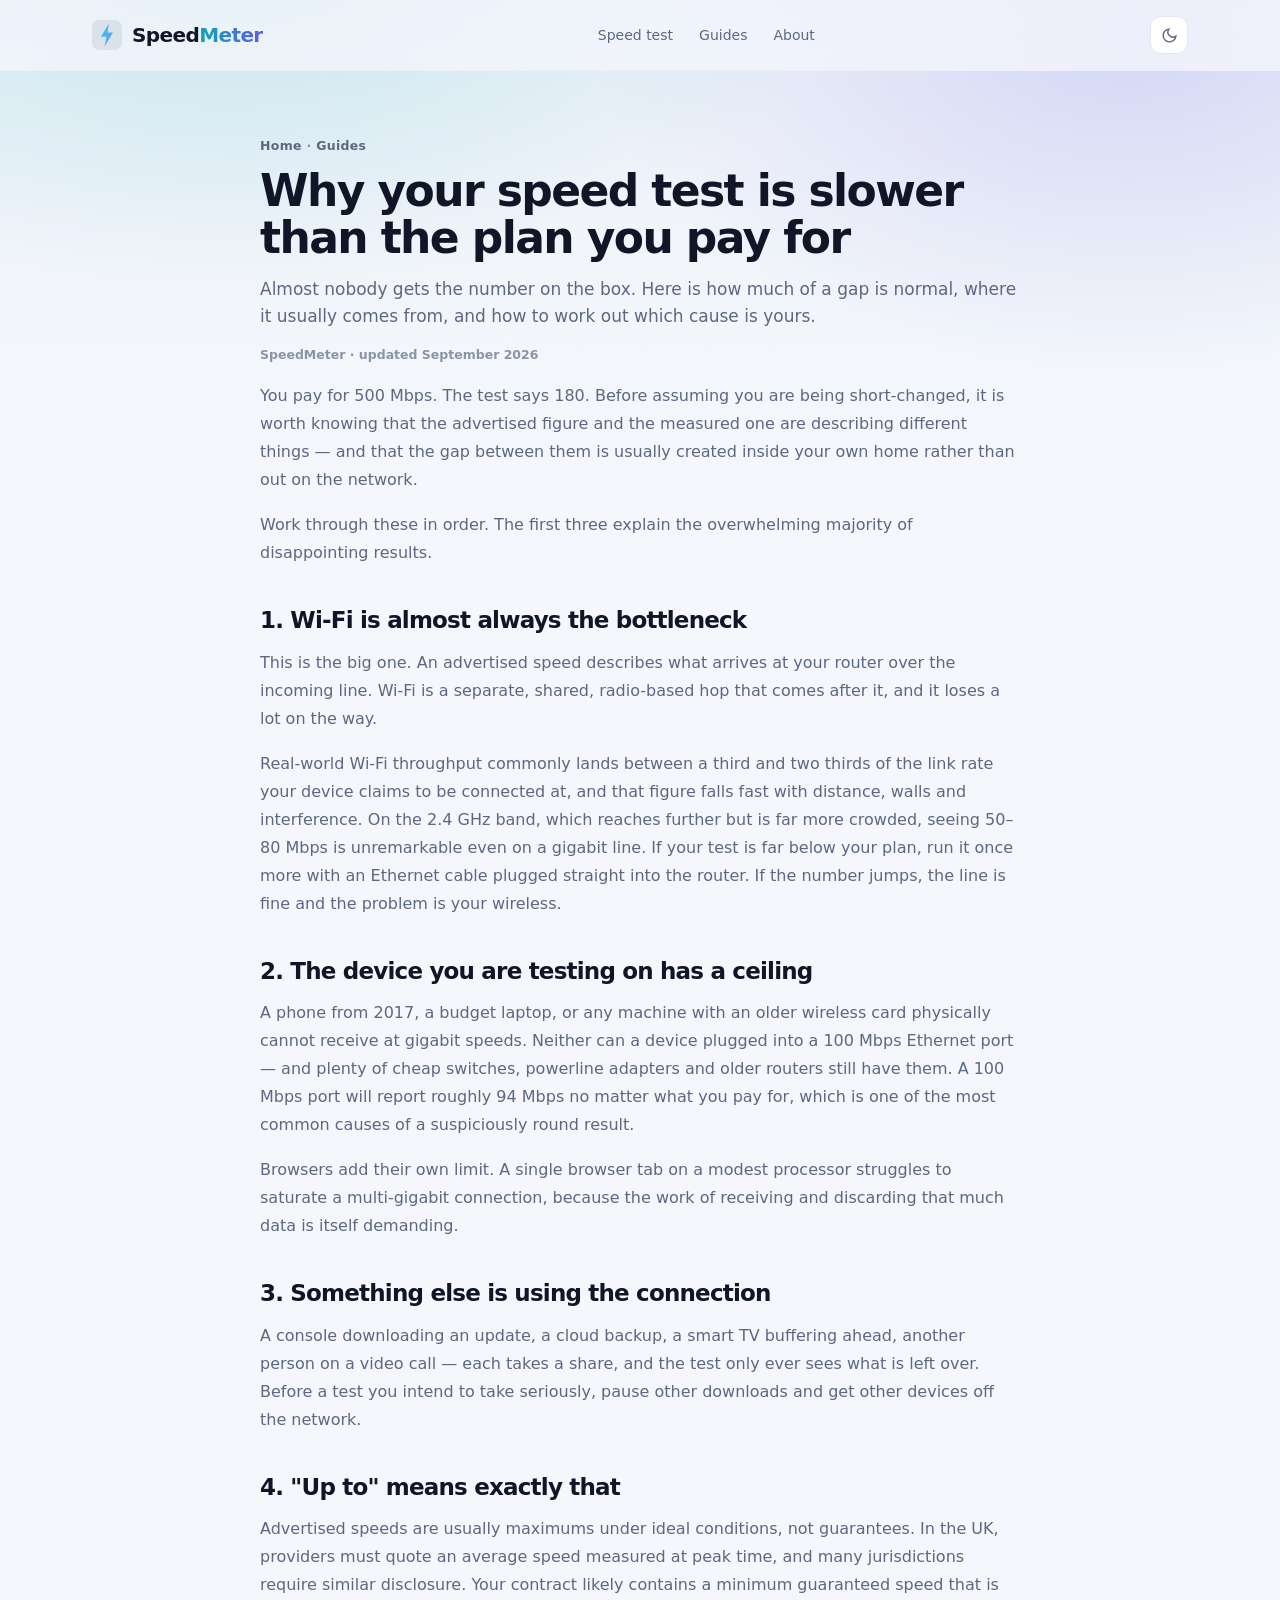
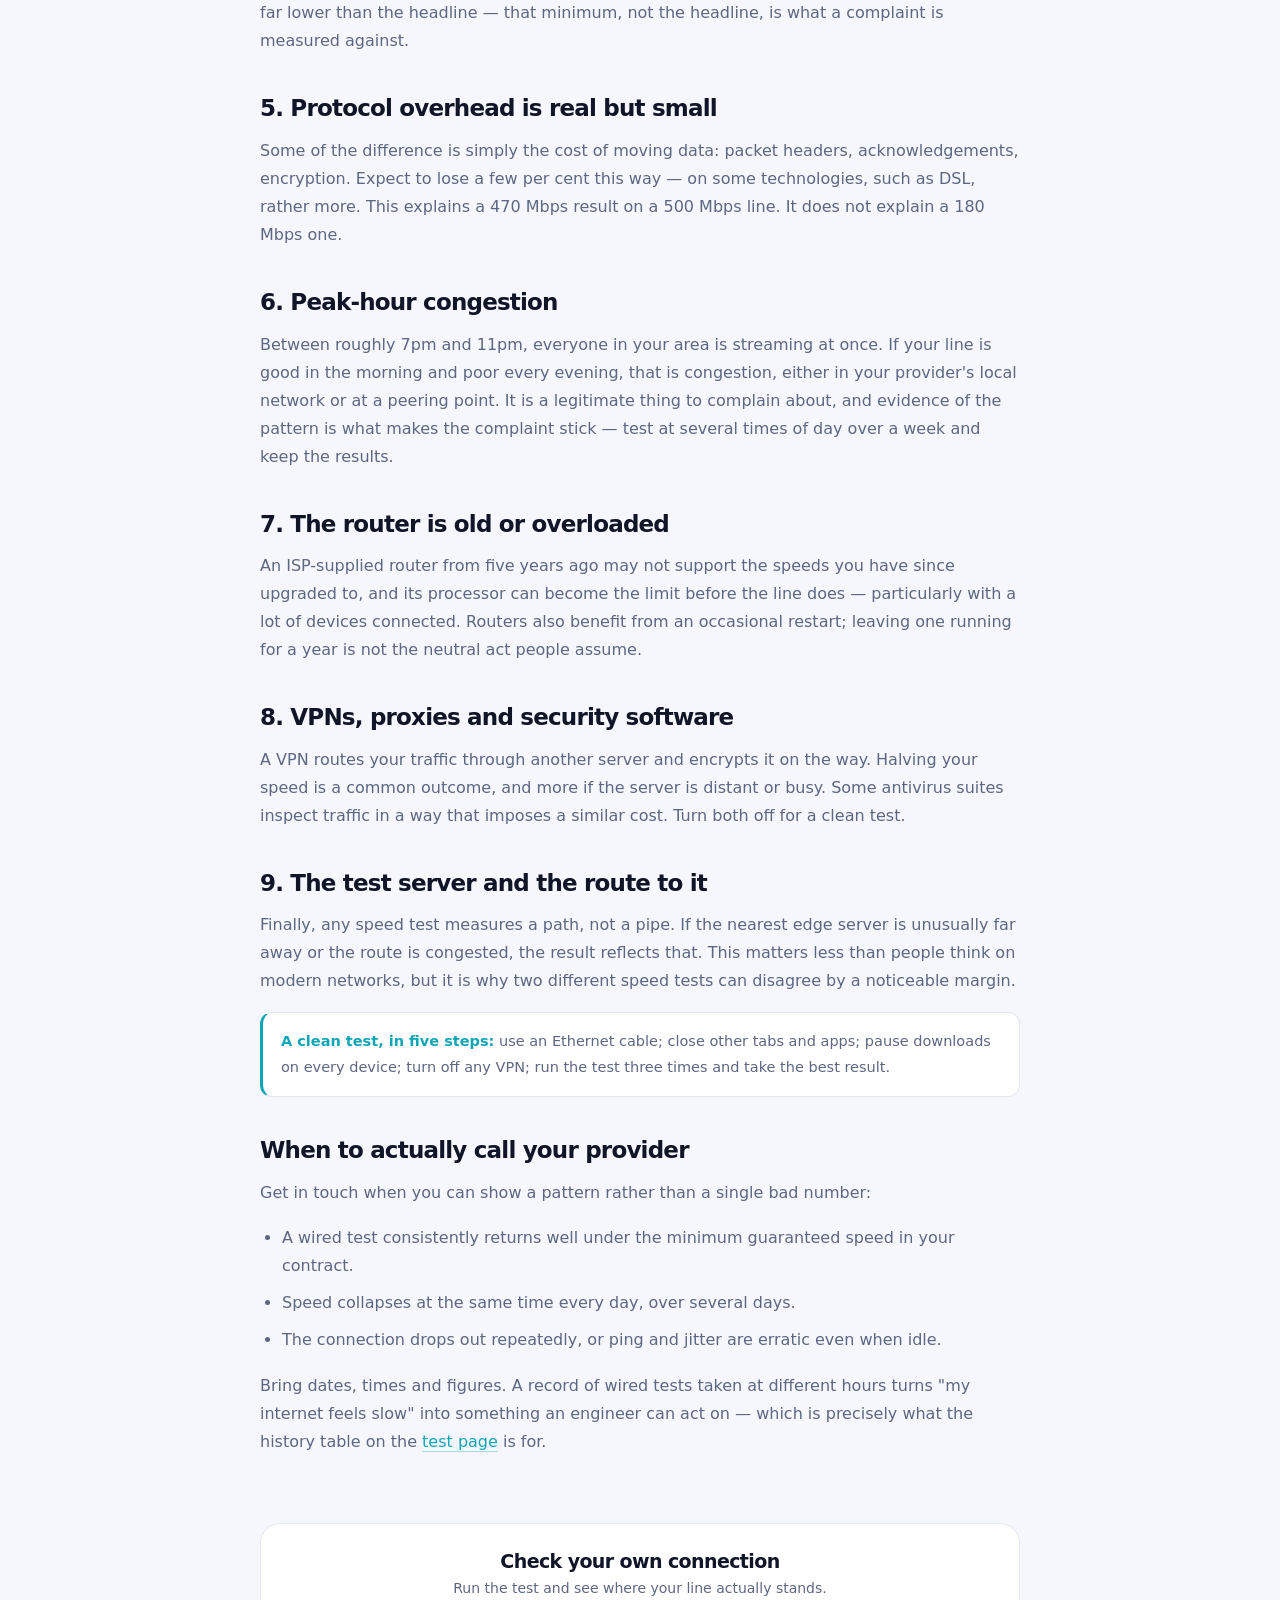
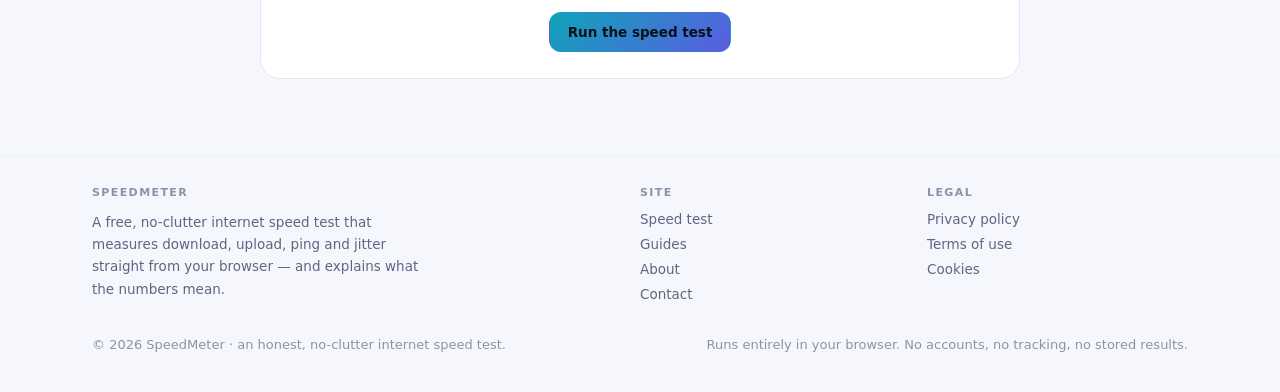
<file: guides/why-your-speed-test-is-slower-than-your-plan.html>
<!DOCTYPE html>
<html lang="en" data-theme="dark">
<head>
<meta charset="UTF-8">
<meta name="viewport" content="width=device-width, initial-scale=1.0">
<title>Why your speed test is slower than the plan you pay for — SpeedMeter</title>
<meta name="description" content="Nine reasons a speed test comes in under your advertised broadband speed, how to tell which one applies to you, and when it is worth calling your provider.">
<meta name="theme-color" content="#080b14">
<meta property="og:title" content="Why your speed test is slower than the plan you pay for — SpeedMeter">
<meta property="og:description" content="Nine reasons a speed test comes in under your advertised broadband speed, how to tell which one applies to you, and when it is worth calling your provider.">
<meta property="og:type" content="article">
<link rel="icon" href="data:image/svg+xml,<svg xmlns='http://www.w3.org/2000/svg' viewBox='0 0 100 100'><rect width='100' height='100' rx='24' fill='%230d1220'/><path d='M56 12 30 56h18l-6 32 28-46H52z' fill='%2322d3ee'/></svg>">
<link rel="stylesheet" href="../assets/styles.css">
<script src="../assets/theme.js"></script>
<script src="../assets/ads.js"></script>
</head>
<body>

<nav class="nav">
  <div class="wrap nav-in">
    <a class="brand" href="../index.html" aria-label="SpeedMeter home">
      <svg viewBox="0 0 100 100" aria-hidden="true"><rect width="100" height="100" rx="24" fill="currentColor" opacity=".08"/><path d="M56 12 30 56h18l-6 32 28-46H52z" fill="url(#bg1)"/><defs><linearGradient id="bg1" x1="0" y1="0" x2="1" y2="1"><stop offset="0" stop-color="#22d3ee"/><stop offset="1" stop-color="#818cf8"/></linearGradient></defs></svg>
      <span>Speed<em>Meter</em></span>
    </a>
    <div class="nav-links">
      <a href="../index.html">Speed test</a>
      <a href="../guides/index.html">Guides</a>
      <a href="../about.html">About</a>
    </div>
    <div class="nav-right">
      <button class="ghost" id="theme" type="button" aria-label="Switch colour theme" title="Switch theme">
        <svg viewBox="0 0 24 24" fill="none" stroke="currentColor" stroke-width="2" stroke-linecap="round"><path d="M21 12.8A9 9 0 1 1 11.2 3a7 7 0 0 0 9.8 9.8Z"/></svg>
      </button>
    </div>
  </div>
</nav>

<main>
<div class="wrap">
  <header class="page-head">
    <p class="crumb"><a href="../index.html">Home</a> · <a href="index.html">Guides</a></p>
    <h1>Why your speed test is slower than the plan you pay for</h1>
    <p class="lede">Almost nobody gets the number on the box. Here is how much of a gap is normal, where it usually comes from, and how to work out which cause is yours.</p>
    <p class="byline">SpeedMeter · updated September 2026</p>
  </header>
  <div class="ad-slot" data-ad-slot="REPLACE-top"></div>
  <div class="prose">
    <p>You pay for 500 Mbps. The test says 180. Before assuming you are being short-changed, it is worth knowing that the advertised figure and the measured one are describing different things — and that the gap between them is usually created inside your own home rather than out on the network.</p>
    <p>Work through these in order. The first three explain the overwhelming majority of disappointing results.</p>

    <h2>1. Wi-Fi is almost always the bottleneck</h2>
    <p>This is the big one. An advertised speed describes what arrives at your router over the incoming line. Wi-Fi is a separate, shared, radio-based hop that comes after it, and it loses a lot on the way.</p>
    <p>Real-world Wi-Fi throughput commonly lands between a third and two thirds of the link rate your device claims to be connected at, and that figure falls fast with distance, walls and interference. On the 2.4 GHz band, which reaches further but is far more crowded, seeing 50–80 Mbps is unremarkable even on a gigabit line. If your test is far below your plan, run it once more with an Ethernet cable plugged straight into the router. If the number jumps, the line is fine and the problem is your wireless.</p>

    <h2>2. The device you are testing on has a ceiling</h2>
    <p>A phone from 2017, a budget laptop, or any machine with an older wireless card physically cannot receive at gigabit speeds. Neither can a device plugged into a 100 Mbps Ethernet port — and plenty of cheap switches, powerline adapters and older routers still have them. A 100 Mbps port will report roughly 94 Mbps no matter what you pay for, which is one of the most common causes of a suspiciously round result.</p>
    <p>Browsers add their own limit. A single browser tab on a modest processor struggles to saturate a multi-gigabit connection, because the work of receiving and discarding that much data is itself demanding.</p>

    <h2>3. Something else is using the connection</h2>
    <p>A console downloading an update, a cloud backup, a smart TV buffering ahead, another person on a video call — each takes a share, and the test only ever sees what is left over. Before a test you intend to take seriously, pause other downloads and get other devices off the network.</p>

    <h2>4. "Up to" means exactly that</h2>
    <p>Advertised speeds are usually maximums under ideal conditions, not guarantees. In the UK, providers must quote an average speed measured at peak time, and many jurisdictions require similar disclosure. Your contract likely contains a minimum guaranteed speed that is far lower than the headline — that minimum, not the headline, is what a complaint is measured against.</p>

    <h2>5. Protocol overhead is real but small</h2>
    <p>Some of the difference is simply the cost of moving data: packet headers, acknowledgements, encryption. Expect to lose a few per cent this way — on some technologies, such as DSL, rather more. This explains a 470 Mbps result on a 500 Mbps line. It does not explain a 180 Mbps one.</p>

    <h2>6. Peak-hour congestion</h2>
    <p>Between roughly 7pm and 11pm, everyone in your area is streaming at once. If your line is good in the morning and poor every evening, that is congestion, either in your provider's local network or at a peering point. It is a legitimate thing to complain about, and evidence of the pattern is what makes the complaint stick — test at several times of day over a week and keep the results.</p>

    <h2>7. The router is old or overloaded</h2>
    <p>An ISP-supplied router from five years ago may not support the speeds you have since upgraded to, and its processor can become the limit before the line does — particularly with a lot of devices connected. Routers also benefit from an occasional restart; leaving one running for a year is not the neutral act people assume.</p>

    <h2>8. VPNs, proxies and security software</h2>
    <p>A VPN routes your traffic through another server and encrypts it on the way. Halving your speed is a common outcome, and more if the server is distant or busy. Some antivirus suites inspect traffic in a way that imposes a similar cost. Turn both off for a clean test.</p>

    <h2>9. The test server and the route to it</h2>
    <p>Finally, any speed test measures a path, not a pipe. If the nearest edge server is unusually far away or the route is congested, the result reflects that. This matters less than people think on modern networks, but it is why two different speed tests can disagree by a noticeable margin.</p>

    <div class="callout">
      <p><strong>A clean test, in five steps:</strong> use an Ethernet cable; close other tabs and apps; pause downloads on every device; turn off any VPN; run the test three times and take the best result.</p>
    </div>

    <h2>When to actually call your provider</h2>
    <p>Get in touch when you can show a pattern rather than a single bad number:</p>
    <ul>
      <li>A wired test consistently returns well under the minimum guaranteed speed in your contract.</li>
      <li>Speed collapses at the same time every day, over several days.</li>
      <li>The connection drops out repeatedly, or ping and jitter are erratic even when idle.</li>
    </ul>
    <p>Bring dates, times and figures. A record of wired tests taken at different hours turns "my internet feels slow" into something an engineer can act on — which is precisely what the history table on the <a href="../index.html">test page</a> is for.</p>  </div>
  <div class="ad-slot" data-ad-slot="REPLACE-foot"></div>
  <div class="cta">
    <h3>Check your own connection</h3>
    <p>Run the test and see where your line actually stands.</p>
    <a class="btn primary" href="../index.html">Run the speed test</a>
  </div>

</div>
</main>

<footer>
  <div class="wrap">
    <div class="foot-nav">
      <div>
        <h4>SpeedMeter</h4>
        <p class="blurb">A free, no-clutter internet speed test that measures download, upload, ping and jitter straight from your browser — and explains what the numbers mean.</p>
      </div>
      <div>
        <h4>Site</h4>
        <ul>
          <li><a href="../index.html">Speed test</a></li>
          <li><a href="../guides/index.html">Guides</a></li>
          <li><a href="../about.html">About</a></li>
          <li><a href="../contact.html">Contact</a></li>
        </ul>
      </div>
      <div>
        <h4>Legal</h4>
        <ul>
          <li><a href="../privacy.html">Privacy policy</a></li>
          <li><a href="../terms.html">Terms of use</a></li>
          <li><a href="../privacy.html#cookies">Cookies</a></li>
        </ul>
      </div>
    </div>
    <div class="foot-in">
      <div>&copy; <span id="year">2026</span> SpeedMeter · an honest, no-clutter internet speed test.</div>
      <div>Runs entirely in your browser. No accounts, no tracking, no stored results.</div>
    </div>
  </div>
</footer>

</body>
</html>
</file>
<file: assets/styles.css>
:root{
  --bg:#080b14; --bg-2:#0b1020; --panel:rgba(255,255,255,.04); --panel-2:rgba(255,255,255,.025);
  --line:rgba(255,255,255,.09); --line-2:rgba(255,255,255,.055);
  --text:#e9edf7; --muted:#8e99b3; --dim:#606d89;
  --accent:#22d3ee; --accent-2:#818cf8; --good:#34d399; --warn:#fbbf24; --bad:#fb7185;
  --track:rgba(255,255,255,.07);
  --shadow:0 30px 80px rgba(0,0,0,.55);
  --radius:20px;
}
html[data-theme="light"]{
  --bg:#f5f7fc; --bg-2:#eef1f9; --panel:#ffffff; --panel-2:#ffffff;
  --line:#e2e7f2; --line-2:#edf0f7;
  --text:#101528; --muted:#5d6782; --dim:#8b93a8;
  --accent:#0ea5b7; --accent-2:#5b5ce2; --good:#0f9d68; --warn:#b4790b; --bad:#e11d48;
  --track:rgba(16,21,40,.09);
  --shadow:0 24px 60px rgba(20,25,50,.10);
}
*{box-sizing:border-box}
html,body{height:100%}
body{
  margin:0; color:var(--text); background:var(--bg);
  font-family:ui-sans-serif,system-ui,-apple-system,"Segoe UI",Inter,Roboto,Helvetica,Arial,sans-serif;
  -webkit-font-smoothing:antialiased; overflow-x:hidden;
}
body::before{
  content:""; position:fixed; inset:0; z-index:-2; pointer-events:none;
  background:
    radial-gradient(900px 520px at 18% -8%, color-mix(in srgb, var(--accent) 22%, transparent), transparent 70%),
    radial-gradient(760px 480px at 88% 4%, color-mix(in srgb, var(--accent-2) 20%, transparent), transparent 70%),
    linear-gradient(180deg, var(--bg-2), var(--bg) 55%);
  opacity:.9;
}
body::after{
  content:""; position:fixed; inset:0; z-index:-1; pointer-events:none; opacity:.35;
  background-image:linear-gradient(var(--line-2) 1px,transparent 1px),linear-gradient(90deg,var(--line-2) 1px,transparent 1px);
  background-size:64px 64px;
  mask-image:radial-gradient(70% 55% at 50% 0%,#000,transparent 85%);
  -webkit-mask-image:radial-gradient(70% 55% at 50% 0%,#000,transparent 85%);
}
a{color:inherit;text-decoration:none}
.wrap{max-width:1140px;margin:0 auto;padding:0 22px}

/* ---------- nav ---------- */
.nav{position:sticky;top:0;z-index:20;backdrop-filter:blur(14px);-webkit-backdrop-filter:blur(14px);
  background:color-mix(in srgb,var(--bg) 72%,transparent);border-bottom:1px solid var(--line-2)}
.nav-in{display:flex;align-items:center;justify-content:space-between;height:70px}
.brand{display:flex;align-items:center;gap:10px;font-weight:800;letter-spacing:-.6px;font-size:20px}
.brand svg{width:30px;height:30px;flex:none}
.brand em{font-style:normal;background:linear-gradient(92deg,var(--accent),var(--accent-2));-webkit-background-clip:text;background-clip:text;color:transparent}
.nav-links{display:flex;gap:26px;font-size:14px;color:var(--muted)}
.nav-links a:hover{color:var(--text)}
.nav-right{display:flex;align-items:center;gap:12px}
.ghost{display:grid;place-items:center;width:38px;height:38px;border-radius:11px;border:1px solid var(--line);
  background:var(--panel);color:var(--muted);cursor:pointer;transition:.18s}
.ghost:hover{color:var(--text);border-color:var(--accent);transform:translateY(-1px)}
.ghost svg{width:17px;height:17px}

/* ---------- hero ---------- */
.hero{text-align:center;padding:58px 0 8px}
.tag{display:inline-flex;align-items:center;gap:8px;border:1px solid var(--line);background:var(--panel);
  color:var(--muted);border-radius:999px;padding:7px 14px;font-size:12.5px;font-weight:600;letter-spacing:.2px}
.dot{width:7px;height:7px;border-radius:50%;background:var(--good);box-shadow:0 0 0 4px color-mix(in srgb,var(--good) 22%,transparent)}
h1{font-size:clamp(34px,5.4vw,58px);line-height:1.04;letter-spacing:-2.2px;margin:18px 0 14px;font-weight:800}
h1 em{font-style:normal;background:linear-gradient(92deg,var(--accent),var(--accent-2));-webkit-background-clip:text;background-clip:text;color:transparent}
.sub{color:var(--muted);font-size:17px;line-height:1.6;max-width:580px;margin:0 auto}

/* ---------- tester ---------- */
.tester{position:relative;margin:34px auto 0;border:1px solid var(--line);border-radius:26px;
  background:linear-gradient(180deg,var(--panel),var(--panel-2));box-shadow:var(--shadow);overflow:hidden}
.tester::before{content:"";position:absolute;inset:0;pointer-events:none;
  background:radial-gradient(520px 260px at 50% -10%,color-mix(in srgb,var(--accent) 14%,transparent),transparent 70%)}
.phases{position:relative;display:flex;gap:8px;justify-content:center;flex-wrap:wrap;padding:20px 20px 0}
.phase{display:flex;align-items:center;gap:8px;font-size:12.5px;font-weight:650;color:var(--dim);
  border:1px solid var(--line-2);background:var(--panel-2);border-radius:999px;padding:7px 13px;transition:.2s}
.phase i{width:6px;height:6px;border-radius:50%;background:currentColor;opacity:.55}
.phase.active{color:var(--accent);border-color:color-mix(in srgb,var(--accent) 45%,transparent);
  background:color-mix(in srgb,var(--accent) 10%,transparent)}
.phase.active i{opacity:1;animation:pulse 1.1s ease-in-out infinite}
.phase.done{color:var(--good);border-color:color-mix(in srgb,var(--good) 35%,transparent)}
.phase.done i{opacity:1}
@keyframes pulse{0%,100%{transform:scale(1);opacity:1}50%{transform:scale(1.7);opacity:.45}}

.gauge-wrap{position:relative;display:grid;place-items:center;padding:12px 20px 4px}
.gauge{position:relative;width:min(360px,84vw);aspect-ratio:1}
.gauge svg{width:100%;height:100%;overflow:visible;transform:rotate(0deg)}
.arc-track{stroke:var(--track)}
.arc-fill{stroke:url(#grad);transition:stroke-dasharray .22s cubic-bezier(.22,1,.36,1)}
.tick{stroke:var(--line);stroke-width:2}
.tick-label{fill:var(--dim);font-size:10px;font-weight:700;letter-spacing:.4px}
.readout{position:absolute;inset:0;display:grid;place-content:center;text-align:center;gap:2px}
.readout .num{font-size:clamp(44px,11vw,64px);font-weight:800;letter-spacing:-3px;line-height:1;
  font-variant-numeric:tabular-nums}
.readout .unit{font-size:12px;font-weight:750;letter-spacing:2.4px;color:var(--muted);text-transform:uppercase}
.readout .what{font-size:12.5px;color:var(--dim);font-weight:650;letter-spacing:.3px;margin-top:6px;min-height:16px}

.start{position:absolute;inset:0;display:grid;place-content:center;place-items:center;gap:10px;
  background:radial-gradient(closest-side,color-mix(in srgb,var(--bg) 82%,transparent),transparent);
  border:0;color:var(--text);cursor:pointer;font-family:inherit;border-radius:50%;transition:.2s}
.start .circle{width:132px;height:132px;border-radius:50%;display:grid;place-items:center;
  font-size:19px;font-weight:800;letter-spacing:1.6px;
  background:linear-gradient(140deg,var(--accent),var(--accent-2));color:#04121a;
  box-shadow:0 0 0 1px color-mix(in srgb,var(--accent) 40%,transparent),0 18px 44px color-mix(in srgb,var(--accent) 30%,transparent)}
.start:hover .circle{transform:scale(1.045)}
.start .circle{transition:transform .2s cubic-bezier(.22,1,.36,1)}
.start:focus-visible{outline:2px solid var(--accent);outline-offset:6px}
.start small{color:var(--muted);font-size:12px;font-weight:600}
.start[hidden]{display:none}

.chart{position:relative;padding:0 22px 6px}
.chart svg{width:100%;height:86px;display:block;overflow:visible}
.chart .baseline{stroke:var(--line-2);stroke-width:1;stroke-dasharray:3 5}
.chart .series{fill:none;stroke-width:2.2;stroke-linecap:round;stroke-linejoin:round}
.chart .area{opacity:.16}
.status{text-align:center;color:var(--muted);font-size:13.5px;padding:2px 20px 18px;min-height:20px}
.status b{color:var(--text);font-weight:700}

/* ---------- results ---------- */
.results{display:grid;grid-template-columns:repeat(4,1fr);gap:1px;background:var(--line-2);
  border-top:1px solid var(--line-2)}
.stat{background:var(--bg);padding:20px 18px;display:flex;flex-direction:column;gap:6px;position:relative}
html[data-theme="light"] .stat{background:var(--panel)}
.stat .k{display:flex;align-items:center;gap:8px;font-size:11.5px;font-weight:750;letter-spacing:1.4px;
  text-transform:uppercase;color:var(--dim)}
.stat .k svg{width:14px;height:14px}
.stat .v{font-size:27px;font-weight:800;letter-spacing:-1.2px;font-variant-numeric:tabular-nums}
.stat .v span{font-size:12px;font-weight:700;color:var(--muted);letter-spacing:0;margin-left:4px}
.stat.dl .k{color:var(--accent)} .stat.ul .k{color:var(--accent-2)}

.meta{display:flex;flex-wrap:wrap;gap:8px 22px;justify-content:center;padding:15px 20px;
  border-top:1px solid var(--line-2);font-size:12.5px;color:var(--dim)}
.meta span b{color:var(--muted);font-weight:650}
.actions{display:flex;gap:10px;justify-content:center;padding:0 20px 20px;flex-wrap:wrap}
.btn{border:1px solid var(--line);background:var(--panel);color:var(--text);font-family:inherit;
  font-size:13.5px;font-weight:700;padding:11px 18px;border-radius:12px;cursor:pointer;transition:.18s;
  display:inline-flex;align-items:center;gap:8px}
.btn:hover{border-color:var(--accent);transform:translateY(-1px)}
.btn svg{width:15px;height:15px}
.btn.primary{background:linear-gradient(140deg,var(--accent),var(--accent-2));color:#04121a;border-color:transparent}
.btn[hidden]{display:none}

/* ---------- sections ---------- */
section.block{padding:66px 0 0}
.head{display:flex;align-items:flex-end;justify-content:space-between;gap:20px;margin-bottom:22px;flex-wrap:wrap}
.head h2{font-size:26px;letter-spacing:-1.1px;margin:0;font-weight:800}
.head p{color:var(--muted);margin:6px 0 0;font-size:14.5px}
.cards{display:grid;grid-template-columns:repeat(4,1fr);gap:14px}
.card{border:1px solid var(--line);background:var(--panel);border-radius:var(--radius);padding:20px;transition:.2s}
.card:hover{transform:translateY(-3px);border-color:color-mix(in srgb,var(--accent) 40%,transparent)}
.card .ic{width:40px;height:40px;border-radius:12px;display:grid;place-items:center;margin-bottom:14px;
  background:color-mix(in srgb,var(--accent) 12%,transparent);color:var(--accent)}
.card .ic svg{width:19px;height:19px}
.card h3{margin:0 0 6px;font-size:15.5px;letter-spacing:-.3px}
.card p{margin:0;color:var(--muted);font-size:13.2px;line-height:1.6}
.card .verdict{display:inline-flex;align-items:center;gap:7px;margin-top:12px;font-size:12px;font-weight:750;
  padding:5px 10px;border-radius:999px;border:1px solid var(--line-2);color:var(--dim)}
.card .verdict i{width:6px;height:6px;border-radius:50%;background:currentColor}
.verdict.ok{color:var(--good);border-color:color-mix(in srgb,var(--good) 35%,transparent)}
.verdict.mid{color:var(--warn);border-color:color-mix(in srgb,var(--warn) 35%,transparent)}
.verdict.no{color:var(--bad);border-color:color-mix(in srgb,var(--bad) 35%,transparent)}

table{width:100%;min-width:520px;border-collapse:collapse;font-size:13.5px;white-space:nowrap}
th{text-align:left;font-size:11px;letter-spacing:1.3px;text-transform:uppercase;color:var(--dim);
  font-weight:750;padding:0 14px 10px}
td{padding:13px 14px;border-top:1px solid var(--line-2);color:var(--muted);font-variant-numeric:tabular-nums}
td:first-child{color:var(--text);font-weight:650}
.hist-wrap{border:1px solid var(--line);background:var(--panel);border-radius:var(--radius);padding:16px 6px 6px;overflow-x:auto}
.empty{color:var(--dim);font-size:13.5px;padding:14px;text-align:center}

footer{margin-top:76px;border-top:1px solid var(--line-2);padding:30px 0 40px;color:var(--dim);font-size:13px}
.foot-in{display:flex;justify-content:space-between;gap:18px;flex-wrap:wrap;align-items:center}

.toast{position:fixed;left:50%;bottom:26px;transform:translate(-50%,20px);opacity:0;pointer-events:none;
  background:var(--text);color:var(--bg);font-size:13px;font-weight:700;padding:11px 18px;border-radius:12px;
  transition:.25s;z-index:50}
.toast.show{opacity:1;transform:translate(-50%,0)}

@media(max-width:900px){
  .nav-links{display:none}
  .cards{grid-template-columns:repeat(2,1fr)}
  .results{grid-template-columns:repeat(2,1fr)}
  .hero{padding-top:40px}
}
@media(max-width:520px){
  .cards{grid-template-columns:1fr}
  .stat .v{font-size:23px}
  h1{letter-spacing:-1.4px}
}
@media(prefers-reduced-motion:reduce){
  *{animation-duration:.001ms!important;transition-duration:.001ms!important}
}

/* ============================================================
   Shared page furniture: content pages, guides, ad slots
   ============================================================ */

.sr-only{position:absolute;width:1px;height:1px;overflow:hidden;clip:rect(0 0 0 0);white-space:nowrap}

/* --- ad slots ------------------------------------------------
   Rendered by assets/ads.js only once a publisher ID is set, so
   an unconfigured site shows no empty boxes. Slots are kept well
   clear of the GO button to avoid accidental clicks. */
.ad-slot{margin:34px auto;text-align:center;min-height:0}
.ad-slot:empty{display:none}
.ad-label{display:block;font-size:10px;letter-spacing:1.6px;text-transform:uppercase;
  color:var(--dim);margin-bottom:6px;font-weight:700}
.ad-slot ins{display:block}

/* --- page header --- */
.page-head{padding:54px 0 8px;max-width:760px;margin:0 auto}
.page-head .crumb{font-size:12.5px;color:var(--dim);font-weight:650;letter-spacing:.3px;margin-bottom:14px}
.page-head .crumb a{color:var(--muted)}
.page-head .crumb a:hover{color:var(--accent)}
.page-head h1{font-size:clamp(30px,4.4vw,44px);letter-spacing:-1.6px;margin:0 0 14px;line-height:1.08}
.page-head .lede{color:var(--muted);font-size:17px;line-height:1.62;margin:0}
.page-head .byline{color:var(--dim);font-size:12.5px;margin-top:16px;font-weight:600}

/* --- long-form text --- */
.prose{max-width:760px;margin:0 auto;font-size:16px;line-height:1.75;color:var(--muted);padding-bottom:10px}
.prose h2{color:var(--text);font-size:23px;letter-spacing:-.8px;margin:40px 0 14px;line-height:1.2}
.prose h3{color:var(--text);font-size:17px;letter-spacing:-.3px;margin:28px 0 10px}
.prose p{margin:0 0 17px}
.prose ul,.prose ol{margin:0 0 18px;padding-left:22px}
.prose li{margin-bottom:9px}
.prose strong{color:var(--text);font-weight:700}
.prose a{color:var(--accent);border-bottom:1px solid color-mix(in srgb,var(--accent) 35%,transparent)}
.prose a:hover{border-bottom-color:var(--accent)}
.prose table{min-width:0;white-space:normal;margin:0 0 20px;font-size:14.5px}
.prose th{padding:0 12px 9px}
.prose td{padding:11px 12px}
.prose code{background:var(--panel);border:1px solid var(--line-2);border-radius:6px;padding:1px 6px;
  font-size:13.5px;font-family:ui-monospace,SFMono-Regular,Menlo,Consolas,monospace;color:var(--text)}
.callout{border:1px solid var(--line);background:var(--panel);border-left:3px solid var(--accent);
  border-radius:12px;padding:16px 18px;margin:0 0 22px}
.callout p{margin:0;font-size:14.5px}
.callout strong{color:var(--accent)}

/* --- guide cards / related --- */
.guide-list{display:grid;grid-template-columns:repeat(2,1fr);gap:14px}
.guide{border:1px solid var(--line);background:var(--panel);border-radius:var(--radius);padding:22px;
  display:block;transition:.2s}
.guide:hover{transform:translateY(-3px);border-color:color-mix(in srgb,var(--accent) 40%,transparent)}
.guide h3{margin:0 0 8px;font-size:17px;letter-spacing:-.4px;color:var(--text)}
.guide p{margin:0;color:var(--muted);font-size:13.6px;line-height:1.6}
.guide .more{display:inline-block;margin-top:12px;font-size:12.5px;font-weight:750;color:var(--accent)}

/* --- cta strip --- */
.cta{border:1px solid var(--line);background:linear-gradient(180deg,var(--panel),var(--panel-2));
  border-radius:var(--radius);padding:26px;text-align:center;margin:40px auto 0;max-width:760px}
.cta h3{margin:0 0 8px;font-size:19px;letter-spacing:-.6px}
.cta p{margin:0 0 16px;color:var(--muted);font-size:14px}

/* --- footer nav --- */
.foot-nav{display:grid;grid-template-columns:2fr 1fr 1fr;gap:26px;margin-bottom:26px}
.foot-nav h4{font-size:11px;letter-spacing:1.4px;text-transform:uppercase;color:var(--dim);margin:0 0 12px;font-weight:750}
.foot-nav ul{list-style:none;margin:0;padding:0;font-size:13.5px}
.foot-nav li{margin-bottom:9px}
.foot-nav a{color:var(--muted)}
.foot-nav a:hover{color:var(--accent)}
.foot-nav .blurb{color:var(--muted);font-size:13.5px;line-height:1.65;max-width:330px;margin:0}

/* --- error page --- */
.err{text-align:center;padding:90px 0 40px}
.err .code{font-size:70px;font-weight:800;letter-spacing:-3px;line-height:1;
  background:linear-gradient(92deg,var(--accent),var(--accent-2));-webkit-background-clip:text;background-clip:text;color:transparent}
.err h1{font-size:27px;margin:14px 0 10px;letter-spacing:-1px}
.err p{color:var(--muted);margin:0 auto 22px;max-width:440px}

@media(max-width:900px){
  .guide-list{grid-template-columns:1fr}
  .foot-nav{grid-template-columns:1fr 1fr;gap:22px}
  .foot-nav .blurb{max-width:none}
}
@media(max-width:520px){
  .foot-nav{grid-template-columns:1fr}
  .page-head{padding-top:34px}
}
</file>
